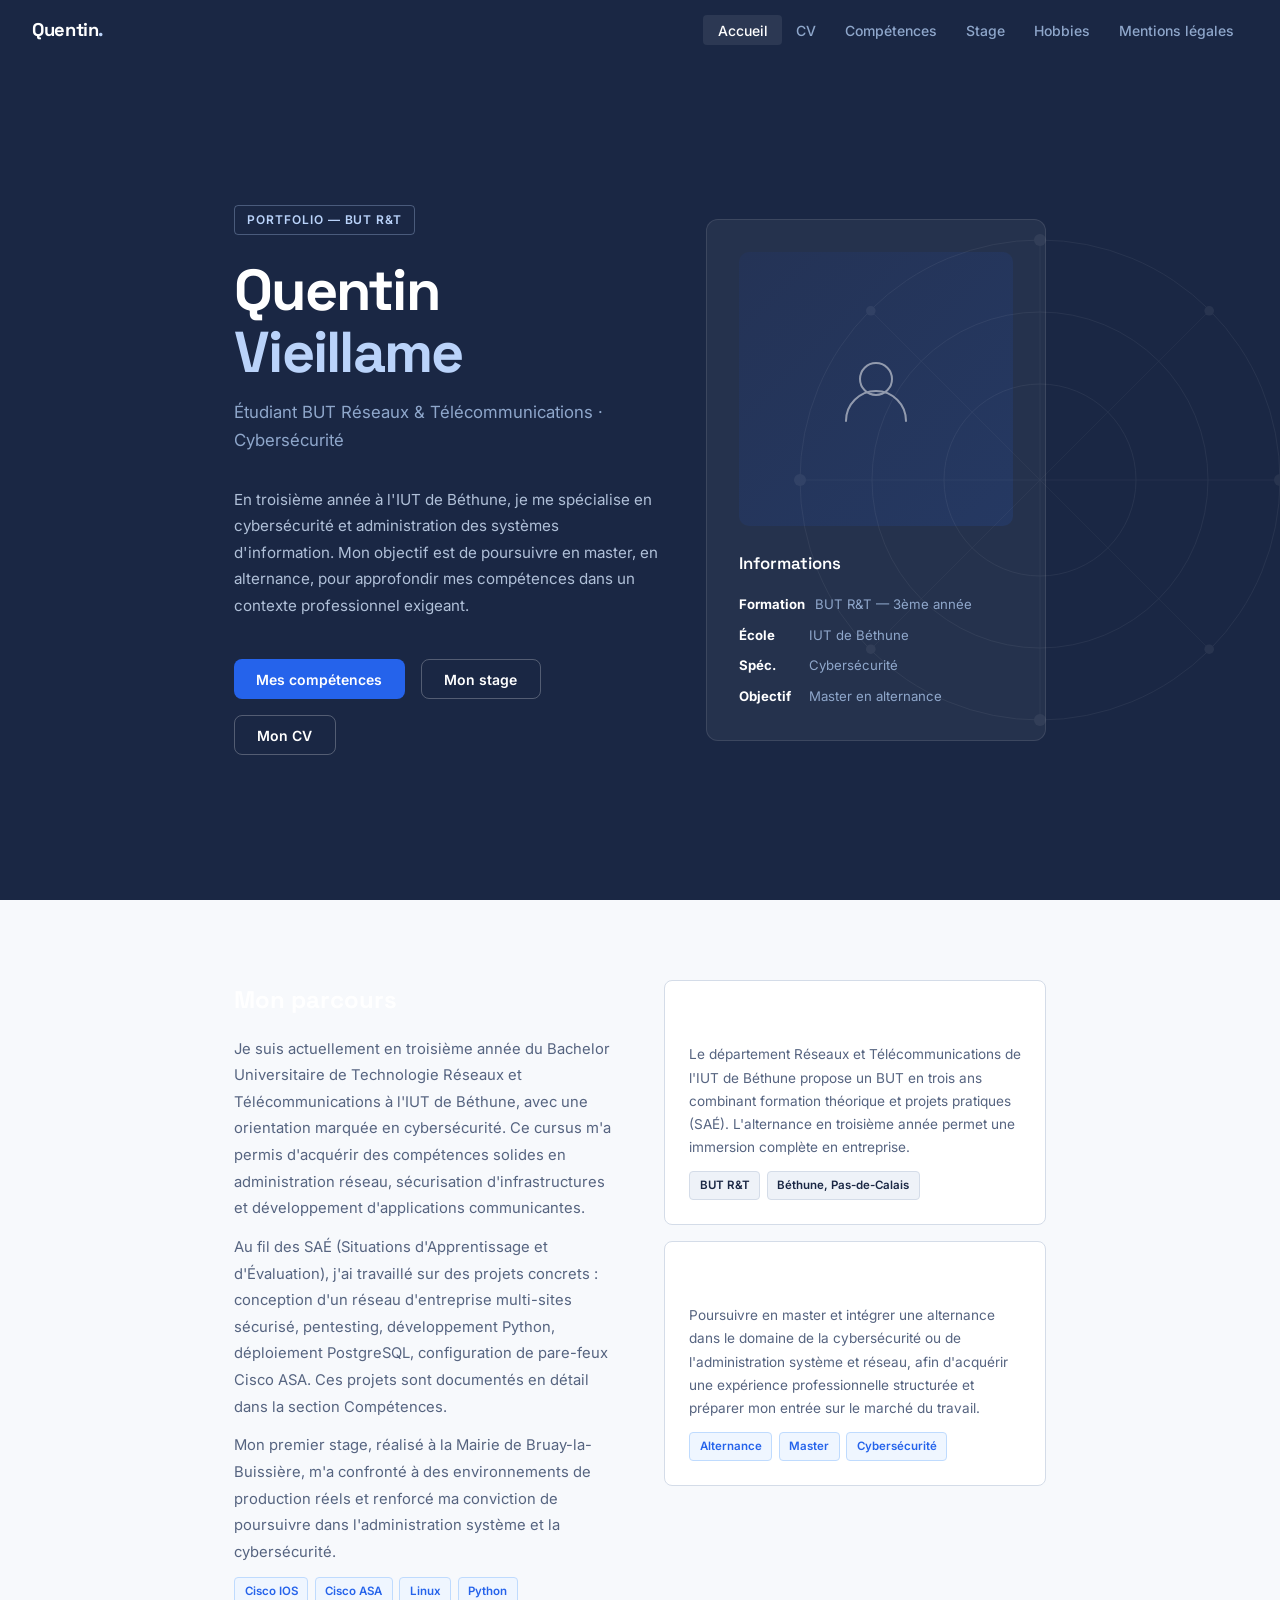
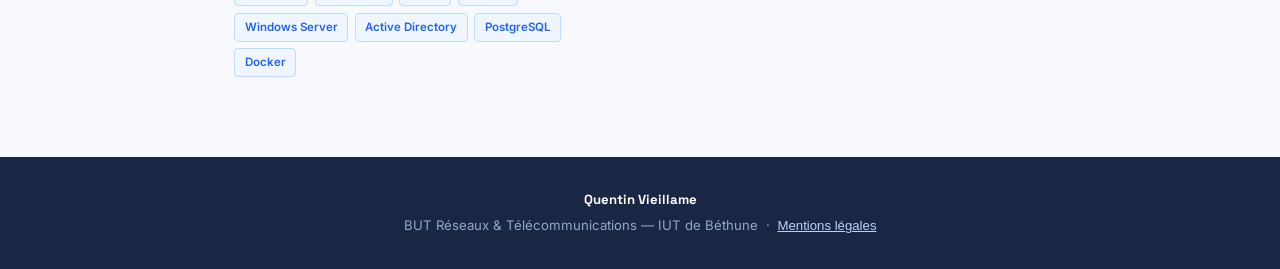
<file: index.html>
<!DOCTYPE html>
<html lang="fr">
<head>
<meta charset="UTF-8">
<meta name="viewport" content="width=device-width, initial-scale=1.0">
<title>Quentin Vieillame — Portfolio</title>
<link rel="preconnect" href="https://fonts.googleapis.com">
<link rel="preconnect" href="https://fonts.gstatic.com" crossorigin>
<link href="https://fonts.googleapis.com/css2?family=Space+Grotesk:wght@300;400;500;600;700&family=Inter:wght@300;400;500;600&display=swap" rel="stylesheet">
<style>
:root {
  --navy:    #1A2744;
  --navy2:   #243356;
  --blue:    #2563EB;
  --blue-lt: #3B82F6;
  --sky:     #BAD3FA;
  --white:   #FFFFFF;
  --off:     #F7F9FC;
  --off2:    #EEF2F8;
  --text:    #1A2744;
  --muted:   #566480;
  --border:  #D4DCE8;
  --radius:  8px;
  --max:     860px;
  --font-h:  'Space Grotesk', sans-serif;
  --font-b:  'Inter', sans-serif;
}
*, *::before, *::after { box-sizing: border-box; margin: 0; padding: 0; }
html { scroll-behavior: smooth; }
body { font-family: var(--font-b); color: var(--text); background: var(--white); line-height: 1.65; font-size: 1rem; }

/* ── NAV ─────────────────────────────────────────────────────────────────── */
nav {
  position: fixed; top: 0; left: 0; right: 0; z-index: 100;
  background: var(--navy);
  display: flex; align-items: center; justify-content: space-between;
  padding: 0 2rem; height: 60px;
}
.nav-logo {
  font-family: var(--font-h); font-weight: 700; font-size: 1.15rem;
  color: var(--white); letter-spacing: -.02em; text-decoration: none;
}
.nav-logo span { color: var(--sky); }
.nav-links { display: flex; gap: 0; }
.nav-links button {
  background: none; border: none; cursor: pointer;
  font-family: var(--font-b); font-size: .875rem; font-weight: 500;
  color: #8FA7CB; padding: .4rem .9rem; border-radius: 4px;
  transition: color .15s, background .15s;
}
.nav-links button:hover, .nav-links button.active {
  color: var(--white); background: rgba(255,255,255,.08);
}
.nav-burger { display: none; background: none; border: none; cursor: pointer; padding: .4rem; }
.nav-burger span { display: block; width: 22px; height: 2px; background: var(--white); margin: 4px 0; border-radius: 2px; transition: .2s; }
.nav-mobile { display: none; flex-direction: column; background: var(--navy2); padding: .5rem 1rem 1rem; }
.nav-mobile button { background: none; border: none; cursor: pointer; font-family: var(--font-b); font-size: .9rem; font-weight: 500; color: #8FA7CB; padding: .6rem .5rem; text-align: left; width: 100%; border-radius: 4px; }
.nav-mobile button:hover, .nav-mobile button.active { color: var(--white); background: rgba(255,255,255,.06); }
.nav-mobile.open { display: flex; }

/* ── SECTIONS ────────────────────────────────────────────────────────────── */
.section { display: none; min-height: calc(100vh - 60px); padding-top: 60px; }
.section.active { display: block; }
.container { max-width: var(--max); margin: 0 auto; padding: 0 1.5rem; }

/* ── ACCUEIL ─────────────────────────────────────────────────────────────── */
#accueil {
  background: var(--navy);
  color: var(--white);
  position: relative; overflow: hidden;
}
.hero-grid {
  display: grid; grid-template-columns: 1fr 340px;
  gap: 3rem; align-items: center;
  min-height: calc(100vh - 60px); max-width: var(--max); margin: 0 auto; padding: 4rem 1.5rem;
}
.hero-bg {
  position: absolute; inset: 0; pointer-events: none; overflow: hidden;
}
.hero-bg svg { position: absolute; right: -60px; top: 50%; transform: translateY(-50%); opacity: .06; width: 600px; }
.hero-tag {
  display: inline-block; font-size: .75rem; font-weight: 600; letter-spacing: .08em;
  text-transform: uppercase; color: var(--sky); border: 1px solid rgba(186,211,250,.3);
  padding: .25rem .75rem; border-radius: 4px; margin-bottom: 1.5rem;
}
.hero-name {
  font-family: var(--font-h); font-size: clamp(2.4rem, 5vw, 3.6rem);
  font-weight: 700; line-height: 1.08; letter-spacing: -.03em;
  margin-bottom: 1rem;
}
.hero-name em { color: var(--sky); font-style: normal; }
.hero-role { font-size: 1.05rem; color: #8FA7CB; margin-bottom: 2rem; font-weight: 400; }
.hero-bio { font-size: .95rem; color: #B0C0D8; line-height: 1.75; max-width: 52ch; margin-bottom: 2.5rem; }
.hero-cta { display: flex; gap: 1rem; flex-wrap: wrap; }
.btn {
  display: inline-flex; align-items: center; gap: .45rem;
  font-family: var(--font-b); font-size: .875rem; font-weight: 600;
  padding: .65rem 1.4rem; border-radius: var(--radius); cursor: pointer;
  border: none; text-decoration: none; transition: .15s;
}
.btn-primary { background: var(--blue); color: var(--white); }
.btn-primary:hover { background: var(--blue-lt); }
.btn-outline { background: transparent; color: var(--white); border: 1.5px solid rgba(255,255,255,.25); }
.btn-outline:hover { border-color: var(--sky); color: var(--sky); }
.hero-card {
  background: rgba(255,255,255,.05); border: 1px solid rgba(255,255,255,.1);
  border-radius: 12px; padding: 2rem;
}
.hero-card-photo {
  width: 100%; aspect-ratio: 1; border-radius: 10px; overflow: hidden; margin-bottom: 1.5rem;
  background: linear-gradient(135deg, #243356 0%, #2563EB22 100%);
  display: flex; align-items: center; justify-content: center;
}
.hero-card-photo svg { width: 80px; opacity: .5; }
.hero-card h3 { font-family: var(--font-h); font-size: 1.05rem; font-weight: 600; margin-bottom: 1rem; color: var(--white); }
.hero-card-info { list-style: none; display: flex; flex-direction: column; gap: .55rem; }
.hero-card-info li { font-size: .825rem; color: #8FA7CB; display: flex; gap: .6rem; align-items: flex-start; }
.hero-card-info li strong { color: var(--white); min-width: 60px; }

.section-about { background: var(--off); padding: 5rem 0; }
.about-grid { display: grid; grid-template-columns: 1fr 1fr; gap: 3rem; }
.about-block h2 { font-family: var(--font-h); font-size: 1.5rem; font-weight: 700; margin-bottom: 1rem; }
.about-block p { color: var(--muted); font-size: .925rem; line-height: 1.8; margin-bottom: .75rem; }
.school-card { background: var(--white); border: 1px solid var(--border); border-radius: var(--radius); padding: 1.5rem; }
.school-card h3 { font-family: var(--font-h); font-size: 1rem; font-weight: 600; margin-bottom: .75rem; }
.school-card p { font-size: .85rem; color: var(--muted); line-height: 1.7; margin-bottom: .6rem; }
.tag-row { display: flex; flex-wrap: wrap; gap: .4rem; margin-top: .75rem; }
.tag { font-size: .72rem; font-weight: 600; padding: .25rem .6rem; border-radius: 4px; background: var(--off2); color: var(--navy); border: 1px solid var(--border); }
.tag.blue { background: #EFF6FF; color: var(--blue); border-color: #BFDBFE; }

/* ── COMPÉTENCES ─────────────────────────────────────────────────────────── */
#competences { background: var(--white); }
.comp-header { background: var(--navy); color: var(--white); padding: 4rem 0 3rem; }
.comp-header .container { }
.section-label { font-size: .72rem; font-weight: 600; letter-spacing: .1em; text-transform: uppercase; color: var(--sky); margin-bottom: .75rem; }
.comp-header h2 { font-family: var(--font-h); font-size: 2rem; font-weight: 700; margin-bottom: .75rem; }
.comp-header p { color: #8FA7CB; font-size: .925rem; max-width: 58ch; }
.comp-body { padding: 3rem 0 5rem; }
.bloc { margin-bottom: 2.5rem; }
.bloc-title {
  font-family: var(--font-h); font-size: .8rem; font-weight: 700;
  letter-spacing: .06em; text-transform: uppercase; color: var(--blue);
  border-bottom: 2px solid var(--off2); padding-bottom: .5rem; margin-bottom: 1rem;
}
details.ac { border: 1px solid var(--border); border-radius: var(--radius); overflow: hidden; margin-bottom: .6rem; }
details.ac + details.ac { }
summary.ac-sum {
  display: flex; align-items: center; justify-content: space-between;
  padding: .9rem 1.1rem; cursor: pointer; font-size: .875rem; font-weight: 600;
  background: var(--white); color: var(--text); list-style: none; gap: 1rem;
  transition: background .15s;
}
summary.ac-sum:hover { background: var(--off); }
details.ac[open] summary.ac-sum { background: var(--off); border-bottom: 1px solid var(--border); }
summary.ac-sum::after { content: '+'; font-size: 1.1rem; color: var(--blue); flex-shrink: 0; }
details.ac[open] summary.ac-sum::after { content: '−'; }
.ac-code { font-size: .72rem; font-weight: 700; color: var(--blue); background: #EFF6FF; border: 1px solid #BFDBFE; padding: .15rem .45rem; border-radius: 3px; white-space: nowrap; }
.ac-body { padding: 1.2rem 1.1rem; font-size: .875rem; color: var(--muted); line-height: 1.75; }
.ac-body p { margin-bottom: .75rem; }
.ac-body ul { padding-left: 1.2rem; margin-bottom: .75rem; }
.ac-body li { margin-bottom: .35rem; }
.ac-body code { background: var(--off2); padding: .1rem .35rem; border-radius: 3px; font-size: .82em; font-family: 'Courier New', monospace; color: var(--navy); }
.ac-sae { display: inline-block; font-size: .72rem; font-weight: 600; background: #F0FDF4; color: #166534; border: 1px solid #BBF7D0; padding: .2rem .5rem; border-radius: 3px; margin-bottom: .75rem; }
.comp-link-full { background: var(--off); border: 1px solid var(--border); border-radius: var(--radius); padding: 1.25rem 1.5rem; display: flex; align-items: center; justify-content: space-between; gap: 1rem; flex-wrap: wrap; }
.comp-link-full p { font-size: .875rem; color: var(--muted); }
.comp-link-full strong { color: var(--text); }

/* ── STAGE ───────────────────────────────────────────────────────────────── */
#stage { background: var(--white); }
.stage-header { background: linear-gradient(135deg, var(--navy) 0%, #243A6E 100%); color: var(--white); padding: 4rem 0 3rem; }
.stage-header h2 { font-family: var(--font-h); font-size: 2rem; font-weight: 700; margin-bottom: .6rem; }
.stage-header p { color: #8FA7CB; font-size: .925rem; max-width: 52ch; }
.stage-body { padding: 3.5rem 0 5rem; }
.stage-info-grid { display: grid; grid-template-columns: 1fr 1fr; gap: 1.5rem; margin-bottom: 3rem; }
.info-card { background: var(--off); border: 1px solid var(--border); border-radius: var(--radius); padding: 1.25rem; }
.info-card-label { font-size: .72rem; font-weight: 700; letter-spacing: .06em; text-transform: uppercase; color: var(--blue); margin-bottom: .5rem; }
.info-card-value { font-family: var(--font-h); font-size: 1rem; font-weight: 600; color: var(--text); }
.info-card-sub { font-size: .8rem; color: var(--muted); margin-top: .2rem; }
.stage-section-title { font-family: var(--font-h); font-size: 1.25rem; font-weight: 700; margin-bottom: 1.25rem; color: var(--text); }
.timeline { position: relative; padding-left: 1.75rem; }
.timeline::before { content: ''; position: absolute; left: 6px; top: 6px; bottom: 6px; width: 2px; background: var(--border); }
.tl-item { position: relative; margin-bottom: 2rem; }
.tl-item::before { content: ''; position: absolute; left: -1.75rem; top: 6px; width: 12px; height: 12px; border-radius: 50%; background: var(--blue); border: 2px solid var(--white); box-shadow: 0 0 0 2px var(--border); }
.tl-item h4 { font-family: var(--font-h); font-size: .95rem; font-weight: 700; margin-bottom: .35rem; }
.tl-item p { font-size: .875rem; color: var(--muted); line-height: 1.7; }
.tl-item .tl-tags { display: flex; flex-wrap: wrap; gap: .35rem; margin-top: .6rem; }
.tech-grid { display: grid; grid-template-columns: repeat(3, 1fr); gap: 1rem; margin-top: 1.5rem; }
.tech-card { background: var(--off); border: 1px solid var(--border); border-radius: var(--radius); padding: 1rem; }
.tech-card-icon { font-size: 1.4rem; margin-bottom: .5rem; }
.tech-card h4 { font-family: var(--font-h); font-size: .85rem; font-weight: 700; margin-bottom: .3rem; }
.tech-card p { font-size: .78rem; color: var(--muted); line-height: 1.6; }

/* ── HOBBIES ─────────────────────────────────────────────────────────────── */
#hobbies { background: var(--off); }
.hobby-header { background: var(--navy); color: var(--white); padding: 4rem 0 3rem; }
.hobby-header h2 { font-family: var(--font-h); font-size: 2rem; font-weight: 700; margin-bottom: .6rem; }
.hobby-header p { color: #8FA7CB; font-size: .925rem; }
.hobby-body { padding: 3.5rem 0 5rem; }
.hobby-grid { display: grid; grid-template-columns: 1fr 1fr; gap: 2rem; }
.hobby-card { background: var(--white); border: 1px solid var(--border); border-radius: 12px; overflow: hidden; }
.hobby-card-img {
  height: 180px; display: flex; align-items: center; justify-content: center;
  font-size: 4rem;
}
.hobby-card-img.gaming { background: linear-gradient(135deg, #1a1f36 0%, #243356 100%); }
.hobby-card-img.writing { background: linear-gradient(135deg, #1a2744 0%, #1e3a5f 100%); }
.hobby-card-body { padding: 1.5rem; }
.hobby-card-body h3 { font-family: var(--font-h); font-size: 1.1rem; font-weight: 700; margin-bottom: .6rem; }
.hobby-card-body p { font-size: .875rem; color: var(--muted); line-height: 1.75; margin-bottom: .75rem; }

/* ── MENTIONS LÉGALES ────────────────────────────────────────────────────── */
#mentions { background: var(--white); }
.mentions-header { background: var(--navy); color: var(--white); padding: 4rem 0 3rem; }
.mentions-header h2 { font-family: var(--font-h); font-size: 2rem; font-weight: 700; margin-bottom: .6rem; }
.mentions-header p { color: #8FA7CB; font-size: .925rem; }
.mentions-body { padding: 3.5rem 0 5rem; }
.mentions-section { margin-bottom: 2.5rem; border-bottom: 1px solid var(--border); padding-bottom: 2.5rem; }
.mentions-section:last-child { border-bottom: none; }
.mentions-section h3 { font-family: var(--font-h); font-size: 1rem; font-weight: 700; margin-bottom: .75rem; color: var(--text); }
.mentions-section p { font-size: .875rem; color: var(--muted); line-height: 1.8; margin-bottom: .5rem; }
.mentions-section a { color: var(--blue); text-decoration: none; }
.mentions-section a:hover { text-decoration: underline; }

/* ── FOOTER ──────────────────────────────────────────────────────────────── */
footer {
  background: var(--navy); color: #8FA7CB;
  padding: 2rem 0; text-align: center; font-size: .825rem;
}
footer .f-name { font-family: var(--font-h); color: var(--white); font-weight: 700; margin-bottom: .25rem; }
footer a { color: var(--sky); text-decoration: none; }

/* ── RESPONSIVE ──────────────────────────────────────────────────────────── */
@media (max-width: 720px) {
  nav { padding: 0 1rem; }
  .nav-links { display: none; }
  .nav-burger { display: block; }
  .hero-grid { grid-template-columns: 1fr; padding: 2.5rem 1.25rem 3rem; }
  .hero-card { display: none; }
  .about-grid { grid-template-columns: 1fr; }
  .stage-info-grid { grid-template-columns: 1fr; }
  .tech-grid { grid-template-columns: 1fr 1fr; }
  .hobby-grid { grid-template-columns: 1fr; }
  .comp-link-full { flex-direction: column; }
}
@media (max-width: 480px) {
  .tech-grid { grid-template-columns: 1fr; }
  .hero-name { font-size: 2.1rem; }
}
</style>
</head>
<body>

<!-- ── NAVIGATION ──────────────────────────────────────────────────────────── -->
<nav>
  <a class="nav-logo" href="#" onclick="showSection('accueil')">
    Quentin<span>.</span>
  </a>
  <div class="nav-links">
    <button onclick="showSection('accueil')" class="active" id="nav-accueil">Accueil</button>
    <button onclick="go('cv')" id="nav-cv">CV</button>
    <button onclick="go('competences')" id="nav-competences">Compétences</button>
    <button onclick="go('stage')" id="nav-stage">Stage</button>
    <button onclick="go('hobbies')" id="nav-hobbies">Hobbies</button>
    <button onclick="go('mentions')" id="nav-mentions">Mentions légales</button>
  </div>
  <button class="nav-burger" onclick="toggleMenu()" aria-label="Menu">
    <span></span><span></span><span></span>
  </button>
</nav>
<div class="nav-mobile" id="nav-mobile">
  <button onclick="showSection('accueil');toggleMenu()" id="mob-accueil" class="active">Accueil</button>
  <button onclick="go('cv');toggleMenu()" id="mob-cv">CV</button>
  <button onclick="go('competences');toggleMenu()" id="mob-competences">Compétences</button>
  <button onclick="go('stage');toggleMenu()" id="mob-stage">Stage</button>
  <button onclick="go('hobbies');toggleMenu()" id="mob-hobbies">Hobbies</button>
  <button onclick="go('mentions');toggleMenu()" id="mob-mentions">Mentions légales</button>
</div>

<!-- ══════════════════════════════════════════════════════════════════════════ -->
<!-- ACCUEIL                                                                    -->
<!-- ══════════════════════════════════════════════════════════════════════════ -->
<div id="accueil" class="section active">
  <div style="background:var(--navy);position:relative;overflow:hidden;">
    <div class="hero-bg">
      <svg viewBox="0 0 500 500" fill="none" xmlns="http://www.w3.org/2000/svg">
        <circle cx="250" cy="250" r="200" stroke="white" stroke-width=".8"/>
        <circle cx="250" cy="250" r="140" stroke="white" stroke-width=".8"/>
        <circle cx="250" cy="250" r="80" stroke="white" stroke-width=".8"/>
        <line x1="50" y1="250" x2="450" y2="250" stroke="white" stroke-width=".6"/>
        <line x1="250" y1="50" x2="250" y2="450" stroke="white" stroke-width=".6"/>
        <line x1="109" y1="109" x2="391" y2="391" stroke="white" stroke-width=".5"/>
        <line x1="391" y1="109" x2="109" y2="391" stroke="white" stroke-width=".5"/>
        <circle cx="250" cy="50" r="5" fill="white"/>
        <circle cx="450" cy="250" r="5" fill="white"/>
        <circle cx="250" cy="450" r="5" fill="white"/>
        <circle cx="50" cy="250" r="5" fill="white"/>
        <circle cx="391" cy="109" r="4" fill="white"/>
        <circle cx="391" cy="391" r="4" fill="white"/>
        <circle cx="109" cy="109" r="4" fill="white"/>
        <circle cx="109" cy="391" r="4" fill="white"/>
      </svg>
    </div>
    <div class="hero-grid">
      <div class="hero-left">
        <div class="hero-tag">Portfolio — BUT R&T</div>
        <h1 class="hero-name">Quentin<br><em>Vieillame</em></h1>
        <p class="hero-role">Étudiant BUT Réseaux &amp; Télécommunications · Cybersécurité</p>
        <p class="hero-bio">
          En troisième année à l'IUT de Béthune, je me spécialise en cybersécurité et administration des systèmes d'information. Mon objectif est de poursuivre en master, en alternance, pour approfondir mes compétences dans un contexte professionnel exigeant.
        </p>
        <div class="hero-cta">
          <button class="btn btn-primary" onclick="go('competences')">Mes compétences</button>
          <button class="btn btn-outline" onclick="go('stage')">Mon stage</button>
          <button class="btn btn-outline" onclick="go('cv')">Mon CV</button>
        </div>
      </div>
      <div class="hero-card">
        <div class="hero-card-photo">
          <svg viewBox="0 0 80 80" fill="none" xmlns="http://www.w3.org/2000/svg">
            <circle cx="40" cy="30" r="16" stroke="white" stroke-width="2"/>
            <path d="M10 72c0-16.569 13.431-30 30-30s30 13.431 30 30" stroke="white" stroke-width="2" stroke-linecap="round"/>
          </svg>
        </div>
        <h3>Informations</h3>
        <ul class="hero-card-info">
          <li><strong>Formation</strong> BUT R&T — 3ème année</li>
          <li><strong>École</strong> IUT de Béthune</li>
          <li><strong>Spéc.</strong> Cybersécurité</li>
          <li><strong>Objectif</strong> Master en alternance</li>
        </ul>
      </div>
    </div>
  </div>

  <!-- Section À propos -->
  <div class="section-about">
    <div class="container">
      <div class="about-grid">
        <div class="about-block">
          <h2>Mon parcours</h2>
          <p>
            Je suis actuellement en troisième année du Bachelor Universitaire de Technologie Réseaux et Télécommunications à l'IUT de Béthune, avec une orientation marquée en cybersécurité. Ce cursus m'a permis d'acquérir des compétences solides en administration réseau, sécurisation d'infrastructures et développement d'applications communicantes.
          </p>
          <p>
            Au fil des SAÉ (Situations d'Apprentissage et d'Évaluation), j'ai travaillé sur des projets concrets : conception d'un réseau d'entreprise multi-sites sécurisé, pentesting, développement Python, déploiement PostgreSQL, configuration de pare-feux Cisco ASA. Ces projets sont documentés en détail dans la section Compétences.
          </p>
          <p>
            Mon premier stage, réalisé à la Mairie de Bruay-la-Buissière, m'a confronté à des environnements de production réels et renforcé ma conviction de poursuivre dans l'administration système et la cybersécurité.
          </p>
          <div class="tag-row">
            <span class="tag blue">Cisco IOS</span>
            <span class="tag blue">Cisco ASA</span>
            <span class="tag blue">Linux</span>
            <span class="tag blue">Python</span>
            <span class="tag blue">Windows Server</span>
            <span class="tag blue">Active Directory</span>
            <span class="tag blue">PostgreSQL</span>
            <span class="tag blue">Docker</span>
          </div>
        </div>
        <div>
          <div class="school-card" style="margin-bottom:1rem;">
            <h3>IUT de Béthune — Département R&T</h3>
            <p>Le département Réseaux et Télécommunications de l'IUT de Béthune propose un BUT en trois ans combinant formation théorique et projets pratiques (SAÉ). L'alternance en troisième année permet une immersion complète en entreprise.</p>
            <div class="tag-row">
              <span class="tag">BUT R&T</span>
              <span class="tag">Béthune, Pas-de-Calais</span>
            </div>
          </div>
          <div class="school-card">
            <h3>Objectif professionnel</h3>
            <p>Poursuivre en master et intégrer une alternance dans le domaine de la cybersécurité ou de l'administration système et réseau, afin d'acquérir une expérience professionnelle structurée et préparer mon entrée sur le marché du travail.</p>
            <div class="tag-row">
              <span class="tag blue">Alternance</span>
              <span class="tag blue">Master</span>
              <span class="tag blue">Cybersécurité</span>
            </div>
          </div>
        </div>
      </div>
    </div>
  </div>
</div>

<!-- ══════════════════════════════════════════════════════════════════════════ -->
<!-- COMPÉTENCES                                                                -->
<!-- ══════════════════════════════════════════════════════════════════════════ -->
<div id="competences" class="section">
  <div class="comp-header">
    <div class="container">
      <div class="section-label">BUT R&T — Semestres 3 &amp; 4</div>
      <h2>Compétences développées</h2>
      <p>Compétences acquises au fil des SAÉ de deuxième année, organisées par bloc de compétences du référentiel BUT R&T.</p>
    </div>
  </div>
  <div class="comp-body">
    <div class="container">

      <!-- SURVEILLER -->
      <div class="bloc">
        <div class="bloc-title">Surveiller</div>

        <details class="ac">
          <summary class="ac-sum">
            <span><span class="ac-code">AC25.01</span> &nbsp;Administrer les protections contre les logiciels malveillants</span>
          </summary>
          <div class="ac-body">
            <span class="ac-sae">SAÉ 3.Cyber.04 — Découvrir le pentesting</span>
            <p>Analyse de la surface d'attaque d'une machine cible depuis Kali Linux (nmap, curl), identification des services exposés et définition des contre-mesures adaptées : désactivation des services inutiles, hachage bcrypt au lieu de Base64, restriction des droits sudo, fail2ban sur SSH.</p>
            <ul>
              <li>Outil principal : <code>nmap -all 10.16.20.187</code></li>
              <li>Reconnaissance des services exposés et des versions vulnérables</li>
              <li>Définition d'un plan de protection priorisé basé sur la surface d'attaque réelle</li>
            </ul>
          </div>
        </details>

        <details class="ac">
          <summary class="ac-sum">
            <span><span class="ac-code">AC25.02</span> &nbsp;Prendre en main des outils de test de pénétration réseau/système</span>
          </summary>
          <div class="ac-body">
            <span class="ac-sae">SAÉ 3.Cyber.04 — Découvrir le pentesting</span>
            <p>Session de pentesting complète en 6 étapes : reconnaissance nmap → extraction de credentials Base64 via curl → contournement du port knocking SSH (deux terminaux en parallèle) → connexion SSH → escalade de privilèges via <code>sudo vim :!bin/sh</code> → récupération du flag.</p>
            <ul>
              <li>Méthode : kill chain offensive de A à Z sur environnement réel</li>
              <li>Ressource clé : GTFOBins pour l'escalade de privilèges</li>
              <li>Compris pourquoi Base64 ≠ chiffrement, et les limites du port knocking seul</li>
            </ul>
          </div>
        </details>
      </div>

      <!-- SÉCURISER -->
      <div class="bloc">
        <div class="bloc-title">Sécuriser</div>

        <details class="ac">
          <summary class="ac-sum">
            <span><span class="ac-code">AC24.01</span> &nbsp;Connaître et utiliser les bonnes pratiques et recommandations de cybersécurité (ANSSI)</span>
          </summary>
          <div class="ac-body">
            <span class="ac-sae">SAÉ 4.Cyber.01 — Sécuriser un SI</span>
            <p>Analyse des 62 recommandations du guide ANSSI pour la protection des SI essentiels (v1.0), confrontées à notre infrastructure Packet Tracer. Résultat : <strong>85 % de conformité</strong> (53 mesures retenues, 5 exclues avec plan d'action production documenté).</p>
          </div>
        </details>

        <details class="ac">
          <summary class="ac-sum">
            <span><span class="ac-code">AC24.02</span> &nbsp;Mettre en œuvre les outils fondamentaux de sécurisation d'une infrastructure réseau</span>
          </summary>
          <div class="ac-body">
            <span class="ac-sae">SAÉ 4.Cyber.01 — Sécuriser un SI</span>
            <p>Déploiement d'une double couche de filtrage sur deux sites : ACL <code>BLOCK_SERVICE_PROD</code> (whitelist stateful avec <code>established</code> et <code>echo-reply</code>) sur switchs L3 SR1/SR2, et pare-feux Cisco ASA 5506-X avec ACLs INSIDE_IN / OUTSIDE_IN / DMZ_IN et <code>inspect icmp</code>.</p>
          </div>
        </details>

        <details class="ac">
          <summary class="ac-sum">
            <span><span class="ac-code">AC24.03</span> &nbsp;Sécuriser les services (HTTP, DNS, SMTP)</span>
          </summary>
          <div class="ac-body">
            <span class="ac-sae">SAÉ 4.Cyber.01 — Sécuriser un SI</span>
            <p>Migration HTTP → HTTPS sur Apache2 (ma spécialisation individuelle) : certificat auto-signé RSA 4096 bits avec OpenSSL, en-têtes HSTS / X-Frame-Options / X-XSS-Protection, redirection permanente port 80 → 443. DNS sécurisé par DNSSEC (ZSK RSA 2048 + KSK RSA 4096) par Matisse Rudiger.</p>
          </div>
        </details>

        <details class="ac">
          <summary class="ac-sum">
            <span><span class="ac-code">AC24.04</span> &nbsp;Choisir les outils cryptographiques adaptés au besoin fonctionnel</span>
          </summary>
          <div class="ac-body">
            <span class="ac-sae">SAÉ 4.Cyber.01 — Sécuriser un SI</span>
            <p>Trois outils cryptographiques distincts selon le besoin : <strong>IPSec AES-256 / SHA-256 / DH Group 5</strong> pour le tunnel inter-sites, <strong>TLS RSA 4096</strong> pour les services DMZ, <strong>DNSSEC</strong> (signatures RSA) pour l'intégrité DNS. Compréhension de la différence encodage / hachage / chiffrement.</p>
          </div>
        </details>

        <details class="ac">
          <summary class="ac-sum">
            <span><span class="ac-code">AC24.05</span> &nbsp;Connaître les différents types d'attaque réseau</span>
          </summary>
          <div class="ac-body">
            <span class="ac-sae">SAÉ 4.Cyber.01 — Sécuriser un SI</span>
            <p>Attaque STP (Root Bridge Hijacking) mise en pratique : switch SW-A configuré avec priorité 0 sur tous les VLANs pour s'élire Root Bridge. Conséquences : trafic inter-VLANs redirigé via l'attaquant (Man-in-the-Middle L2). Contre-mesure : BPDU Guard + PortFast sur tous les ports d'accès.</p>
          </div>
        </details>

        <details class="ac">
          <summary class="ac-sum">
            <span><span class="ac-code">AC24.06</span> &nbsp;Maîtriser les outils de documentation technique en anglais</span>
          </summary>
          <div class="ac-body">
            <span class="ac-sae">SAÉ 3.02 — Développer des applications communicantes</span>
            <p>Code source en anglais (PEP 8), README.md complet, consultation des documentations officielles PyPDF2, openpyxl, BeautifulSoup, socket Python. Conventions respectées : <code>snake_case</code>, <code>CamelCase</code>, <code>UPPER_CASE</code>, docstrings Google style.</p>
          </div>
        </details>
      </div>

      <!-- PROGRAMMER -->
      <div class="bloc">
        <div class="bloc-title">Programmer</div>

        <details class="ac">
          <summary class="ac-sum">
            <span><span class="ac-code">AC23.01</span> &nbsp;Automatiser l'administration système avec des scripts</span>
          </summary>
          <div class="ac-body">
            <span class="ac-sae">SAÉ 3.Cyber.03 — Réseau multi-sites sécurisé</span>
            <p>Script PowerShell déployé par GPO pour monter automatiquement les partages réseau au logon. Script Bash <code>init_prod.sh</code> dans <code>/docker-entrypoint-initdb.d/</code> pour initialiser PostgreSQL au premier démarrage du conteneur Docker.</p>
          </div>
        </details>

        <details class="ac">
          <summary class="ac-sum">
            <span><span class="ac-code">AC23.02</span> &nbsp;Développer une application à partir d'un cahier des charges</span>
          </summary>
          <div class="ac-body">
            <span class="ac-sae">SAÉ 3.02 — Développer des applications communicantes</span>
            <p>Application client/serveur de recherche documentaire en Python, structurée en trois modules séparés (<code>serveur.py</code>, <code>client.py</code>, <code>recherche.py</code>). Interface Tkinter, 4 formats de fichiers (PDF, Excel, HTML, TXT nommés <code>pentesting.*</code>), 4 modes de recherche (simple, AND, OR, regex). <code>requirements.txt</code> : PyPDF2, openpyxl, beautifulsoup4.</p>
          </div>
        </details>

        <details class="ac">
          <summary class="ac-sum">
            <span><span class="ac-code">AC23.03</span> &nbsp;Développer des applications en utilisant les principes de la communication réseau</span>
          </summary>
          <div class="ac-body">
            <span class="ac-sae">SAÉ 3.02 — Développer des applications communicantes</span>
            <p>Socket TCP Python from scratch : <code>socket.AF_INET</code>, <code>SO_REUSEADDR</code>, multi-clients via threads daemon, sérialisation JSON, réception par chunks (buffer 16 384 octets), déconnexion propre via signal <code>"q"</code>. Port serveur : 52300.</p>
          </div>
        </details>

        <details class="ac">
          <summary class="ac-sum">
            <span><span class="ac-code">AC23.04</span> &nbsp;Installer et administrer un système de gestion de données</span>
          </summary>
          <div class="ac-body">
            <span class="ac-sae">SAÉ 3.02 — Développer des applications communicantes</span>
            <p>PostgreSQL 14 sur Linux : base <code>société_62</code>, schéma <code>production</code>, 4 rôles (prod_rw, web_read, replicat, prod_admin), 3 tables (clients, produits, employe). Authentification md5 dans <code>pg_hba.conf</code>. Réplication streaming avec <code>pg_basebackup</code> vers un serveur secondaire.</p>
          </div>
        </details>

        <details class="ac">
          <summary class="ac-sum">
            <span><span class="ac-code">AC23.05</span> &nbsp;Développer un moteur de recherche multi-format</span>
          </summary>
          <div class="ac-body">
            <span class="ac-sae">SAÉ 3.02 — Développer des applications communicantes</span>
            <p>Module <code>recherche.py</code> : parseurs PyPDF2 (PDF), openpyxl (xlsx), BeautifulSoup (HTML), lecture TXT avec <code>@lru_cache(maxsize=128)</code>. Fonction <code>match_logic()</code> unifiée pour 4 modes. Gestion des PDFs numérisés et des regex invalides (<code>try/except re.error</code>).</p>
          </div>
        </details>
      </div>

      <!-- CONNECTER -->
      <div class="bloc">
        <div class="bloc-title">Connecter</div>

        <details class="ac">
          <summary class="ac-sum">
            <span><span class="ac-code">AC22.01</span> &nbsp;Maîtriser les systèmes de transmission radio (SDR, GNU Radio)</span>
          </summary>
          <div class="ac-body">
            <span class="ac-sae">SAÉ 3.01 — Mettre en œuvre un système de transmission</span>
            <p>Adalm-Pluto (SDR 325 MHz–3,8 GHz) + GNU Radio : récepteur FM avec la relation <code>Fs = samp_rate / dRS × dAD</code>, émetteur/récepteur AM. Analyse spectrale avec MCS Spectrum Analyzer sur fichiers .mdr. Étude du standard DAB+ (COFDM, 1536 sous-porteuses, HE-AAC v2).</p>
          </div>
        </details>

        <details class="ac">
          <summary class="ac-sum">
            <span><span class="ac-code">AC22.02</span> &nbsp;Connecter des systèmes de gestion réseau à des environnements distants</span>
          </summary>
          <div class="ac-body">
            <span class="ac-sae">SAÉ 3.Cyber.04 — Découvrir le pentesting</span>
            <p>Accès SSH sur machine protégée par port knocking : synchronisation à deux terminaux (SSH en attente active pendant le knocking nmap). Escalade de privilèges post-connexion via <code>sudo vim :!bin/sh</code>.</p>
          </div>
        </details>

        <details class="ac">
          <summary class="ac-sum">
            <span><span class="ac-code">AC22.03</span> &nbsp;Mettre en place une connexion multi-site via un réseau opérateur</span>
          </summary>
          <div class="ac-body">
            <span class="ac-sae">SAÉ 4.Cyber.01 — Sécuriser un SI</span>
            <p>Tunnel GRE over IPSec entre R1 et R3 via un routeur de transit R2 (réseau opérateur). Dual OSPF process : OSPF 1 pour le réseau physique, OSPF 2 pour le tunnel avec <code>redistribute ospf 1</code> et <code>redistribute connected</code>. Vérification : <code>Tunnel0 is up / ping !!!!!</code></p>
          </div>
        </details>

        <details class="ac">
          <summary class="ac-sum">
            <span><span class="ac-code">AC22.04</span> &nbsp;Analyser les réseaux d'accès des opérateurs (LTE, Wi-Fi, DAB+)</span>
          </summary>
          <div class="ac-body">
            <span class="ac-sae">SAÉ 3.01 — Mettre en œuvre un système de transmission</span>
            <p>Analyse des trames 4G LTE échangées avec un relais proche de l'IUT (Spectran V4 + MCS Analyzer). Observation de l'occupation des canaux Wi-Fi (2,4 GHz : seuls 1, 6, 11 non-chevauchants). Étude théorique DAB+ : OFDM, bande III, préfixe cyclique 246 µs.</p>
          </div>
        </details>

        <details class="ac">
          <summary class="ac-sum">
            <span><span class="ac-code">AC22.05</span> &nbsp;Capacité à questionner un cahier des charges RT</span>
          </summary>
          <div class="ac-body">
            <span class="ac-sae">SAÉ 4.Cyber.01 — Sécuriser un SI</span>
            <p>Analyse du CDC pour identifier les besoins de segmentation (3 VLANs/site), de services publics (DMZ), d'interconnexion sécurisée (GRE/IPSec) et de protection multicouche (ACL switch + ASA). Production de la matrice d'accès Admin/Service/Production qui devient la référence de test.</p>
          </div>
        </details>
      </div>

      <!-- ADMINISTRER -->
      <div class="bloc">
        <div class="bloc-title">Administrer</div>

        <details class="ac">
          <summary class="ac-sum">
            <span><span class="ac-code">AC21.01</span> &nbsp;Configurer et dépanner le routage dynamique</span>
          </summary>
          <div class="ac-body">
            <span class="ac-sae">SAÉ 4.Cyber.01 + SAÉ 3.Cyber.03</span>
            <p>Dual OSPF process SAÉ 4.Cyber.01 (OSPF 1 physique + OSPF 2 tunnel GRE avec redistribution). HSRP SAÉ 3.Cyber.03 : SR1_siege priorité 105 avec preempt, <code>ip helper-address 192.168.10.10</code> sur chaque SVI pour le relais DHCP centralisé vers le Windows Server.</p>
          </div>
        </details>

        <details class="ac">
          <summary class="ac-sum">
            <span><span class="ac-code">AC21.02</span> &nbsp;Configurer et expliquer une politique de sécurité réseau</span>
          </summary>
          <div class="ac-body">
            <span class="ac-sae">SAÉ 4.Cyber.01 — Sécuriser un SI</span>
            <p>Politique deny-all-permit-by-exception sur deux couches : ACL <code>BLOCK_SERVICE_PROD</code> sur switchs L3 + ACLs ASA (INSIDE_IN / OUTSIDE_IN / DMZ_IN) avec <code>inspect icmp</code>. Matrice de conformité : 9 scénarios testés et validés.</p>
          </div>
        </details>

        <details class="ac">
          <summary class="ac-sum">
            <span><span class="ac-code">AC21.03</span> &nbsp;Déployer des postes clients et des solutions virtualisées</span>
          </summary>
          <div class="ac-body">
            <span class="ac-sae">SAÉ 4.Cyber.01 + SAÉ 3.Cyber.03</span>
            <p>Infrastructure complète sous Cisco Packet Tracer (2 ASA 5506-X, 2 switchs L3, 3 routeurs, 2 serveurs DMZ). Windows Server 2022 multi-rôles (DHCP 10 scopes, DNS, Active Directory, WinGate). PostgreSQL sous Docker avec réplication. VMs Linux Ubuntu pour HTTPS et DNSSEC.</p>
          </div>
        </details>
      </div>

      <div class="comp-link-full">
        <div>
          <strong>Documentation complète avec preuves documentaires</strong>
          <p>Le fichier <code>competences.html</code> contient les configurations complètes, extraits de code, captures de pages du rapport et du Write Up, et blocs de réflexion analytique BUT2 pour chacun des 21 Apprentissages Critiques.</p>
        </div>
        <a href="competences.html" class="btn btn-primary" target="_blank">Voir le détail complet</a>
      </div>

    </div>
  </div>
</div>

<!-- ══════════════════════════════════════════════════════════════════════════ -->
<!-- STAGE                                                                      -->
<!-- ══════════════════════════════════════════════════════════════════════════ -->
<div id="stage" class="section">
  <div class="stage-header">
    <div class="container">
      <div class="section-label">Stage — 2ème année</div>
      <h2>Mairie de Bruay-la-Buissière</h2>
      <p>Service informatique de la Direction des Systèmes d'Information — 7 avril au 10 juin 2026</p>
    </div>
  </div>
  <div class="stage-body">
    <div class="container">

      <div class="stage-info-grid">
        <div class="info-card">
          <div class="info-card-label">Organisme</div>
          <div class="info-card-value">Mairie de Bruay-la-Buissière</div>
          <div class="info-card-sub">Direction des Systèmes d'Information (DSI)</div>
        </div>
        <div class="info-card">
          <div class="info-card-label">Période</div>
          <div class="info-card-value">7 avril — 10 juin 2026</div>
          <div class="info-card-sub">10 semaines</div>
        </div>
        <div class="info-card">
          <div class="info-card-label">Tuteur de stage</div>
          <div class="info-card-value">Christophe Verhaeghe</div>
          <div class="info-card-sub">Service informatique</div>
        </div>
        <div class="info-card">
          <div class="info-card-label">Domaine</div>
          <div class="info-card-value">Administration SI</div>
          <div class="info-card-sub">Réseau, sécurité, infrastructure</div>
        </div>
      </div>

      <h3 class="stage-section-title">Missions réalisées</h3>
      <div class="timeline">
        <div class="tl-item">
          <h4>Testbed sécurisé pour la télémaintenance</h4>
          <p>Conception et déploiement d'un environnement de test isolé permettant d'expérimenter la solution de télémaintenance <strong>Remotely</strong> dans des conditions contrôlées et sécurisées, avant tout déploiement en production sur le parc informatique municipal.</p>
          <div class="tl-tags">
            <span class="tag blue">Remotely</span>
            <span class="tag blue">VLANs 802.1Q</span>
            <span class="tag blue">Isolation réseau</span>
          </div>
        </div>
        <div class="tl-item">
          <h4>Configuration du pare-feu Stormshield SN210</h4>
          <p>Paramétrage des règles de filtrage sur le pare-feu <strong>Stormshield SN210</strong> pour sécuriser les flux du testbed, contrôler les accès entre segments réseau et garantir que la solution de télémaintenance ne constitue pas un vecteur d'intrusion vers l'infrastructure municipale.</p>
          <div class="tl-tags">
            <span class="tag blue">Stormshield SN210</span>
            <span class="tag blue">Politique de filtrage</span>
            <span class="tag blue">Règles de pare-feu</span>
          </div>
        </div>
        <div class="tl-item">
          <h4>Administration Windows Server 2022 &amp; Docker</h4>
          <p>Gestion de l'environnement serveur Windows Server 2022 du testbed. Déploiement de Remotely et d'autres services via <strong>Docker</strong> pour faciliter la maintenance et la portabilité des applications utilisées dans les tests.</p>
          <div class="tl-tags">
            <span class="tag blue">Windows Server 2022</span>
            <span class="tag blue">Docker</span>
            <span class="tag blue">Déploiement applicatif</span>
          </div>
        </div>
        <div class="tl-item">
          <h4>Interventions terrain</h4>
          <p>Participation aux opérations d'infrastructure physique du service informatique : brassage de baies informatiques dans les locaux techniques et installation de bornes Wi-Fi dans les bâtiments municipaux.</p>
          <div class="tl-tags">
            <span class="tag">Brassage de baies</span>
            <span class="tag">Installation Wi-Fi</span>
            <span class="tag">Infrastructure physique</span>
          </div>
        </div>
      </div>

      <h3 class="stage-section-title" style="margin-top:2.5rem;">Technologies utilisées</h3>
      <div class="tech-grid">
        <div class="tech-card">
          <div class="tech-card-icon">01</div>
          <h4>Stormshield SN210</h4>
          <p>Pare-feu professionnel utilisé en collectivité. Configuration des règles de filtrage, gestion des zones réseau et politique de sécurité périmétrique.</p>
        </div>
        <div class="tech-card">
          <div class="tech-card-icon">02</div>
          <h4>Windows Server 2022</h4>
          <p>Administration du serveur hébergeant les services du testbed. Gestion des utilisateurs, des partages et de l'environnement applicatif.</p>
        </div>
        <div class="tech-card">
          <div class="tech-card-icon">03</div>
          <h4>Docker</h4>
          <p>Déploiement de Remotely et d'autres services en conteneurs pour faciliter la gestion et la reproductibilité des environnements de test.</p>
        </div>
        <div class="tech-card">
          <div class="tech-card-icon">04</div>
          <h4>Remotely</h4>
          <p>Solution de télémaintenance open source. Tests en conditions réelles sur le testbed isolé avant préconisation pour un déploiement à l'échelle municipale.</p>
        </div>
        <div class="tech-card">
          <div class="tech-card-icon">05</div>
          <h4>VLANs 802.1Q</h4>
          <p>Segmentation réseau du testbed par VLANs pour isoler les flux de test des réseaux de production de la collectivité.</p>
        </div>
        <div class="tech-card">
          <div class="tech-card-icon">06</div>
          <h4>Infrastructure Wi-Fi</h4>
          <p>Installation physique et raccordement de bornes Wi-Fi dans des bâtiments municipaux, câblage et intégration au réseau existant.</p>
        </div>
      </div>

      <div style="margin-top:3rem;background:var(--off);border:1px solid var(--border);border-radius:var(--radius);padding:1.5rem;">
        <h3 style="font-family:var(--font-h);font-size:1rem;font-weight:700;margin-bottom:.75rem;">Ce que ce stage m'a apporté</h3>
        <p style="font-size:.875rem;color:var(--muted);line-height:1.8;margin-bottom:.6rem;">
          Ce premier stage en collectivité m'a confronté à des contraintes que les projets académiques ne reflètent pas : des systèmes en production qu'on ne peut pas redémarrer librement, des utilisateurs qui dépendent de la disponibilité des services, et des décisions qui doivent être documentées et validées avant déploiement.
        </p>
        <p style="font-size:.875rem;color:var(--muted);line-height:1.8;">
          La configuration du Stormshield m'a familiarisé avec un équipement de sécurité professionnel hors du contexte Cisco/Packet Tracer. Les interventions terrain m'ont appris la rigueur du câblage physique et l'importance d'une documentation précise de chaque modification d'infrastructure.
        </p>
      </div>

    </div>
  </div>
</div>

<!-- ══════════════════════════════════════════════════════════════════════════ -->
<!-- HOBBIES                                                                    -->
<!-- ══════════════════════════════════════════════════════════════════════════ -->
<div id="hobbies" class="section">
  <div class="hobby-header">
    <div class="container">
      <div class="section-label">En dehors des études</div>
      <h2>Centres d'intérêt</h2>
      <p>Ce qui m'occupe en dehors des cours et des projets.</p>
    </div>
  </div>
  <div class="hobby-body">
    <div class="container">
      <div class="hobby-grid">

        <div class="hobby-card">
          <div class="hobby-card-img gaming">Jeux</div>
          <div class="hobby-card-body">
            <h3>Jeux vidéo — Grand Stratégie</h3>
            <p>
              Ma pratique se concentre sur les jeux de grande stratégie (Crusader Kings, Hearts of Iron, Victoria) : des systèmes complexes à appréhender, des décisions à chaîner sur des dizaines d'heures, et une logique de gestion de ressources et de risques qui finit par ressembler à de la gestion de réseau.
            </p>
            <p>
              Ces jeux développent une capacité à lire un système dans son ensemble avant d'agir localement — une qualité transférable à l'administration d'une infrastructure.
            </p>
            <div class="tag-row">
              <span class="tag">Grand stratégie</span>
              <span class="tag">PC Gaming</span>
              <span class="tag">Gestion de systèmes complexes</span>
            </div>
          </div>
        </div>

        <div class="hobby-card">
          <div class="hobby-card-img writing">Écriture</div>
          <div class="hobby-card-body">
            <h3>Écriture créative</h3>
            <p>
              Je travaille sur un roman de fantasy, les <em>Chroniques de Nox</em> — un projet de long terme qui demande autant de rigueur dans la construction du monde que de précision dans le style. Écrire une série cohérente impose de gérer des systèmes de règles internes, des personnages avec leur propre logique et des arcs narratifs sur la durée.
            </p>
            <p>
              L'écriture m'oblige à structurer des idées complexes de façon lisible pour un lecteur — une compétence directement utile pour la documentation technique.
            </p>
            <div class="tag-row">
              <span class="tag">Roman fantasy</span>
              <span class="tag">Chroniques de Nox</span>
              <span class="tag">Construction de monde</span>
            </div>
          </div>
        </div>

      </div>
    </div>
  </div>
</div>

<!-- ══════════════════════════════════════════════════════════════════════════ -->
<!-- MENTIONS LÉGALES                                                           -->
<!-- ══════════════════════════════════════════════════════════════════════════ -->
<div id="mentions" class="section">
  <div class="mentions-header">
    <div class="container">
      <h2>Mentions légales</h2>
      <p>Informations légales relatives à ce site portfolio.</p>
    </div>
  </div>
  <div class="mentions-body">
    <div class="container" style="max-width:680px;">

      <div class="mentions-section">
        <h3>Éditeur du site</h3>
        <p>Ce site est un portfolio personnel réalisé dans le cadre du BUT Réseaux et Télécommunications à l'IUT de Béthune.</p>
        <p><strong>Auteur :</strong> Quentin Vieillame</p>
        <p><strong>Établissement :</strong> IUT de Béthune, Département Réseaux et Télécommunications</p>
        <p><strong>Statut :</strong> Étudiant — BUT R&T 3ème année</p>
      </div>

      <div class="mentions-section">
        <h3>Hébergement</h3>
        <p>Ce site est hébergé à des fins pédagogiques dans le cadre du cursus BUT R&T. Pour toute information concernant l'hébergement, veuillez contacter l'auteur directement.</p>
      </div>

      <div class="mentions-section">
        <h3>Propriété intellectuelle</h3>
        <p>L'ensemble du contenu de ce site (textes, configurations, extraits de code, captures documentaires) est la propriété de Quentin Vieillame, sauf mention contraire. Les captures issues des rapports de SAÉ appartiennent à leurs auteurs respectifs (Quentin Vieillame, Matisse Rudiger, Adam Duponchelle, Antoine Grevin).</p>
        <p>Toute reproduction, même partielle, est soumise à autorisation préalable de l'auteur.</p>
      </div>

      <div class="mentions-section">
        <h3>Données personnelles</h3>
        <p>Ce site ne collecte aucune donnée personnelle, n'utilise pas de cookies de traçage et n'intègre aucun outil d'analyse d'audience. Aucun formulaire de contact n'est présent sur ce site.</p>
        <p>Conformément au Règlement Général sur la Protection des Données (RGPD — Règlement UE 2016/679), vous disposez d'un droit d'accès, de rectification et de suppression des informations vous concernant.</p>
      </div>

      <div class="mentions-section">
        <h3>Responsabilité</h3>
        <p>Les informations présentées sur ce site sont fournies à titre indicatif dans un cadre pédagogique. L'auteur s'efforce d'en assurer l'exactitude mais ne peut garantir l'exhaustivité ni l'absence d'erreurs. Les configurations réseau et extraits de code présentés ont été réalisés dans des environnements de simulation (Cisco Packet Tracer, machines virtuelles) et ne doivent pas être appliqués en production sans adaptation.</p>
      </div>

      <div class="mentions-section">
        <h3>Contact</h3>
        <p>Pour toute question relative à ce site ou à son contenu, vous pouvez contacter l'auteur via les coordonnées communiquées dans le cadre du cursus universitaire à l'IUT de Béthune.</p>
      </div>

    </div>
  </div>
</div>

<!-- ── FOOTER ─────────────────────────────────────────────────────────────── -->
<footer>
  <div class="container">
    <div class="f-name">Quentin Vieillame</div>
    <p>BUT Réseaux &amp; Télécommunications — IUT de Béthune &nbsp;·&nbsp; <button onclick="go('mentions')" style="background:none;border:none;color:#BAD3FA;cursor:pointer;font-size:.825rem;text-decoration:underline;padding:0;">Mentions légales</button></p>
  </div>
</footer>

<script>
/* Navigation entre les pages du portfolio (fichiers séparés) */
function go(page) { window.location.href = page + '.html'; }

const sections = ['accueil','competences','stage','hobbies','mentions'];

function showSection(id) {
  sections.forEach(s => {
    document.getElementById(s).classList.toggle('active', s === id);
    const btn = document.getElementById('nav-' + s);
    const mob = document.getElementById('mob-' + s);
    if (btn) btn.classList.toggle('active', s === id);
    if (mob) mob.classList.toggle('active', s === id);
  });
  window.scrollTo({ top: 0 });
}

function toggleMenu() {
  document.getElementById('nav-mobile').classList.toggle('open');
}

document.addEventListener('click', function(e) {
  const menu = document.getElementById('nav-mobile');
  const burger = document.querySelector('.nav-burger');
  if (menu.classList.contains('open') && !menu.contains(e.target) && !burger.contains(e.target)) {
    menu.classList.remove('open');
  }
});
</script>
</body>
</html>
</file>
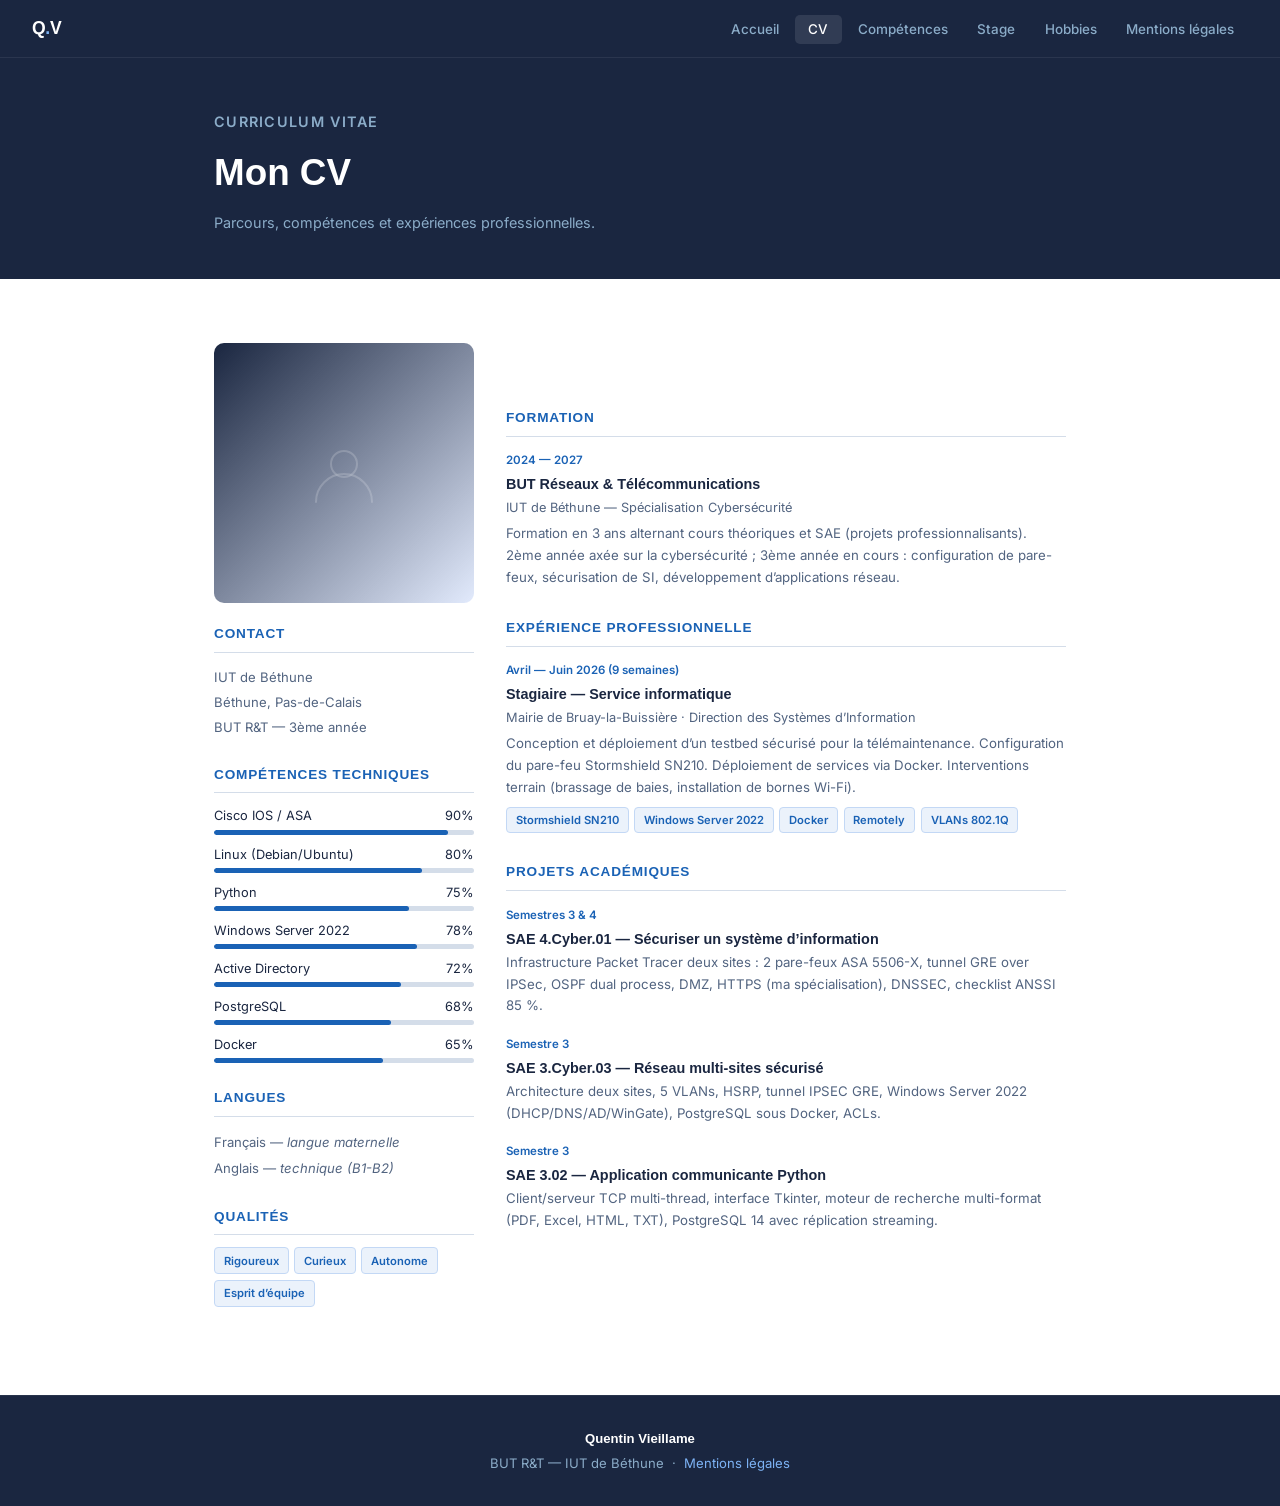
<file: cv.html>
<!DOCTYPE html>
<html lang="fr">
<head>
<meta charset="UTF-8">
<meta name="viewport" content="width=device-width,initial-scale=1.0">
<title>CV &mdash; Quentin Vieillame</title>
<link rel="stylesheet" href="styles.css">
</head>
<body class="pt58">
<nav><a href="index.html" class="logo">Q<span>.</span>V</a><ul><li><a href="index.html">Accueil</a></li><li><a href="cv.html" class="active">CV</a></li><li><a href="competences.html">Comp&eacute;tences</a></li><li><a href="stage.html">Stage</a></li><li><a href="hobbies.html">Hobbies</a></li><li><a href="mentions.html">Mentions l&eacute;gales</a></li></ul><button class="burger" onclick="document.getElementById('mob').classList.toggle('open')">&#9776;</button></nav><div class="mob" id="mob"><a href="index.html">Accueil</a><a href="cv.html" class="active">CV</a><a href="competences.html">Comp&eacute;tences</a><a href="stage.html">Stage</a><a href="hobbies.html">Hobbies</a><a href="mentions.html">Mentions l&eacute;gales</a></div>

<div class="ph"><div class="wrap">
  <p class="ph-eyebrow">Curriculum Vitae</p>
  <h1>Mon CV</h1>
  <p>Parcours, comp&eacute;tences et exp&eacute;riences professionnelles.</p>
</div></div>

<section class="sec"><div class="wrap">
<div class="cv-grid">

  <!-- COL GAUCHE -->
  <aside class="cv-left">
    <div class="cv-photo">
      <svg width="70" height="70" viewBox="0 0 70 70" fill="none">
        <circle cx="35" cy="26" r="13" stroke="white" stroke-width="2" opacity=".45"/>
        <path d="M7 64c0-15.464 12.536-28 28-28s28 12.536 28 28" stroke="white" stroke-width="2" stroke-linecap="round" opacity=".45"/>
      </svg>
    </div>

    <div class="cv-block">
      <h3>Contact</h3>
      <ul style="list-style:none;font-size:.82rem;color:var(--mu);line-height:1.9;">
        <li>IUT de B&eacute;thune</li>
        <li>B&eacute;thune, Pas-de-Calais</li>
        <li>BUT R&amp;T &mdash; 3&egrave;me ann&eacute;e</li>
      </ul>
    </div>

    <div class="cv-block">
      <h3>Comp&eacute;tences techniques</h3>
      <div class="skill-row">
        <div class="skill-item"><div class="skill-name"><span>Cisco IOS / ASA</span><span>90%</span></div><div class="skill-bar"><span style="width:90%"></span></div></div>
        <div class="skill-item"><div class="skill-name"><span>Linux (Debian/Ubuntu)</span><span>80%</span></div><div class="skill-bar"><span style="width:80%"></span></div></div>
        <div class="skill-item"><div class="skill-name"><span>Python</span><span>75%</span></div><div class="skill-bar"><span style="width:75%"></span></div></div>
        <div class="skill-item"><div class="skill-name"><span>Windows Server 2022</span><span>78%</span></div><div class="skill-bar"><span style="width:78%"></span></div></div>
        <div class="skill-item"><div class="skill-name"><span>Active Directory</span><span>72%</span></div><div class="skill-bar"><span style="width:72%"></span></div></div>
        <div class="skill-item"><div class="skill-name"><span>PostgreSQL</span><span>68%</span></div><div class="skill-bar"><span style="width:68%"></span></div></div>
        <div class="skill-item"><div class="skill-name"><span>Docker</span><span>65%</span></div><div class="skill-bar"><span style="width:65%"></span></div></div>
      </div>
    </div>

    <div class="cv-block">
      <h3>Langues</h3>
      <ul style="list-style:none;font-size:.82rem;color:var(--mu);line-height:2;">
        <li>Fran&ccedil;ais &mdash; <em>langue maternelle</em></li>
        <li>Anglais &mdash; <em>technique (B1-B2)</em></li>
      </ul>
    </div>

    <div class="cv-block">
      <h3>Qualit&eacute;s</h3>
      <div class="tag-row">
        <span class="tag">Rigoureux</span><span class="tag">Curieux</span>
        <span class="tag">Autonome</span><span class="tag">Esprit d&rsquo;&eacute;quipe</span>
      </div>
    </div>
  </aside>

  <!-- COL DROITE -->
  <main>
    <div class="cv-block">
      <h3 style="font-family:var(--fh);font-size:.85rem;font-weight:700;text-transform:uppercase;letter-spacing:.06em;color:var(--acc);border-bottom:1px solid var(--bd);padding-bottom:.4rem;margin-bottom:.9rem;">Formation</h3>
      <div class="exp-item">
        <div class="exp-date">2024 &mdash; 2027</div>
        <h4>BUT R&eacute;seaux &amp; T&eacute;l&eacute;communications</h4>
        <div class="exp-sub">IUT de B&eacute;thune &mdash; Sp&eacute;cialisation Cybers&eacute;curit&eacute;</div>
        <p>Formation en 3 ans alternant cours th&eacute;oriques et SAE (projets professionnalisants). 2&egrave;me ann&eacute;e ax&eacute;e sur la cybers&eacute;curit&eacute; ; 3&egrave;me ann&eacute;e en cours&nbsp;: configuration de pare-feux, s&eacute;curisation de SI, d&eacute;veloppement d&rsquo;applications r&eacute;seau.</p>
      </div>
    </div>

    <div class="cv-block" style="margin-top:1.75rem;">
      <h3 style="font-family:var(--fh);font-size:.85rem;font-weight:700;text-transform:uppercase;letter-spacing:.06em;color:var(--acc);border-bottom:1px solid var(--bd);padding-bottom:.4rem;margin-bottom:.9rem;">Exp&eacute;rience professionnelle</h3>
      <div class="exp-item">
        <div class="exp-date">Avril &mdash; Juin 2026 (9 semaines)</div>
        <h4>Stagiaire &mdash; Service informatique</h4>
        <div class="exp-sub">Mairie de Bruay-la-Buissi&egrave;re &middot; Direction des Syst&egrave;mes d&rsquo;Information</div>
        <p>Conception et d&eacute;ploiement d&rsquo;un testbed s&eacute;curis&eacute; pour la t&eacute;l&eacute;maintenance. Configuration du pare-feu Stormshield SN210. D&eacute;ploiement de services via Docker. Interventions terrain (brassage de baies, installation de bornes Wi-Fi).</p>
        <div class="tag-row" style="margin-top:.5rem;">
          <span class="tag">Stormshield SN210</span><span class="tag">Windows Server 2022</span><span class="tag">Docker</span><span class="tag">Remotely</span><span class="tag">VLANs 802.1Q</span>
        </div>
      </div>
    </div>

    <div class="cv-block" style="margin-top:1.75rem;">
      <h3 style="font-family:var(--fh);font-size:.85rem;font-weight:700;text-transform:uppercase;letter-spacing:.06em;color:var(--acc);border-bottom:1px solid var(--bd);padding-bottom:.4rem;margin-bottom:.9rem;">Projets acad&eacute;miques</h3>
      <div class="exp-item">
        <div class="exp-date">Semestres 3 &amp; 4</div>
        <h4>SAE 4.Cyber.01 &mdash; S&eacute;curiser un syst&egrave;me d&rsquo;information</h4>
        <p>Infrastructure Packet Tracer deux sites&nbsp;: 2 pare-feux ASA 5506-X, tunnel GRE over IPSec, OSPF dual process, DMZ, HTTPS (ma sp&eacute;cialisation), DNSSEC, checklist ANSSI 85&nbsp;%.</p>
      </div>
      <div class="exp-item">
        <div class="exp-date">Semestre 3</div>
        <h4>SAE 3.Cyber.03 &mdash; R&eacute;seau multi-sites s&eacute;curis&eacute;</h4>
        <p>Architecture deux sites, 5 VLANs, HSRP, tunnel IPSEC GRE, Windows Server 2022 (DHCP/DNS/AD/WinGate), PostgreSQL sous Docker, ACLs.</p>
      </div>
      <div class="exp-item">
        <div class="exp-date">Semestre 3</div>
        <h4>SAE 3.02 &mdash; Application communicante Python</h4>
        <p>Client/serveur TCP multi-thread, interface Tkinter, moteur de recherche multi-format (PDF, Excel, HTML, TXT), PostgreSQL 14 avec r&eacute;plication streaming.</p>
      </div>
    </div>
  </main>
</div>
</div></section>
<footer><div class="wrap"><strong>Quentin Vieillame</strong>BUT R&amp;T &mdash; IUT de B&eacute;thune &nbsp;&middot;&nbsp; <a href="mentions.html">Mentions l&eacute;gales</a></div></footer>
</body>
</html>
</file>
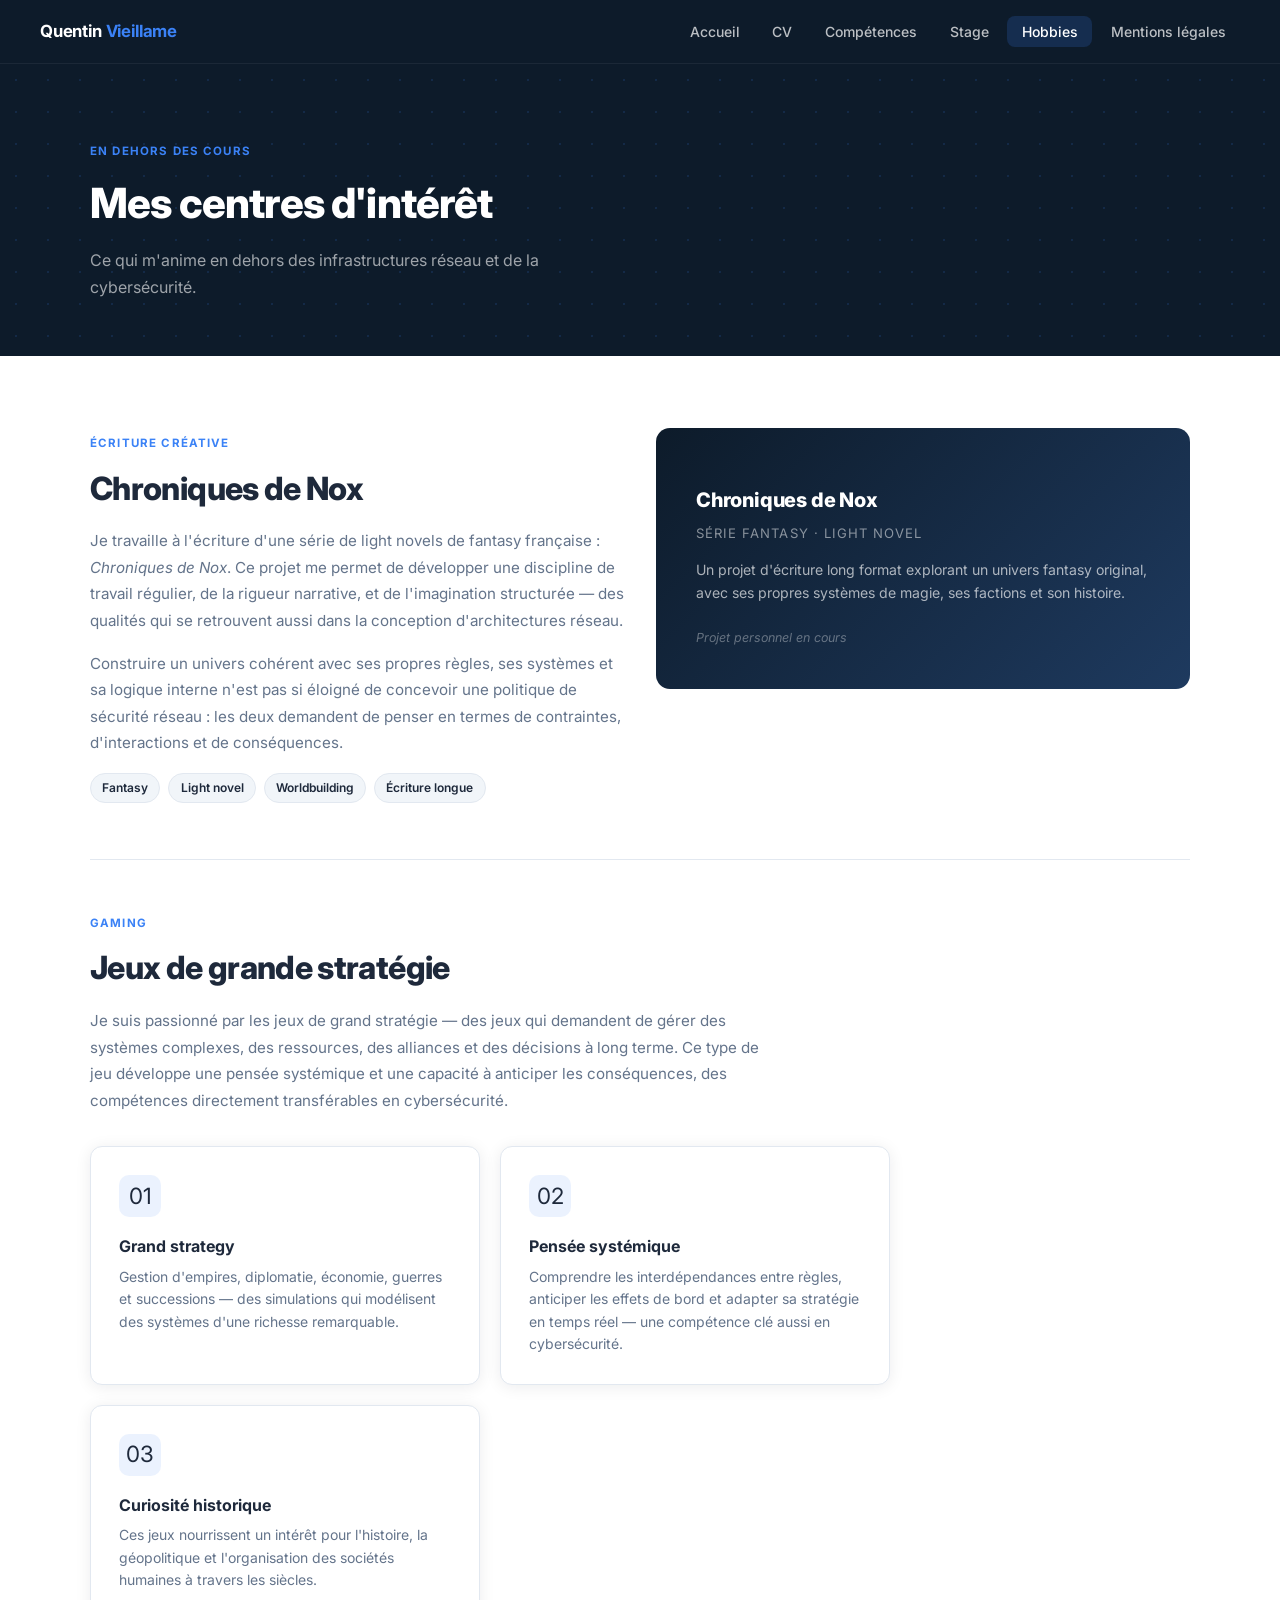
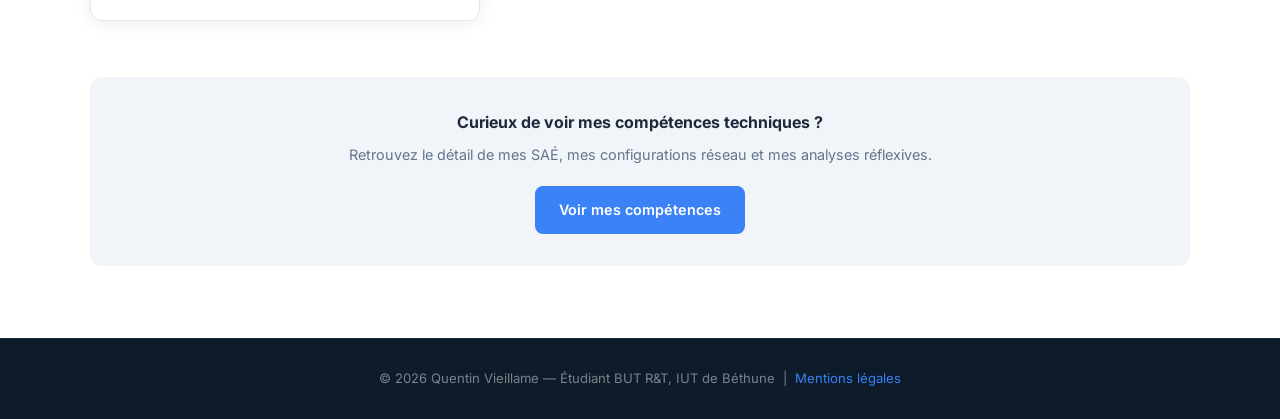
<file: hobbies.html>
<!DOCTYPE html>
<html lang="fr">
<head>
<meta charset="UTF-8">
<meta name="viewport" content="width=device-width, initial-scale=1.0">
<title>Hobbies — Quentin Vieillame</title>
<link rel="preconnect" href="https://fonts.googleapis.com"><link rel="preconnect" href="https://fonts.gstatic.com" crossorigin><link href="https://fonts.googleapis.com/css2?family=Inter:wght@400;500;600;700;800&display=swap" rel="stylesheet">
<style>
* { box-sizing: border-box; margin: 0; padding: 0; }

/* ── Reset & base ────────────────────────────────── */
*, *::before, *::after { box-sizing: border-box; margin: 0; padding: 0; }
html { scroll-behavior: smooth; }
body {
    font-family: 'Inter', sans-serif;
    font-size: 16px;
    line-height: 1.65;
    color: #1E293B;
    background: #fff;
}
img { max-width: 100%; height: auto; display: block; }

/* ── Variables ───────────────────────────────────── */
:root {
    --navy:    #0D1B2A;
    --navy2:   #152336;
    --blue:    #3B82F6;
    --blue2:   #2563EB;
    --light:   #F1F5F9;
    --border:  #E2E8F0;
    --text:    #1E293B;
    --muted:   #64748B;
    --white:   #FFFFFF;
    --radius:  8px;
    --shadow:  0 2px 16px rgba(13,27,42,.08);
}

/* ── Navigation ──────────────────────────────────── */
.nav {
    position: fixed; top: 0; left: 0; right: 0; z-index: 100;
    background: var(--navy);
    display: flex; align-items: center; justify-content: space-between;
    padding: 0 2.5rem; height: 64px;
    border-bottom: 1px solid rgba(255,255,255,.06);
}
.nav-brand {
    font-size: 1.05rem; font-weight: 700;
    color: var(--white); text-decoration: none;
    letter-spacing: -.01em;
}
.nav-brand span { color: var(--blue); }
.nav-links { display: flex; gap: 0.25rem; list-style: none; }
.nav-links a {
    color: rgba(255,255,255,.72); text-decoration: none;
    font-size: .875rem; font-weight: 500;
    padding: .45rem .9rem; border-radius: var(--radius);
    transition: background .15s, color .15s;
}
.nav-links a:hover, .nav-links a.active {
    background: rgba(59,130,246,.18); color: var(--white);
}
.nav-hamburger { display: none; }

/* ── Page content offset ─────────────────────────── */
main { padding-top: 64px; min-height: calc(100vh - 64px); }

/* ── Hero (index) ────────────────────────────────── */
.hero {
    background: var(--navy);
    position: relative; overflow: hidden;
    padding: 7rem 2.5rem 5.5rem;
    display: flex; align-items: center; justify-content: center;
}
.hero::before {
    content: '';
    position: absolute; inset: 0;
    background-image: radial-gradient(rgba(59,130,246,.18) 1px, transparent 1px);
    background-size: 32px 32px;
    pointer-events: none;
}
.hero-inner {
    position: relative; max-width: 780px; width: 100%;
}
.hero-tag {
    display: inline-block;
    background: rgba(59,130,246,.15);
    color: var(--blue);
    border: 1px solid rgba(59,130,246,.3);
    font-size: .78rem; font-weight: 600;
    letter-spacing: .06em;
    padding: .3rem .8rem; border-radius: 20px;
    margin-bottom: 1.6rem; text-transform: uppercase;
}
.hero h1 {
    font-size: clamp(2.2rem, 5vw, 3.4rem);
    font-weight: 800; color: var(--white);
    line-height: 1.15; letter-spacing: -.02em;
    margin-bottom: .8rem;
}
.hero h1 .accent { color: var(--blue); }
.hero-sub {
    font-size: 1.1rem; color: rgba(255,255,255,.62);
    max-width: 560px; margin-bottom: 2.2rem; line-height: 1.7;
}
.hero-ctas { display: flex; gap: .75rem; flex-wrap: wrap; }
.btn {
    display: inline-flex; align-items: center; gap: .4rem;
    font-family: inherit; font-size: .9rem; font-weight: 600;
    padding: .65rem 1.4rem; border-radius: var(--radius);
    cursor: pointer; text-decoration: none; transition: all .15s;
    border: 2px solid transparent;
}
.btn-primary {
    background: var(--blue); color: var(--white);
    border-color: var(--blue);
}
.btn-primary:hover { background: var(--blue2); border-color: var(--blue2); }
.btn-outline {
    background: transparent; color: var(--white);
    border-color: rgba(255,255,255,.3);
}
.btn-outline:hover { border-color: rgba(255,255,255,.65); background: rgba(255,255,255,.06); }

/* ── Section ─────────────────────────────────────── */
.section { padding: 4.5rem 2.5rem; }
.section-light { background: var(--light); }
.container { max-width: 1100px; margin: 0 auto; }
.section-label {
    display: inline-block;
    font-size: .72rem; font-weight: 700;
    color: var(--blue); letter-spacing: .1em; text-transform: uppercase;
    margin-bottom: .6rem;
}
.section-title {
    font-size: clamp(1.5rem, 3vw, 2rem);
    font-weight: 800; color: var(--text);
    letter-spacing: -.02em; margin-bottom: .5rem;
}
.section-sub {
    font-size: .975rem; color: var(--muted);
    max-width: 560px; margin-bottom: 2.8rem;
}

/* ── Cards ───────────────────────────────────────── */
.cards { display: grid; grid-template-columns: repeat(auto-fit, minmax(280px, 1fr)); gap: 1.25rem; }
.card {
    background: var(--white); border: 1px solid var(--border);
    border-radius: 12px; padding: 1.75rem;
    box-shadow: var(--shadow); transition: box-shadow .15s;
}
.card:hover { box-shadow: 0 6px 24px rgba(13,27,42,.12); }
.card-icon {
    width: 42px; height: 42px; border-radius: 10px;
    background: rgba(59,130,246,.1);
    display: flex; align-items: center; justify-content: center;
    margin-bottom: 1rem; font-size: 1.2rem;
}
.card h3 { font-size: 1rem; font-weight: 700; color: var(--text); margin-bottom: .4rem; }
.card p { font-size: .875rem; color: var(--muted); line-height: 1.6; }

/* ── Tech tags ───────────────────────────────────── */
.tags { display: flex; flex-wrap: wrap; gap: .5rem; margin-top: 1rem; }
.tag {
    font-size: .75rem; font-weight: 600;
    padding: .25rem .7rem; border-radius: 20px;
    background: var(--light); color: var(--text);
    border: 1px solid var(--border);
}
.tag-blue { background: rgba(59,130,246,.1); color: var(--blue2); border-color: rgba(59,130,246,.25); }

/* ── Timeline ────────────────────────────────────── */
.timeline { position: relative; padding-left: 2rem; }
.timeline::before {
    content: ''; position: absolute; left: 6px; top: 6px; bottom: 0;
    width: 2px; background: var(--border);
}
.timeline-item { position: relative; margin-bottom: 2.2rem; }
.timeline-item::before {
    content: ''; position: absolute; left: -2rem; top: 6px;
    width: 14px; height: 14px; border-radius: 50%;
    background: var(--blue); border: 3px solid var(--white);
    box-shadow: 0 0 0 2px var(--blue);
}
.timeline-date {
    font-size: .78rem; font-weight: 700; color: var(--blue);
    text-transform: uppercase; letter-spacing: .06em; margin-bottom: .35rem;
}
.timeline-title { font-size: 1rem; font-weight: 700; color: var(--text); margin-bottom: .2rem; }
.timeline-sub { font-size: .875rem; color: var(--muted); margin-bottom: .6rem; }

/* ── Profile card (index) ────────────────────────── */
.profile-card {
    display: flex; gap: 2.5rem; align-items: flex-start;
    background: var(--white); border: 1px solid var(--border);
    border-radius: 14px; padding: 2.2rem;
    box-shadow: var(--shadow);
}
.profile-avatar {
    flex-shrink: 0;
    width: 96px; height: 96px; border-radius: 50%;
    background: linear-gradient(135deg, var(--blue), #0284C7);
    display: flex; align-items: center; justify-content: center;
    font-size: 2rem; font-weight: 800; color: var(--white);
    letter-spacing: -.02em;
}
.profile-info h2 { font-size: 1.2rem; font-weight: 800; color: var(--text); margin-bottom: .3rem; }
.profile-info .role { font-size: .9rem; color: var(--blue2); font-weight: 600; margin-bottom: .6rem; }
.profile-info p { font-size: .9rem; color: var(--muted); line-height: 1.65; }

/* ── Stage page ──────────────────────────────────── */
.mission-grid { display: grid; grid-template-columns: repeat(auto-fit, minmax(240px, 1fr)); gap: 1rem; }
.mission-item {
    border: 1px solid var(--border); border-radius: 10px; padding: 1.25rem;
    background: var(--white);
}
.mission-item h4 { font-size: .9rem; font-weight: 700; color: var(--text); margin-bottom: .3rem; }
.mission-item p { font-size: .82rem; color: var(--muted); }

/* ── Stat bar ────────────────────────────────────── */
.stat-row { display: flex; gap: 2rem; flex-wrap: wrap; margin: 2rem 0; }
.stat-box {
    text-align: center; padding: 1.2rem 1.8rem;
    background: var(--navy); border-radius: 10px; color: var(--white);
    min-width: 120px;
}
.stat-box .num { font-size: 1.8rem; font-weight: 800; color: var(--blue); }
.stat-box .lbl { font-size: .75rem; color: rgba(255,255,255,.55); margin-top: .15rem; }

/* ── Page header (inner pages) ───────────────────── */
.page-header {
    background: var(--navy); padding: 4.5rem 2.5rem 3.5rem;
    position: relative; overflow: hidden;
}
.page-header::before {
    content: '';
    position: absolute; inset: 0;
    background-image: radial-gradient(rgba(59,130,246,.14) 1px, transparent 1px);
    background-size: 32px 32px;
    pointer-events: none;
}
.page-header .inner { position: relative; max-width: 1100px; margin: 0 auto; }
.page-header .section-label { margin-bottom: .5rem; }
.page-header h1 {
    font-size: clamp(1.8rem, 4vw, 2.6rem);
    font-weight: 800; color: var(--white); letter-spacing: -.02em;
    margin-bottom: .6rem;
}
.page-header p { font-size: 1rem; color: rgba(255,255,255,.6); max-width: 540px; }

/* ── Proof images ────────────────────────────────── */
figure.proof-img { margin: 1.5rem 0; border: 1px solid var(--border); border-radius: 8px; overflow: hidden; }
figure.proof-img img { width: 100%; height: auto; max-height: 480px; object-fit: contain; background: #fff; }
figure.proof-img figcaption { padding: .5rem .9rem; font-size: .75rem; color: var(--muted); font-style: italic; border-top: 1px solid var(--border); }

/* ── Accordion (competences) ─────────────────────── */
.accordion-item { background: var(--white); border: 1px solid var(--border); border-radius: 12px; margin-bottom: 1rem; overflow: hidden; }
.accordion-title { display: flex; align-items: center; justify-content: space-between; padding: 1.1rem 1.4rem; cursor: pointer; list-style: none; font-weight: 700; color: var(--navy); font-size: 1rem; transition: background .1s; }
.accordion-title:hover { background: var(--light); }
.accordion-title::marker, .accordion-title::-webkit-details-marker { display: none; }
.accordion-title::after { content: '+'; font-size: 1.2rem; color: var(--blue); margin-left: .5rem; }
details[open] > .accordion-title::after { content: '−'; }
.accordion-content { padding: 0 1.4rem 1.4rem; }
.accordion-subitem { border: 1px solid var(--border); border-radius: 8px; margin-top: .75rem; }
.accordion-subtitle { padding: .85rem 1.1rem; cursor: pointer; list-style: none; font-weight: 600; color: var(--text); font-size: .9rem; }
.accordion-subtitle::-webkit-details-marker { display: none; }
.accordion-content { padding: 0 1.1rem 1.1rem; }

/* ── Reflexion block ─────────────────────────────── */
.reflexion { background: #EFF6FF; border-left: 3px solid var(--blue); padding: 1rem 1.2rem; border-radius: 0 8px 8px 0; margin-top: 1.2rem; }
.reflexion p { margin-bottom: .4rem; font-size: .9rem; }
.rlabel { font-weight: 700; color: var(--blue2); font-size: .75rem; text-transform: uppercase; letter-spacing: .06em; }

/* ── Footer ──────────────────────────────────────── */
footer {
    background: var(--navy); color: rgba(255,255,255,.45);
    text-align: center; font-size: .82rem;
    padding: 1.8rem 2rem;
    border-top: 1px solid rgba(255,255,255,.06);
}
footer a { color: var(--blue); text-decoration: none; }

/* ── Responsive ──────────────────────────────────── */
@media (max-width: 768px) {
    .nav { padding: 0 1.2rem; }
    .nav-links { display: none; }
    .nav-hamburger {
        display: block; background: none; border: none;
        cursor: pointer; color: var(--white); font-size: 1.4rem;
    }
    .nav-links.open {
        display: flex; flex-direction: column;
        position: fixed; top: 64px; left: 0; right: 0;
        background: var(--navy); padding: 1rem;
        box-shadow: 0 8px 24px rgba(0,0,0,.3);
    }
    .hero { padding: 4.5rem 1.4rem 3.5rem; }
    .section { padding: 3rem 1.4rem; }
    .page-header { padding: 3.2rem 1.4rem 2.5rem; }
    .profile-card { flex-direction: column; gap: 1.2rem; }
    .stat-row { gap: .75rem; }
    pre, code { font-size: .78em; }
    pre { overflow-x: auto; }
}

</style>
</head>
<body>
<nav class="nav">
  <a href="index.html" class="nav-brand">Quentin <span>Vieillame</span></a>
  <ul class="nav-links" id="navLinks"><li><a href="index.html">Accueil</a></li><li><a href="cv.html">CV</a></li><li><a href="competences.html">Compétences</a></li><li><a href="stage.html">Stage</a></li><li><a href="hobbies.html" class="active">Hobbies</a></li><li><a href="mentions.html">Mentions légales</a></li></ul>
  <button class="nav-hamburger" onclick="document.getElementById('navLinks').classList.toggle('open')" aria-label="Menu">&#9776;</button>
</nav>
<main>

<div class="page-header">
  <div class="inner">
    <span class="section-label">En dehors des cours</span>
    <h1>Mes centres d'intérêt</h1>
    <p>Ce qui m'anime en dehors des infrastructures réseau et de la cybersécurité.</p>
  </div>
</div>

<section class="section">
  <div class="container">

    <!-- Écriture -->
    <div style="display:grid;grid-template-columns:1fr 1fr;gap:2rem;align-items:start;margin-bottom:3.5rem;" class="hobby-grid">
      <div>
        <span class="section-label">Écriture créative</span>
        <h2 class="section-title" style="margin-bottom:.8rem;">Chroniques de Nox</h2>
        <p style="color:var(--muted);font-size:.95rem;line-height:1.75;margin-bottom:1rem;">
          Je travaille à l'écriture d'une série de light novels de fantasy française : <em>Chroniques de Nox</em>. Ce projet me permet de développer une discipline de travail régulier, de la rigueur narrative, et de l'imagination structurée — des qualités qui se retrouvent aussi dans la conception d'architectures réseau.
        </p>
        <p style="color:var(--muted);font-size:.95rem;line-height:1.75;">
          Construire un univers cohérent avec ses propres règles, ses systèmes et sa logique interne n'est pas si éloigné de concevoir une politique de sécurité réseau : les deux demandent de penser en termes de contraintes, d'interactions et de conséquences.
        </p>
        <div class="tags" style="margin-top:1rem;">
          <span class="tag">Fantasy</span>
          <span class="tag">Light novel</span>
          <span class="tag">Worldbuilding</span>
          <span class="tag">Écriture longue</span>
        </div>
      </div>
      <div style="background:linear-gradient(135deg,#0D1B2A,#1E3A5F);border-radius:14px;padding:2.5rem;color:white;min-height:260px;display:flex;flex-direction:column;justify-content:space-between;">
        <div>
          <div style="font-size:2.5rem;margin-bottom:1rem;"></div>
          <div style="font-size:1.25rem;font-weight:800;margin-bottom:.4rem;letter-spacing:-.01em;">Chroniques de Nox</div>
          <div style="font-size:.82rem;color:rgba(255,255,255,.5);text-transform:uppercase;letter-spacing:.08em;margin-bottom:.8rem;">Série fantasy · Light novel</div>
          <p style="font-size:.88rem;color:rgba(255,255,255,.65);line-height:1.65;">Un projet d'écriture long format explorant un univers fantasy original, avec ses propres systèmes de magie, ses factions et son histoire.</p>
        </div>
        <div style="margin-top:1.5rem;font-size:.78rem;color:rgba(255,255,255,.35);font-style:italic;">Projet personnel en cours</div>
      </div>
    </div>

    <hr style="border:none;border-top:1px solid var(--border);margin:2rem 0;">

    <!-- Gaming -->
    <div style="margin-top:3rem;">
      <span class="section-label">Gaming</span>
      <h2 class="section-title" style="margin-bottom:.8rem;">Jeux de grande stratégie</h2>
      <p style="color:var(--muted);font-size:.95rem;line-height:1.75;max-width:680px;margin-bottom:2rem;">
        Je suis passionné par les jeux de grand stratégie — des jeux qui demandent de gérer des systèmes complexes, des ressources, des alliances et des décisions à long terme. Ce type de jeu développe une pensée systémique et une capacité à anticiper les conséquences, des compétences directement transférables en cybersécurité.
      </p>
      <div class="cards" style="max-width:800px;">
        <div class="card">
          <div class="card-icon" style="font-size:1.4rem;">01</div>
          <h3>Grand strategy</h3>
          <p>Gestion d'empires, diplomatie, économie, guerres et successions — des simulations qui modélisent des systèmes d'une richesse remarquable.</p>
        </div>
        <div class="card">
          <div class="card-icon" style="font-size:1.4rem;">02</div>
          <h3>Pensée systémique</h3>
          <p>Comprendre les interdépendances entre règles, anticiper les effets de bord et adapter sa stratégie en temps réel — une compétence clé aussi en cybersécurité.</p>
        </div>
        <div class="card">
          <div class="card-icon" style="font-size:1.4rem;">03</div>
          <h3>Curiosité historique</h3>
          <p>Ces jeux nourrissent un intérêt pour l'histoire, la géopolitique et l'organisation des sociétés humaines à travers les siècles.</p>
        </div>
      </div>
    </div>

    <!-- Lien compétences -->
    <div style="margin-top:3.5rem;background:var(--light);border-radius:12px;padding:2rem;text-align:center;">
      <h3 style="font-size:1rem;font-weight:700;color:var(--text);margin-bottom:.5rem;">Curieux de voir mes compétences techniques ?</h3>
      <p style="font-size:.9rem;color:var(--muted);margin-bottom:1.2rem;">Retrouvez le détail de mes SAÉ, mes configurations réseau et mes analyses réflexives.</p>
      <a href="competences.html" class="btn btn-primary">Voir mes compétences</a>
    </div>

  </div>
</section>

<style>
@media (max-width: 640px) {
  .hobby-grid { grid-template-columns: 1fr !important; }
}
</style>
</main>
<footer>
  <p>© 2026 Quentin Vieillame — Étudiant BUT R&amp;T, IUT de Béthune &nbsp;|&nbsp; <a href="mentions.html">Mentions légales</a></p>
</footer>
</body>
</html>
</file>
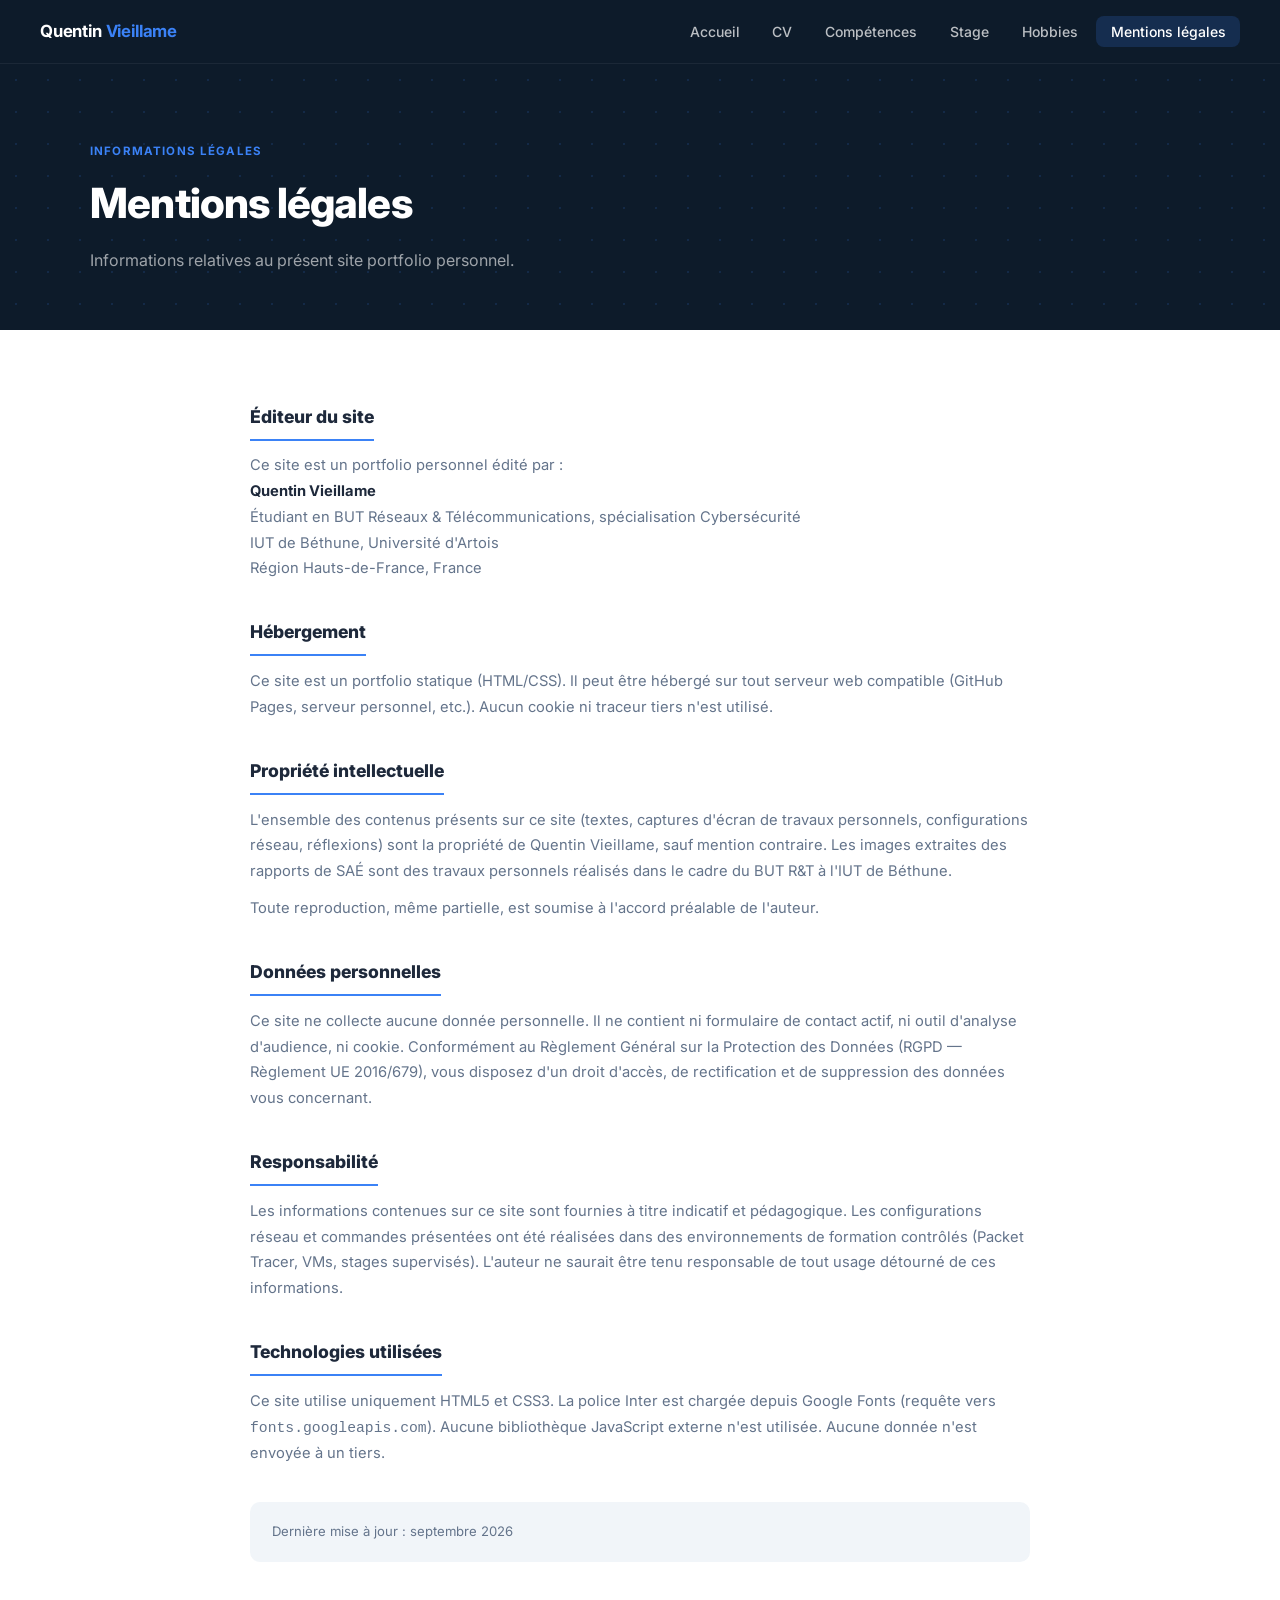
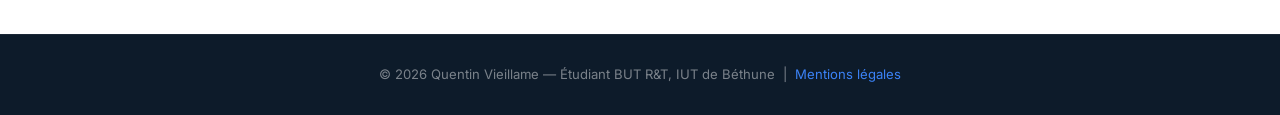
<file: mentions.html>
<!DOCTYPE html>
<html lang="fr">
<head>
<meta charset="UTF-8">
<meta name="viewport" content="width=device-width, initial-scale=1.0">
<title>Mentions légales — Quentin Vieillame</title>
<link rel="preconnect" href="https://fonts.googleapis.com"><link rel="preconnect" href="https://fonts.gstatic.com" crossorigin><link href="https://fonts.googleapis.com/css2?family=Inter:wght@400;500;600;700;800&display=swap" rel="stylesheet">
<style>
* { box-sizing: border-box; margin: 0; padding: 0; }

/* ── Reset & base ────────────────────────────────── */
*, *::before, *::after { box-sizing: border-box; margin: 0; padding: 0; }
html { scroll-behavior: smooth; }
body {
    font-family: 'Inter', sans-serif;
    font-size: 16px;
    line-height: 1.65;
    color: #1E293B;
    background: #fff;
}
img { max-width: 100%; height: auto; display: block; }

/* ── Variables ───────────────────────────────────── */
:root {
    --navy:    #0D1B2A;
    --navy2:   #152336;
    --blue:    #3B82F6;
    --blue2:   #2563EB;
    --light:   #F1F5F9;
    --border:  #E2E8F0;
    --text:    #1E293B;
    --muted:   #64748B;
    --white:   #FFFFFF;
    --radius:  8px;
    --shadow:  0 2px 16px rgba(13,27,42,.08);
}

/* ── Navigation ──────────────────────────────────── */
.nav {
    position: fixed; top: 0; left: 0; right: 0; z-index: 100;
    background: var(--navy);
    display: flex; align-items: center; justify-content: space-between;
    padding: 0 2.5rem; height: 64px;
    border-bottom: 1px solid rgba(255,255,255,.06);
}
.nav-brand {
    font-size: 1.05rem; font-weight: 700;
    color: var(--white); text-decoration: none;
    letter-spacing: -.01em;
}
.nav-brand span { color: var(--blue); }
.nav-links { display: flex; gap: 0.25rem; list-style: none; }
.nav-links a {
    color: rgba(255,255,255,.72); text-decoration: none;
    font-size: .875rem; font-weight: 500;
    padding: .45rem .9rem; border-radius: var(--radius);
    transition: background .15s, color .15s;
}
.nav-links a:hover, .nav-links a.active {
    background: rgba(59,130,246,.18); color: var(--white);
}
.nav-hamburger { display: none; }

/* ── Page content offset ─────────────────────────── */
main { padding-top: 64px; min-height: calc(100vh - 64px); }

/* ── Hero (index) ────────────────────────────────── */
.hero {
    background: var(--navy);
    position: relative; overflow: hidden;
    padding: 7rem 2.5rem 5.5rem;
    display: flex; align-items: center; justify-content: center;
}
.hero::before {
    content: '';
    position: absolute; inset: 0;
    background-image: radial-gradient(rgba(59,130,246,.18) 1px, transparent 1px);
    background-size: 32px 32px;
    pointer-events: none;
}
.hero-inner {
    position: relative; max-width: 780px; width: 100%;
}
.hero-tag {
    display: inline-block;
    background: rgba(59,130,246,.15);
    color: var(--blue);
    border: 1px solid rgba(59,130,246,.3);
    font-size: .78rem; font-weight: 600;
    letter-spacing: .06em;
    padding: .3rem .8rem; border-radius: 20px;
    margin-bottom: 1.6rem; text-transform: uppercase;
}
.hero h1 {
    font-size: clamp(2.2rem, 5vw, 3.4rem);
    font-weight: 800; color: var(--white);
    line-height: 1.15; letter-spacing: -.02em;
    margin-bottom: .8rem;
}
.hero h1 .accent { color: var(--blue); }
.hero-sub {
    font-size: 1.1rem; color: rgba(255,255,255,.62);
    max-width: 560px; margin-bottom: 2.2rem; line-height: 1.7;
}
.hero-ctas { display: flex; gap: .75rem; flex-wrap: wrap; }
.btn {
    display: inline-flex; align-items: center; gap: .4rem;
    font-family: inherit; font-size: .9rem; font-weight: 600;
    padding: .65rem 1.4rem; border-radius: var(--radius);
    cursor: pointer; text-decoration: none; transition: all .15s;
    border: 2px solid transparent;
}
.btn-primary {
    background: var(--blue); color: var(--white);
    border-color: var(--blue);
}
.btn-primary:hover { background: var(--blue2); border-color: var(--blue2); }
.btn-outline {
    background: transparent; color: var(--white);
    border-color: rgba(255,255,255,.3);
}
.btn-outline:hover { border-color: rgba(255,255,255,.65); background: rgba(255,255,255,.06); }

/* ── Section ─────────────────────────────────────── */
.section { padding: 4.5rem 2.5rem; }
.section-light { background: var(--light); }
.container { max-width: 1100px; margin: 0 auto; }
.section-label {
    display: inline-block;
    font-size: .72rem; font-weight: 700;
    color: var(--blue); letter-spacing: .1em; text-transform: uppercase;
    margin-bottom: .6rem;
}
.section-title {
    font-size: clamp(1.5rem, 3vw, 2rem);
    font-weight: 800; color: var(--text);
    letter-spacing: -.02em; margin-bottom: .5rem;
}
.section-sub {
    font-size: .975rem; color: var(--muted);
    max-width: 560px; margin-bottom: 2.8rem;
}

/* ── Cards ───────────────────────────────────────── */
.cards { display: grid; grid-template-columns: repeat(auto-fit, minmax(280px, 1fr)); gap: 1.25rem; }
.card {
    background: var(--white); border: 1px solid var(--border);
    border-radius: 12px; padding: 1.75rem;
    box-shadow: var(--shadow); transition: box-shadow .15s;
}
.card:hover { box-shadow: 0 6px 24px rgba(13,27,42,.12); }
.card-icon {
    width: 42px; height: 42px; border-radius: 10px;
    background: rgba(59,130,246,.1);
    display: flex; align-items: center; justify-content: center;
    margin-bottom: 1rem; font-size: 1.2rem;
}
.card h3 { font-size: 1rem; font-weight: 700; color: var(--text); margin-bottom: .4rem; }
.card p { font-size: .875rem; color: var(--muted); line-height: 1.6; }

/* ── Tech tags ───────────────────────────────────── */
.tags { display: flex; flex-wrap: wrap; gap: .5rem; margin-top: 1rem; }
.tag {
    font-size: .75rem; font-weight: 600;
    padding: .25rem .7rem; border-radius: 20px;
    background: var(--light); color: var(--text);
    border: 1px solid var(--border);
}
.tag-blue { background: rgba(59,130,246,.1); color: var(--blue2); border-color: rgba(59,130,246,.25); }

/* ── Timeline ────────────────────────────────────── */
.timeline { position: relative; padding-left: 2rem; }
.timeline::before {
    content: ''; position: absolute; left: 6px; top: 6px; bottom: 0;
    width: 2px; background: var(--border);
}
.timeline-item { position: relative; margin-bottom: 2.2rem; }
.timeline-item::before {
    content: ''; position: absolute; left: -2rem; top: 6px;
    width: 14px; height: 14px; border-radius: 50%;
    background: var(--blue); border: 3px solid var(--white);
    box-shadow: 0 0 0 2px var(--blue);
}
.timeline-date {
    font-size: .78rem; font-weight: 700; color: var(--blue);
    text-transform: uppercase; letter-spacing: .06em; margin-bottom: .35rem;
}
.timeline-title { font-size: 1rem; font-weight: 700; color: var(--text); margin-bottom: .2rem; }
.timeline-sub { font-size: .875rem; color: var(--muted); margin-bottom: .6rem; }

/* ── Profile card (index) ────────────────────────── */
.profile-card {
    display: flex; gap: 2.5rem; align-items: flex-start;
    background: var(--white); border: 1px solid var(--border);
    border-radius: 14px; padding: 2.2rem;
    box-shadow: var(--shadow);
}
.profile-avatar {
    flex-shrink: 0;
    width: 96px; height: 96px; border-radius: 50%;
    background: linear-gradient(135deg, var(--blue), #0284C7);
    display: flex; align-items: center; justify-content: center;
    font-size: 2rem; font-weight: 800; color: var(--white);
    letter-spacing: -.02em;
}
.profile-info h2 { font-size: 1.2rem; font-weight: 800; color: var(--text); margin-bottom: .3rem; }
.profile-info .role { font-size: .9rem; color: var(--blue2); font-weight: 600; margin-bottom: .6rem; }
.profile-info p { font-size: .9rem; color: var(--muted); line-height: 1.65; }

/* ── Stage page ──────────────────────────────────── */
.mission-grid { display: grid; grid-template-columns: repeat(auto-fit, minmax(240px, 1fr)); gap: 1rem; }
.mission-item {
    border: 1px solid var(--border); border-radius: 10px; padding: 1.25rem;
    background: var(--white);
}
.mission-item h4 { font-size: .9rem; font-weight: 700; color: var(--text); margin-bottom: .3rem; }
.mission-item p { font-size: .82rem; color: var(--muted); }

/* ── Stat bar ────────────────────────────────────── */
.stat-row { display: flex; gap: 2rem; flex-wrap: wrap; margin: 2rem 0; }
.stat-box {
    text-align: center; padding: 1.2rem 1.8rem;
    background: var(--navy); border-radius: 10px; color: var(--white);
    min-width: 120px;
}
.stat-box .num { font-size: 1.8rem; font-weight: 800; color: var(--blue); }
.stat-box .lbl { font-size: .75rem; color: rgba(255,255,255,.55); margin-top: .15rem; }

/* ── Page header (inner pages) ───────────────────── */
.page-header {
    background: var(--navy); padding: 4.5rem 2.5rem 3.5rem;
    position: relative; overflow: hidden;
}
.page-header::before {
    content: '';
    position: absolute; inset: 0;
    background-image: radial-gradient(rgba(59,130,246,.14) 1px, transparent 1px);
    background-size: 32px 32px;
    pointer-events: none;
}
.page-header .inner { position: relative; max-width: 1100px; margin: 0 auto; }
.page-header .section-label { margin-bottom: .5rem; }
.page-header h1 {
    font-size: clamp(1.8rem, 4vw, 2.6rem);
    font-weight: 800; color: var(--white); letter-spacing: -.02em;
    margin-bottom: .6rem;
}
.page-header p { font-size: 1rem; color: rgba(255,255,255,.6); max-width: 540px; }

/* ── Proof images ────────────────────────────────── */
figure.proof-img { margin: 1.5rem 0; border: 1px solid var(--border); border-radius: 8px; overflow: hidden; }
figure.proof-img img { width: 100%; height: auto; max-height: 480px; object-fit: contain; background: #fff; }
figure.proof-img figcaption { padding: .5rem .9rem; font-size: .75rem; color: var(--muted); font-style: italic; border-top: 1px solid var(--border); }

/* ── Accordion (competences) ─────────────────────── */
.accordion-item { background: var(--white); border: 1px solid var(--border); border-radius: 12px; margin-bottom: 1rem; overflow: hidden; }
.accordion-title { display: flex; align-items: center; justify-content: space-between; padding: 1.1rem 1.4rem; cursor: pointer; list-style: none; font-weight: 700; color: var(--navy); font-size: 1rem; transition: background .1s; }
.accordion-title:hover { background: var(--light); }
.accordion-title::marker, .accordion-title::-webkit-details-marker { display: none; }
.accordion-title::after { content: '+'; font-size: 1.2rem; color: var(--blue); margin-left: .5rem; }
details[open] > .accordion-title::after { content: '−'; }
.accordion-content { padding: 0 1.4rem 1.4rem; }
.accordion-subitem { border: 1px solid var(--border); border-radius: 8px; margin-top: .75rem; }
.accordion-subtitle { padding: .85rem 1.1rem; cursor: pointer; list-style: none; font-weight: 600; color: var(--text); font-size: .9rem; }
.accordion-subtitle::-webkit-details-marker { display: none; }
.accordion-content { padding: 0 1.1rem 1.1rem; }

/* ── Reflexion block ─────────────────────────────── */
.reflexion { background: #EFF6FF; border-left: 3px solid var(--blue); padding: 1rem 1.2rem; border-radius: 0 8px 8px 0; margin-top: 1.2rem; }
.reflexion p { margin-bottom: .4rem; font-size: .9rem; }
.rlabel { font-weight: 700; color: var(--blue2); font-size: .75rem; text-transform: uppercase; letter-spacing: .06em; }

/* ── Footer ──────────────────────────────────────── */
footer {
    background: var(--navy); color: rgba(255,255,255,.45);
    text-align: center; font-size: .82rem;
    padding: 1.8rem 2rem;
    border-top: 1px solid rgba(255,255,255,.06);
}
footer a { color: var(--blue); text-decoration: none; }

/* ── Responsive ──────────────────────────────────── */
@media (max-width: 768px) {
    .nav { padding: 0 1.2rem; }
    .nav-links { display: none; }
    .nav-hamburger {
        display: block; background: none; border: none;
        cursor: pointer; color: var(--white); font-size: 1.4rem;
    }
    .nav-links.open {
        display: flex; flex-direction: column;
        position: fixed; top: 64px; left: 0; right: 0;
        background: var(--navy); padding: 1rem;
        box-shadow: 0 8px 24px rgba(0,0,0,.3);
    }
    .hero { padding: 4.5rem 1.4rem 3.5rem; }
    .section { padding: 3rem 1.4rem; }
    .page-header { padding: 3.2rem 1.4rem 2.5rem; }
    .profile-card { flex-direction: column; gap: 1.2rem; }
    .stat-row { gap: .75rem; }
    pre, code { font-size: .78em; }
    pre { overflow-x: auto; }
}

</style>
</head>
<body>
<nav class="nav">
  <a href="index.html" class="nav-brand">Quentin <span>Vieillame</span></a>
  <ul class="nav-links" id="navLinks"><li><a href="index.html">Accueil</a></li><li><a href="cv.html">CV</a></li><li><a href="competences.html">Compétences</a></li><li><a href="stage.html">Stage</a></li><li><a href="hobbies.html">Hobbies</a></li><li><a href="mentions.html" class="active">Mentions légales</a></li></ul>
  <button class="nav-hamburger" onclick="document.getElementById('navLinks').classList.toggle('open')" aria-label="Menu">&#9776;</button>
</nav>
<main>

<div class="page-header">
  <div class="inner">
    <span class="section-label">Informations légales</span>
    <h1>Mentions légales</h1>
    <p>Informations relatives au présent site portfolio personnel.</p>
  </div>
</div>

<section class="section">
  <div class="container" style="max-width:780px;">

    <div style="display:flex;flex-direction:column;gap:2.2rem;">

      <div>
        <h2 style="font-size:1.1rem;font-weight:800;color:var(--text);margin-bottom:.8rem;padding-bottom:.5rem;border-bottom:2px solid var(--blue);display:inline-block;">Éditeur du site</h2>
        <p style="color:var(--muted);font-size:.92rem;line-height:1.75;">
          Ce site est un portfolio personnel édité par :<br>
          <strong style="color:var(--text);">Quentin Vieillame</strong><br>
          Étudiant en BUT Réseaux &amp; Télécommunications, spécialisation Cybersécurité<br>
          IUT de Béthune, Université d'Artois<br>
          Région Hauts-de-France, France
        </p>
      </div>

      <div>
        <h2 style="font-size:1.1rem;font-weight:800;color:var(--text);margin-bottom:.8rem;padding-bottom:.5rem;border-bottom:2px solid var(--blue);display:inline-block;">Hébergement</h2>
        <p style="color:var(--muted);font-size:.92rem;line-height:1.75;">
          Ce site est un portfolio statique (HTML/CSS). Il peut être hébergé sur tout serveur web compatible (GitHub Pages, serveur personnel, etc.). Aucun cookie ni traceur tiers n'est utilisé.
        </p>
      </div>

      <div>
        <h2 style="font-size:1.1rem;font-weight:800;color:var(--text);margin-bottom:.8rem;padding-bottom:.5rem;border-bottom:2px solid var(--blue);display:inline-block;">Propriété intellectuelle</h2>
        <p style="color:var(--muted);font-size:.92rem;line-height:1.75;">
          L'ensemble des contenus présents sur ce site (textes, captures d'écran de travaux personnels, configurations réseau, réflexions) sont la propriété de Quentin Vieillame, sauf mention contraire. Les images extraites des rapports de SAÉ sont des travaux personnels réalisés dans le cadre du BUT R&amp;T à l'IUT de Béthune.
        </p>
        <p style="color:var(--muted);font-size:.92rem;line-height:1.75;margin-top:.7rem;">
          Toute reproduction, même partielle, est soumise à l'accord préalable de l'auteur.
        </p>
      </div>

      <div>
        <h2 style="font-size:1.1rem;font-weight:800;color:var(--text);margin-bottom:.8rem;padding-bottom:.5rem;border-bottom:2px solid var(--blue);display:inline-block;">Données personnelles</h2>
        <p style="color:var(--muted);font-size:.92rem;line-height:1.75;">
          Ce site ne collecte aucune donnée personnelle. Il ne contient ni formulaire de contact actif, ni outil d'analyse d'audience, ni cookie. Conformément au Règlement Général sur la Protection des Données (RGPD — Règlement UE 2016/679), vous disposez d'un droit d'accès, de rectification et de suppression des données vous concernant.
        </p>
      </div>

      <div>
        <h2 style="font-size:1.1rem;font-weight:800;color:var(--text);margin-bottom:.8rem;padding-bottom:.5rem;border-bottom:2px solid var(--blue);display:inline-block;">Responsabilité</h2>
        <p style="color:var(--muted);font-size:.92rem;line-height:1.75;">
          Les informations contenues sur ce site sont fournies à titre indicatif et pédagogique. Les configurations réseau et commandes présentées ont été réalisées dans des environnements de formation contrôlés (Packet Tracer, VMs, stages supervisés). L'auteur ne saurait être tenu responsable de tout usage détourné de ces informations.
        </p>
      </div>

      <div>
        <h2 style="font-size:1.1rem;font-weight:800;color:var(--text);margin-bottom:.8rem;padding-bottom:.5rem;border-bottom:2px solid var(--blue);display:inline-block;">Technologies utilisées</h2>
        <p style="color:var(--muted);font-size:.92rem;line-height:1.75;">
          Ce site utilise uniquement HTML5 et CSS3. La police Inter est chargée depuis Google Fonts (requête vers <code>fonts.googleapis.com</code>). Aucune bibliothèque JavaScript externe n'est utilisée. Aucune donnée n'est envoyée à un tiers.
        </p>
      </div>

      <div style="background:var(--light);border-radius:10px;padding:1.2rem 1.4rem;font-size:.82rem;color:var(--muted);">
        Dernière mise à jour : septembre 2026
      </div>
    </div>
  </div>
</section>
</main>
<footer>
  <p>© 2026 Quentin Vieillame — Étudiant BUT R&amp;T, IUT de Béthune &nbsp;|&nbsp; <a href="mentions.html">Mentions légales</a></p>
</footer>
</body>
</html>
</file>
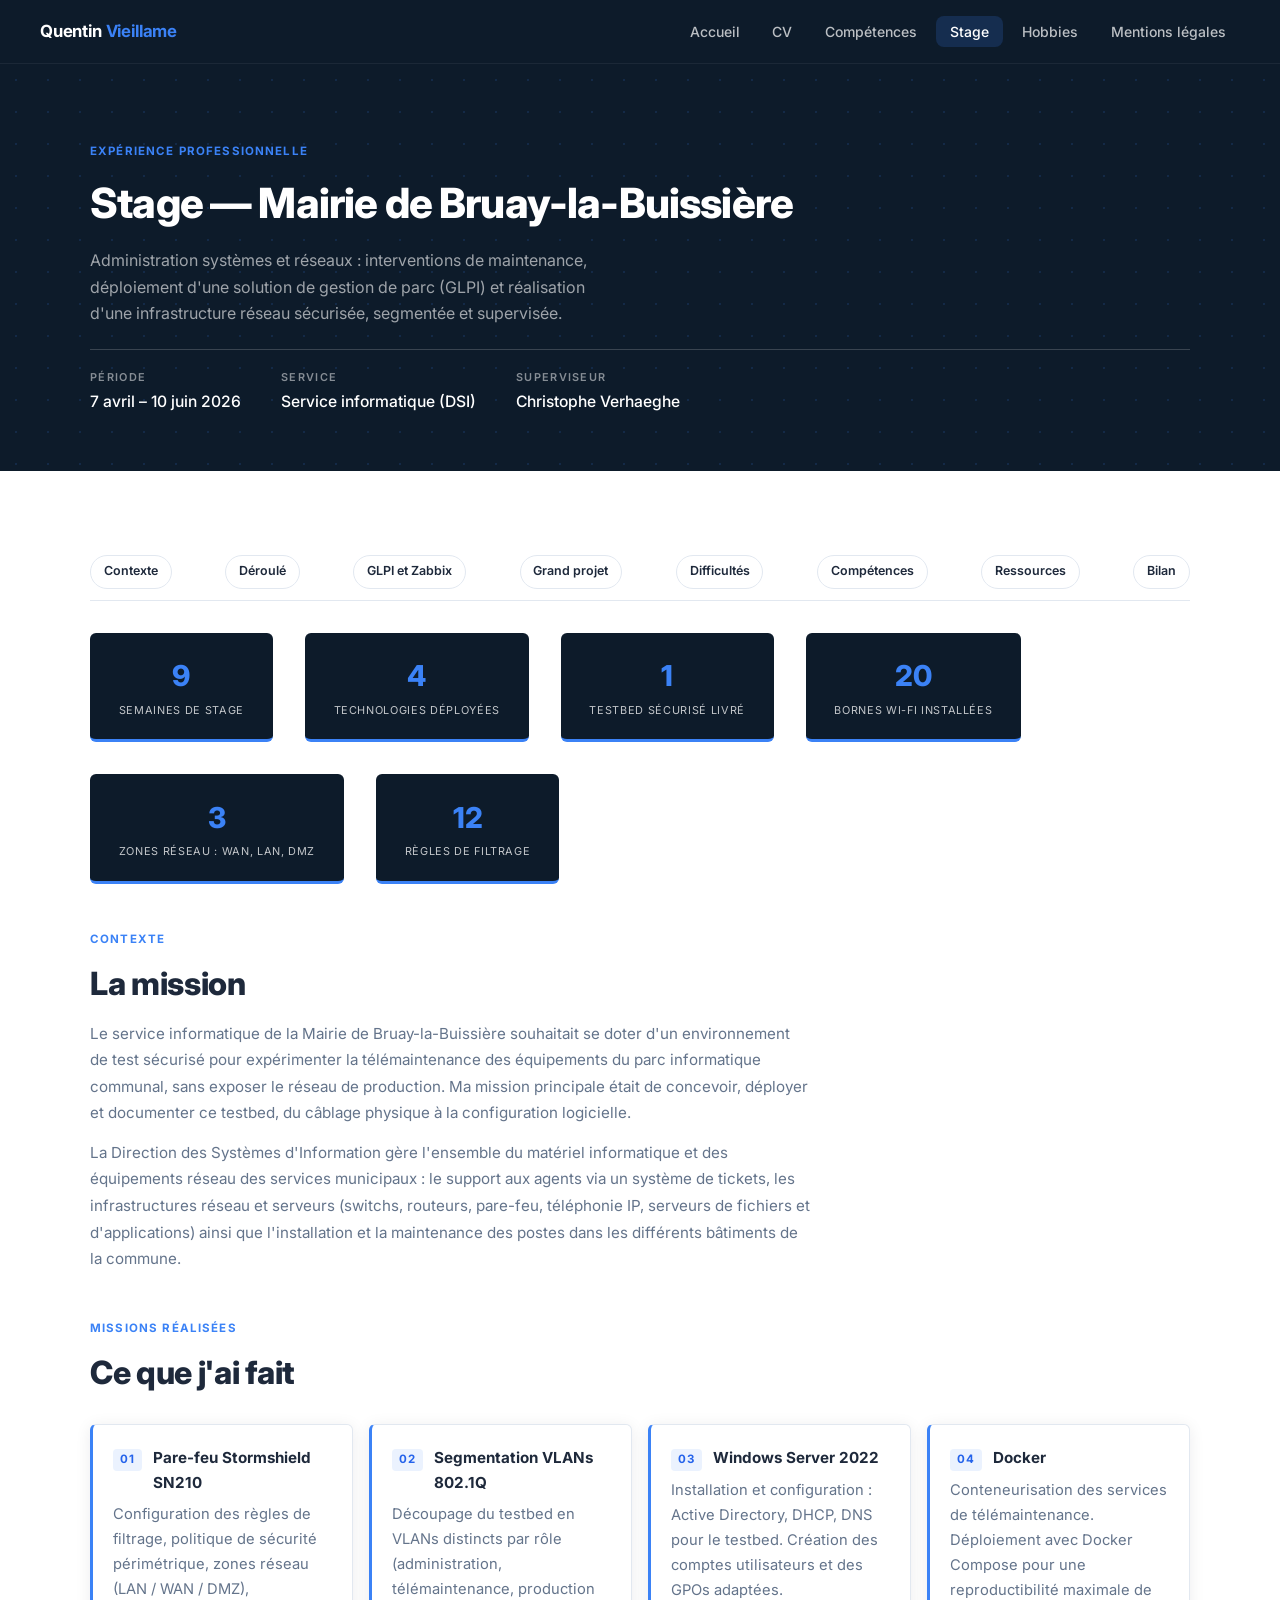
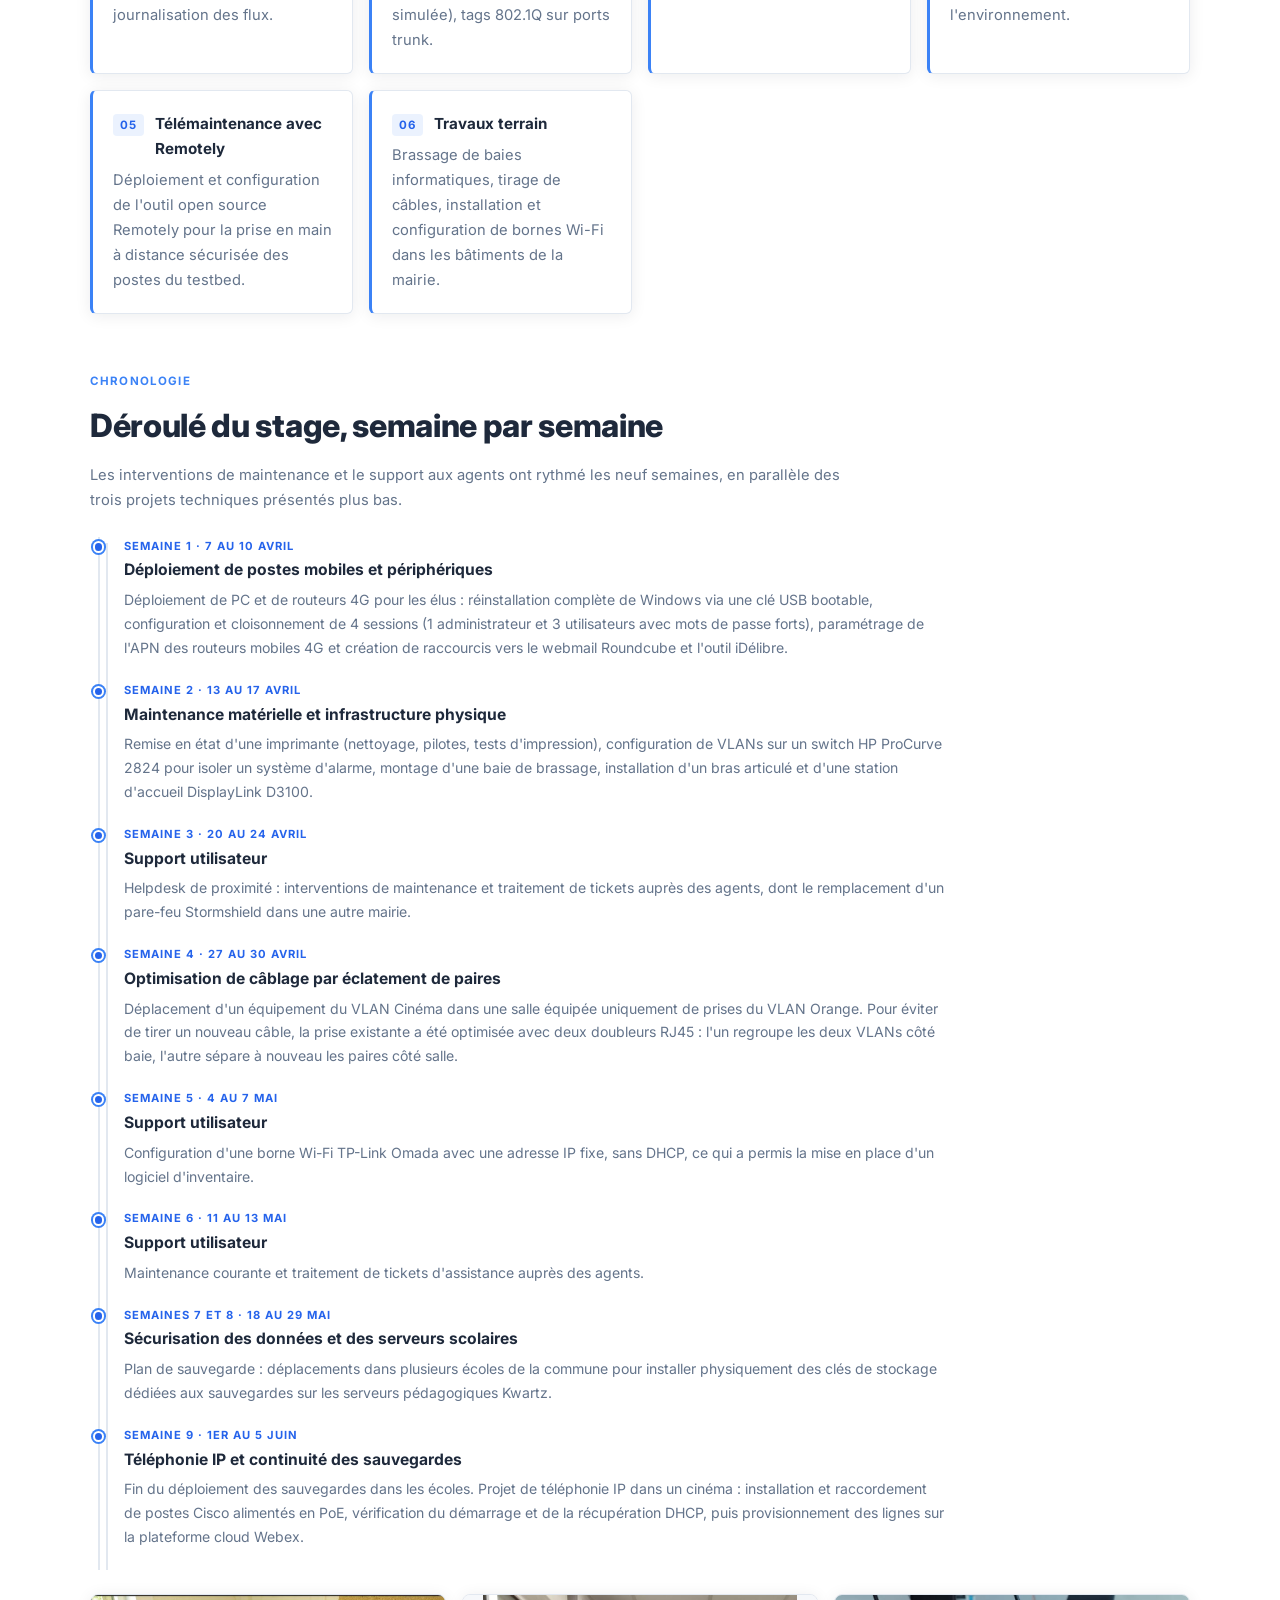
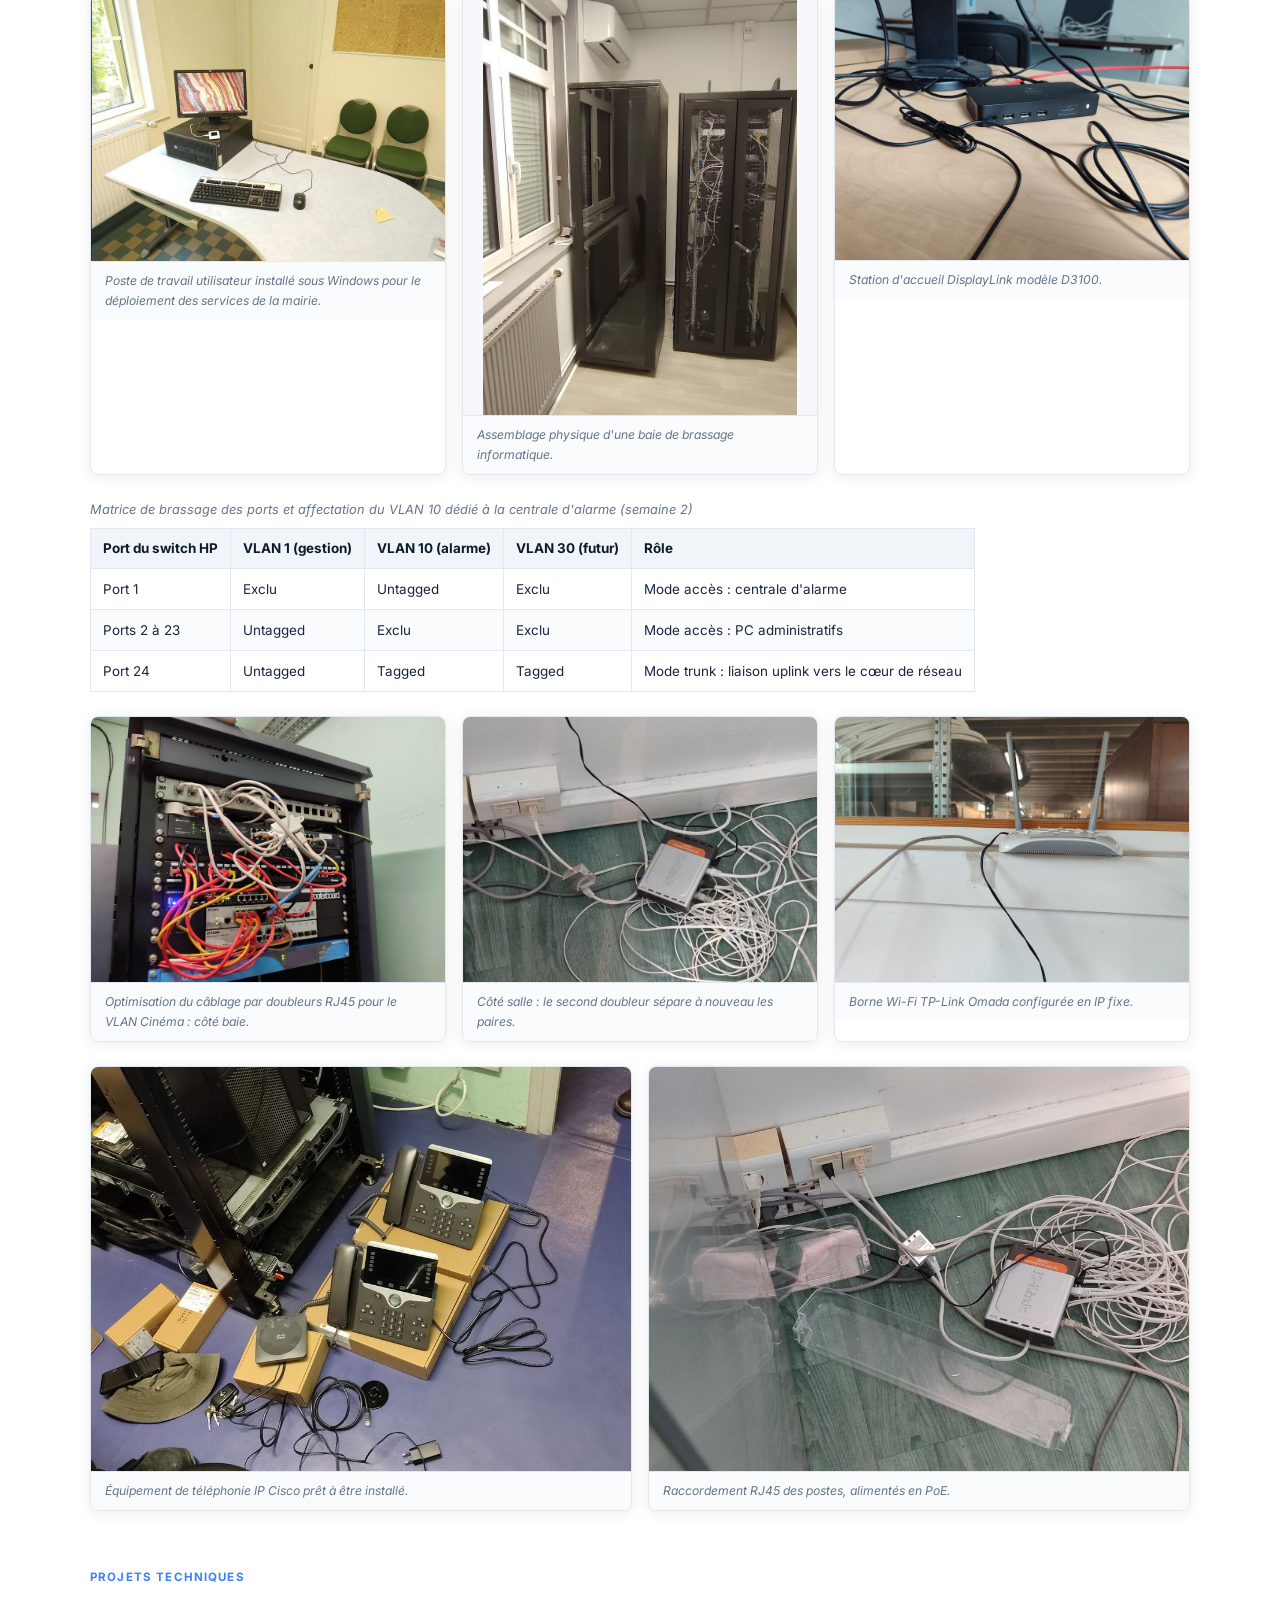
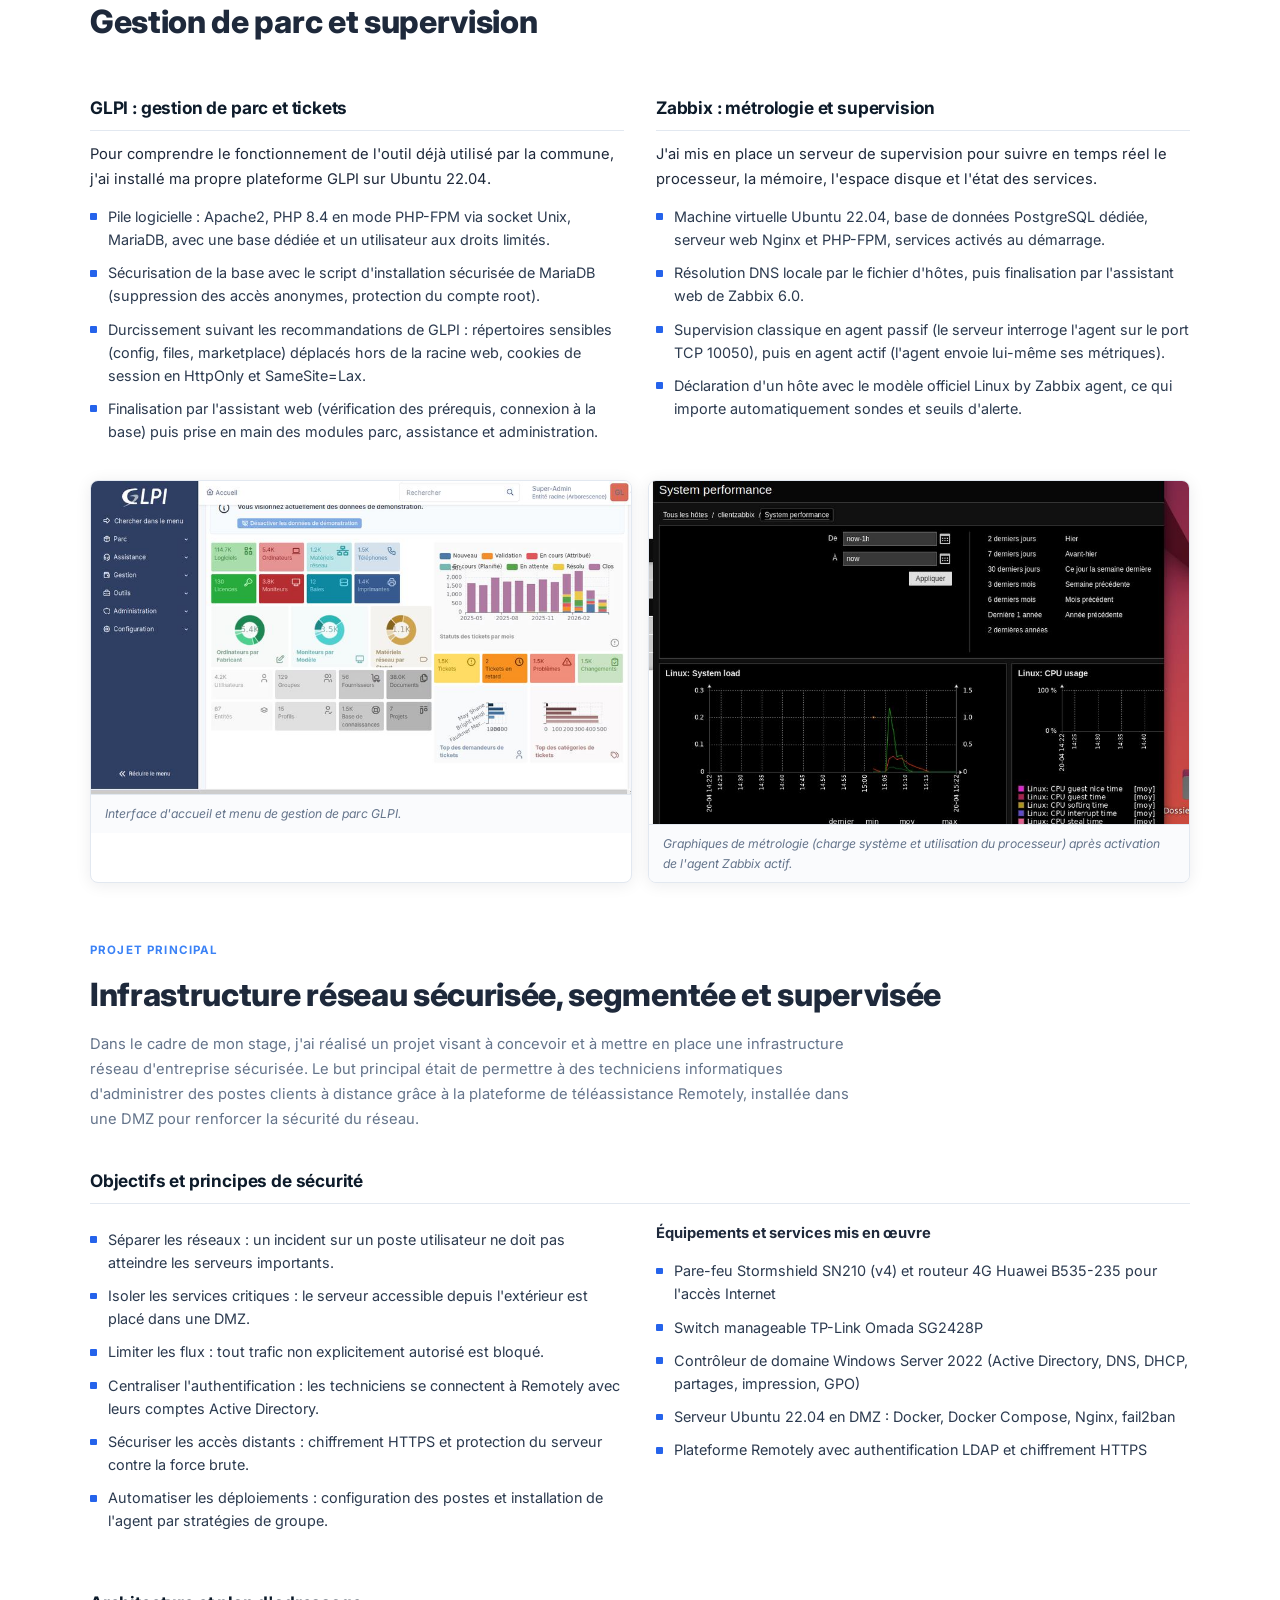
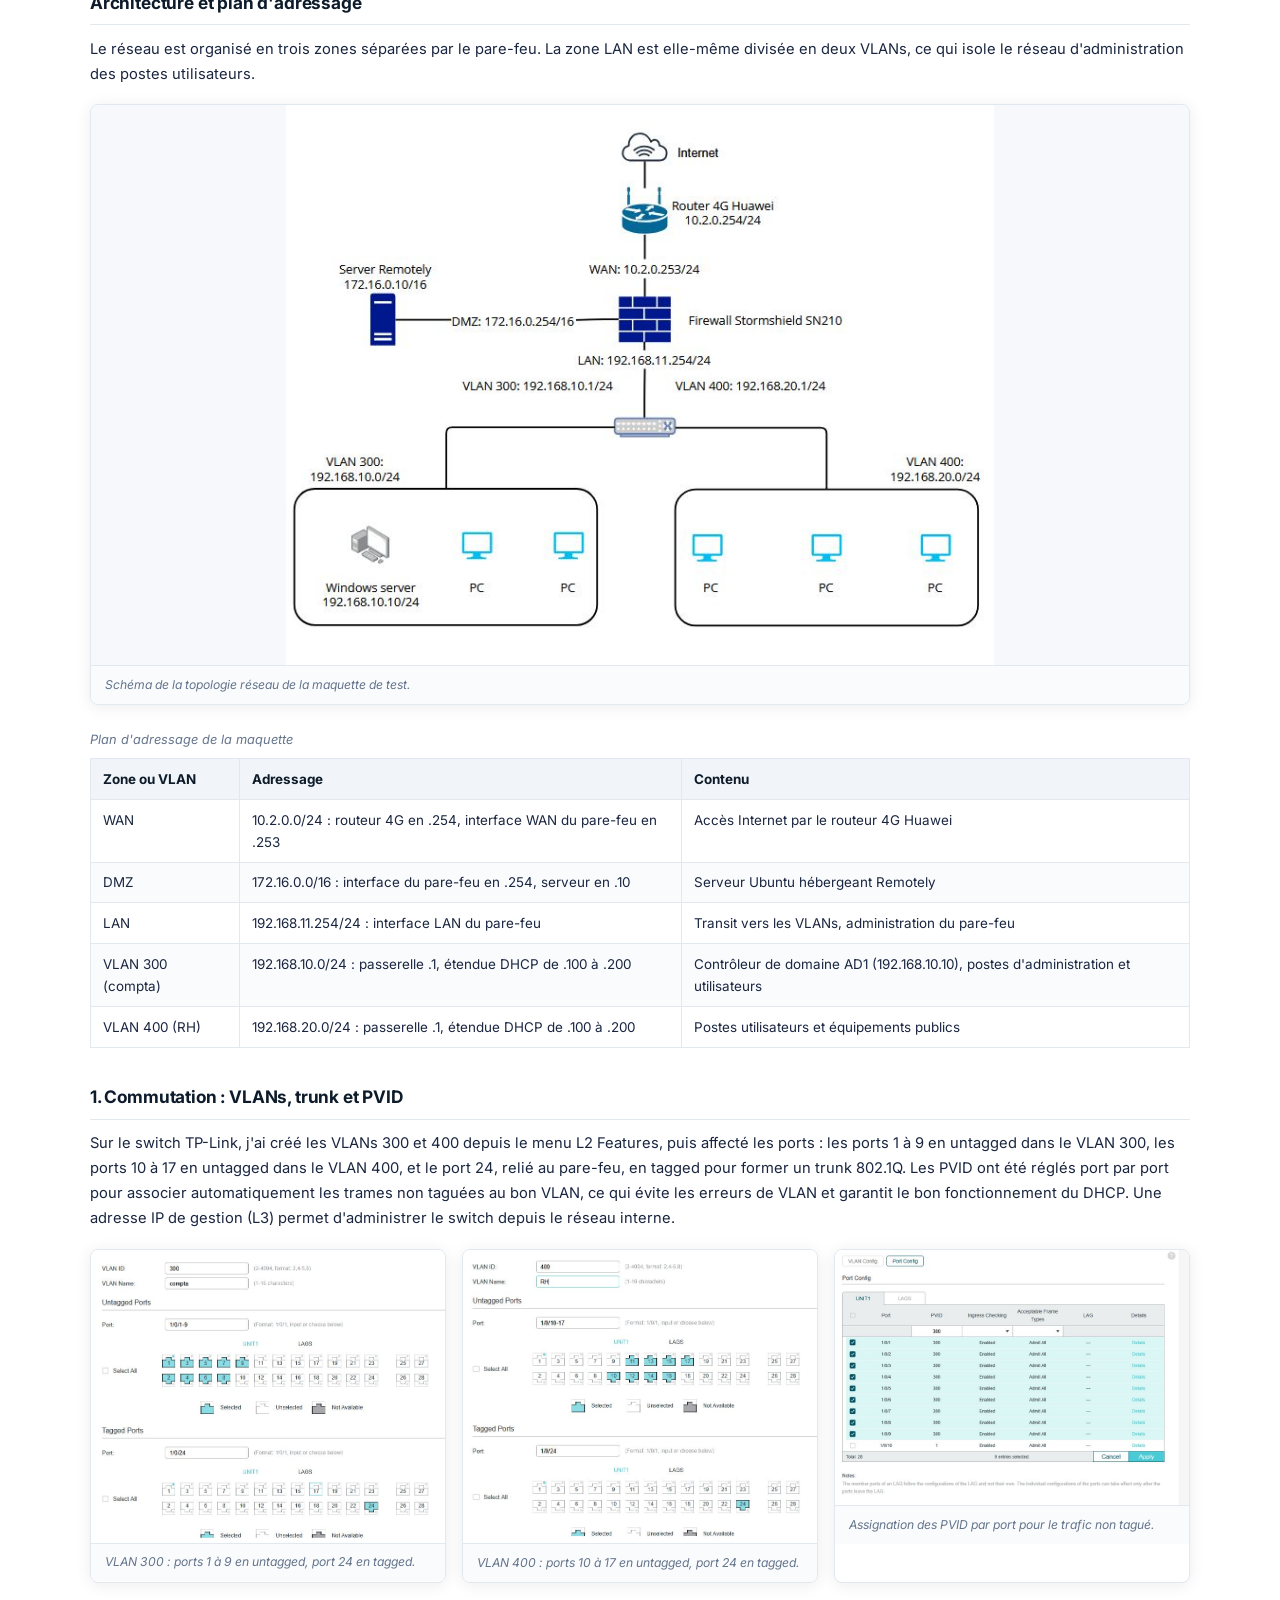
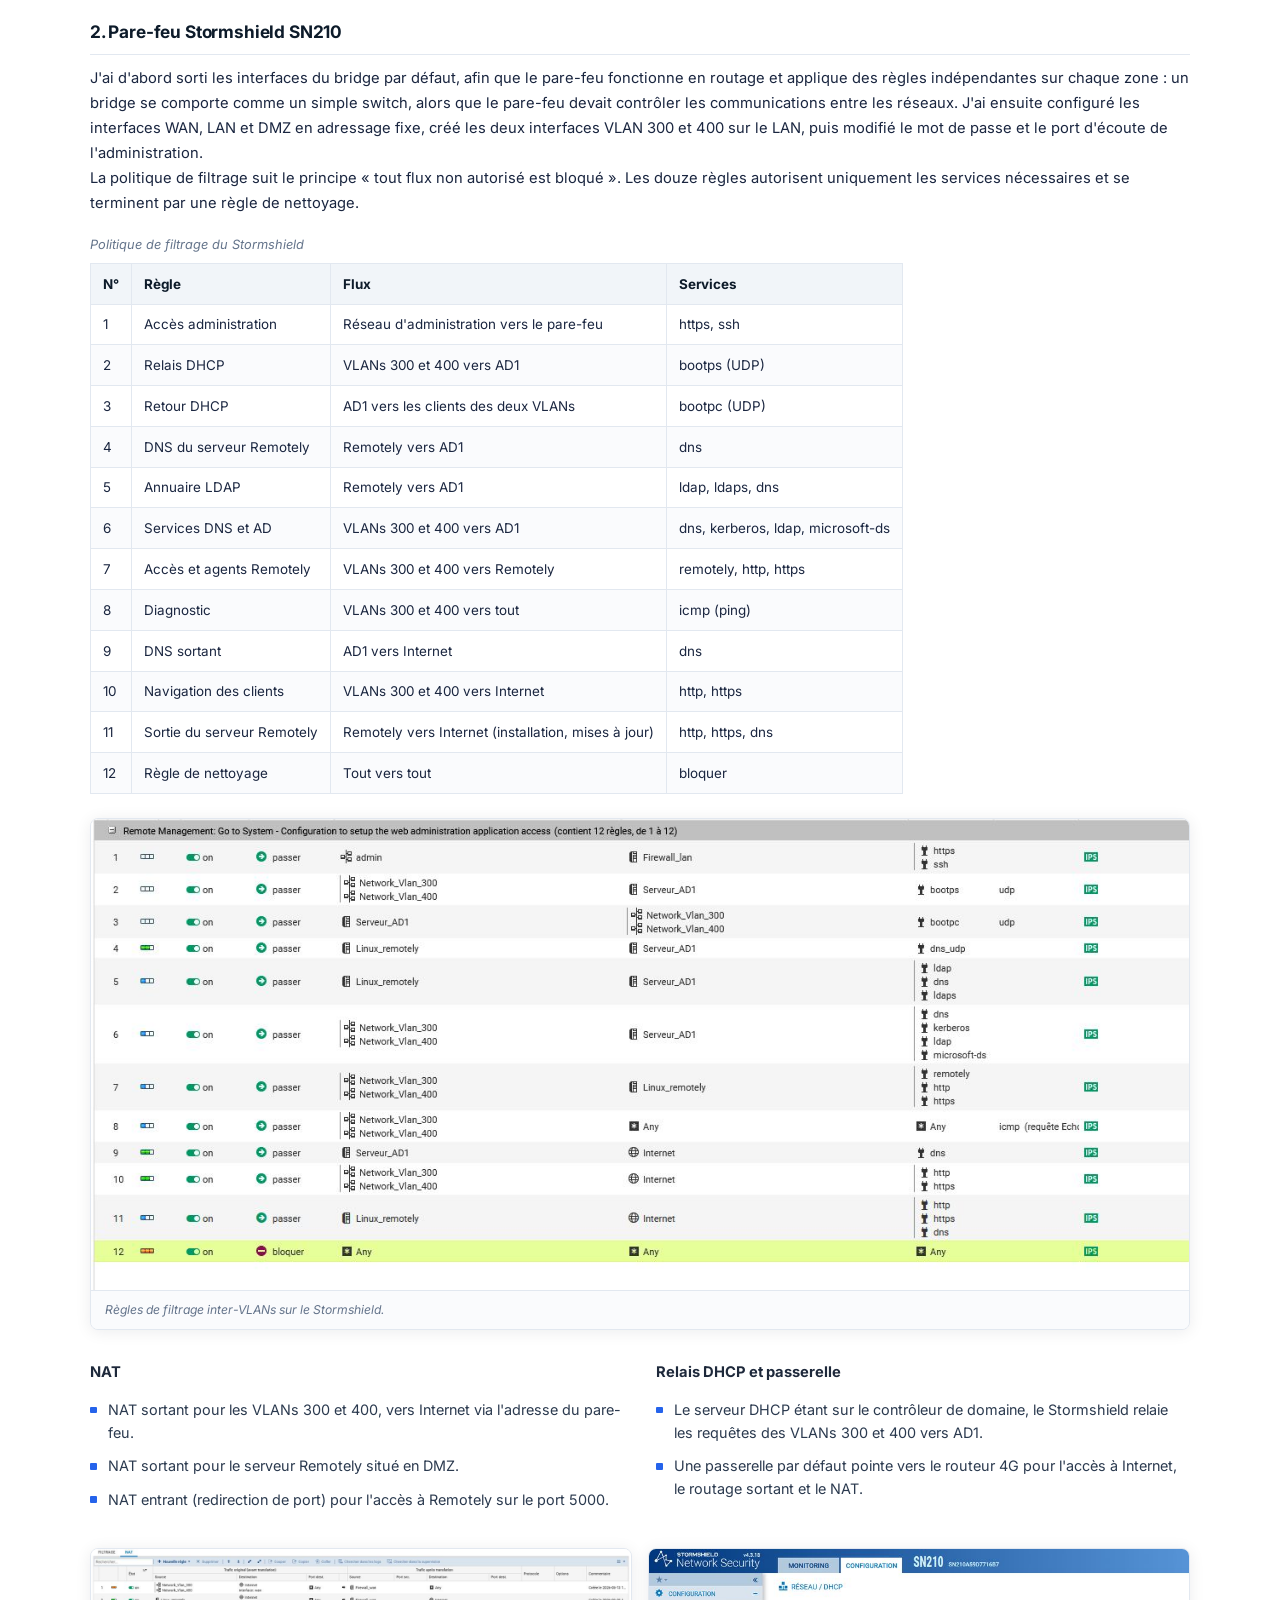
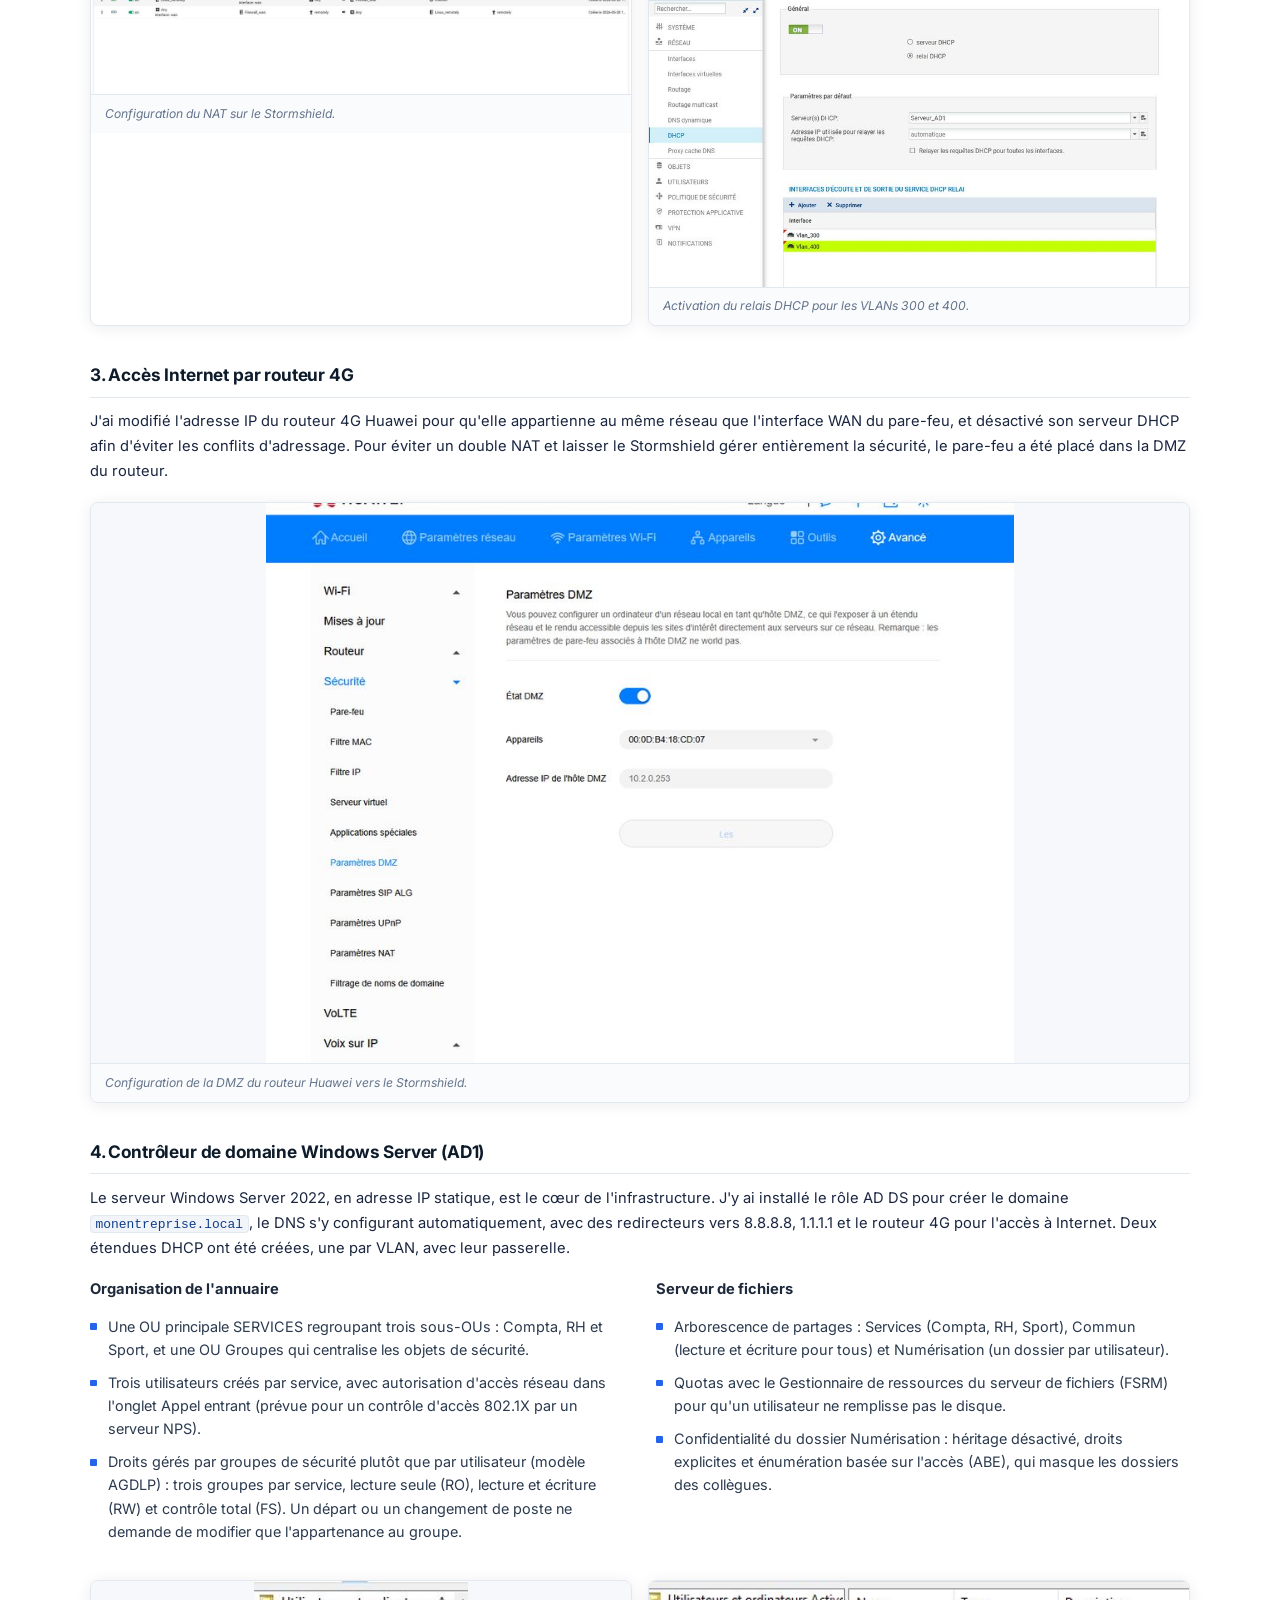
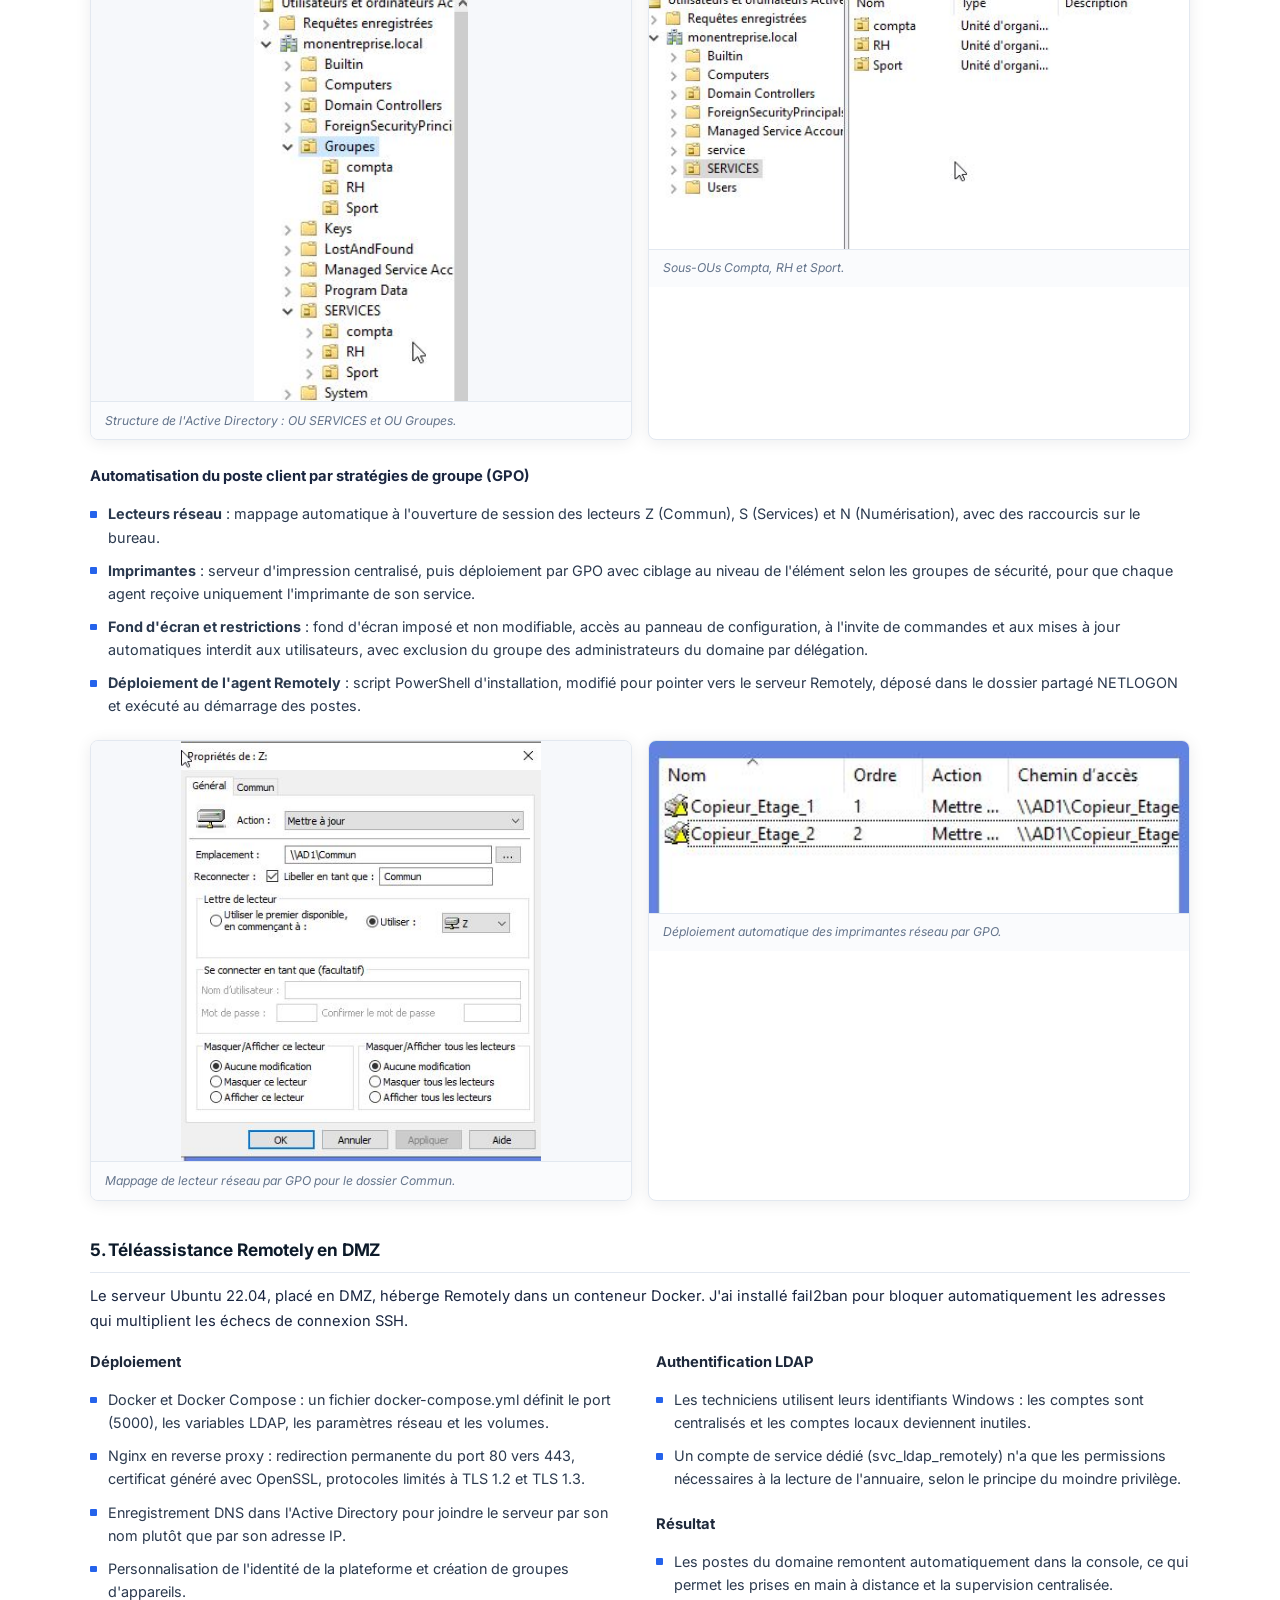
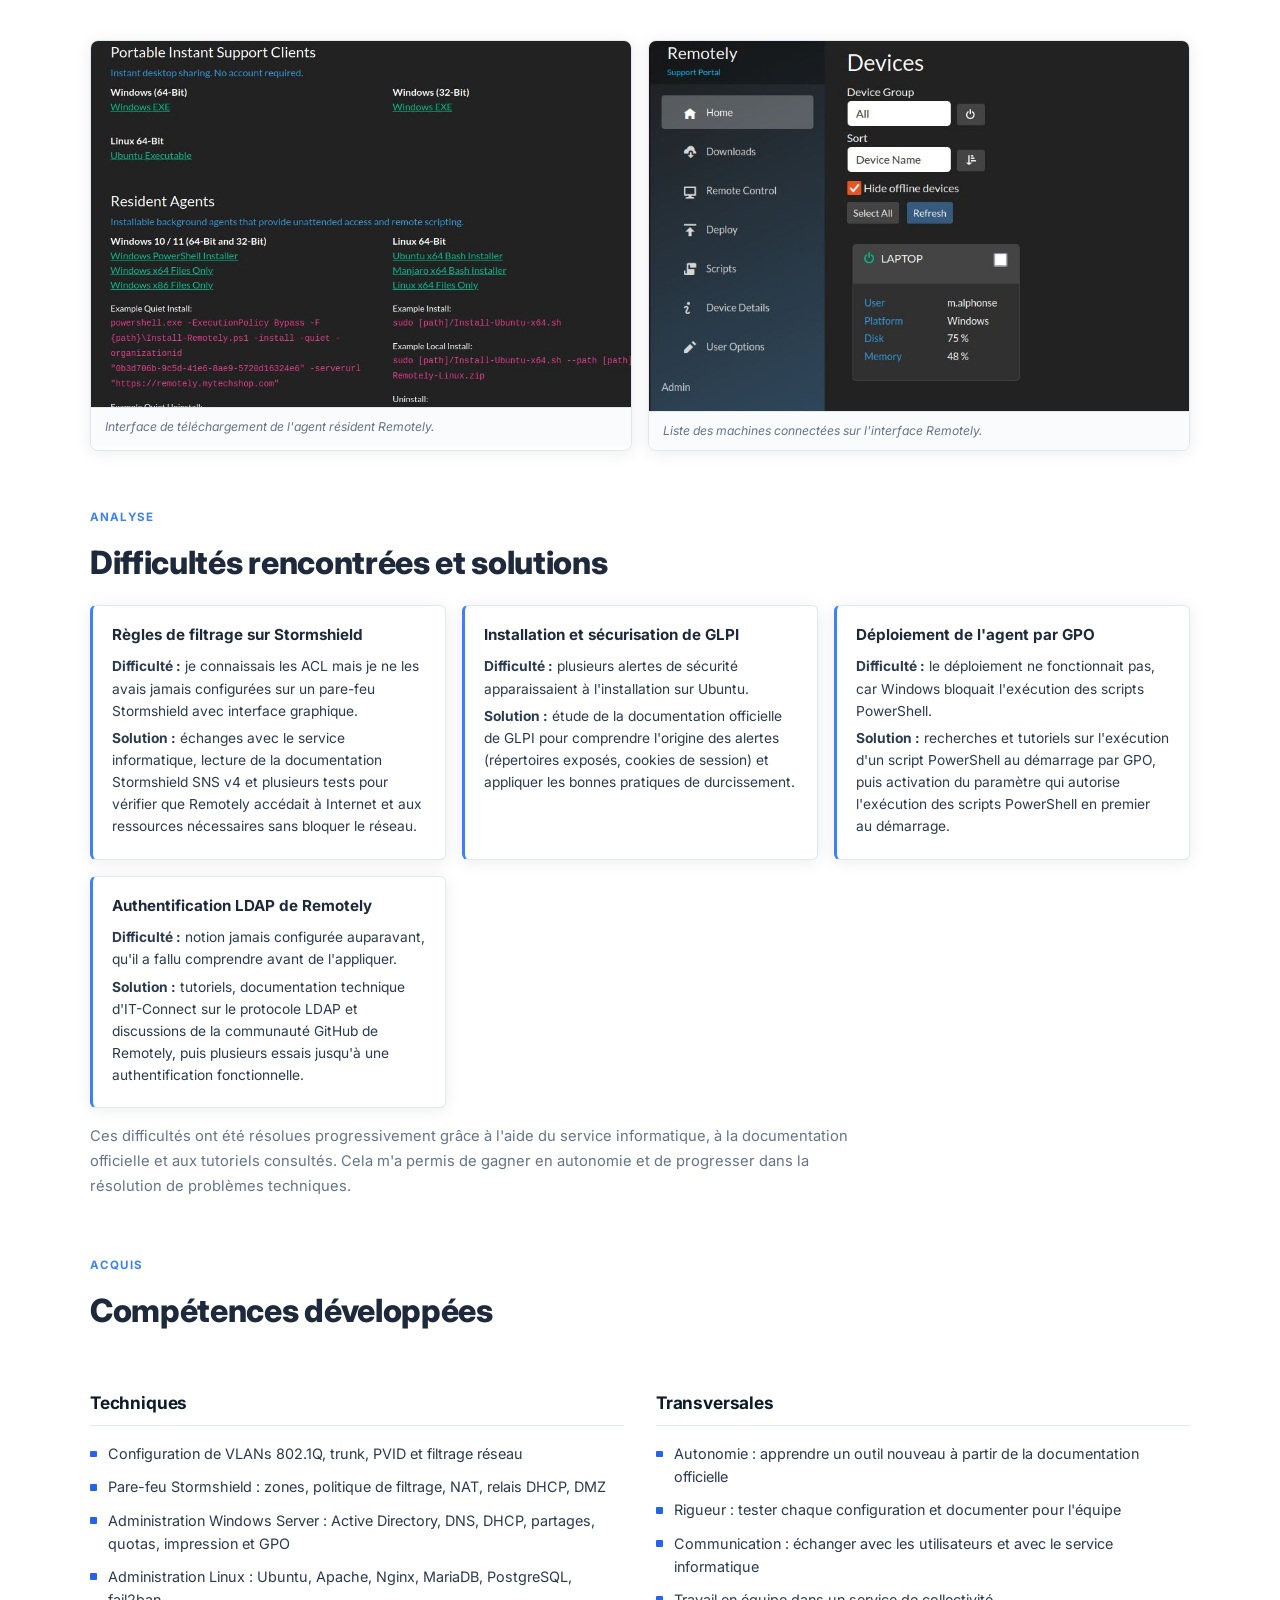
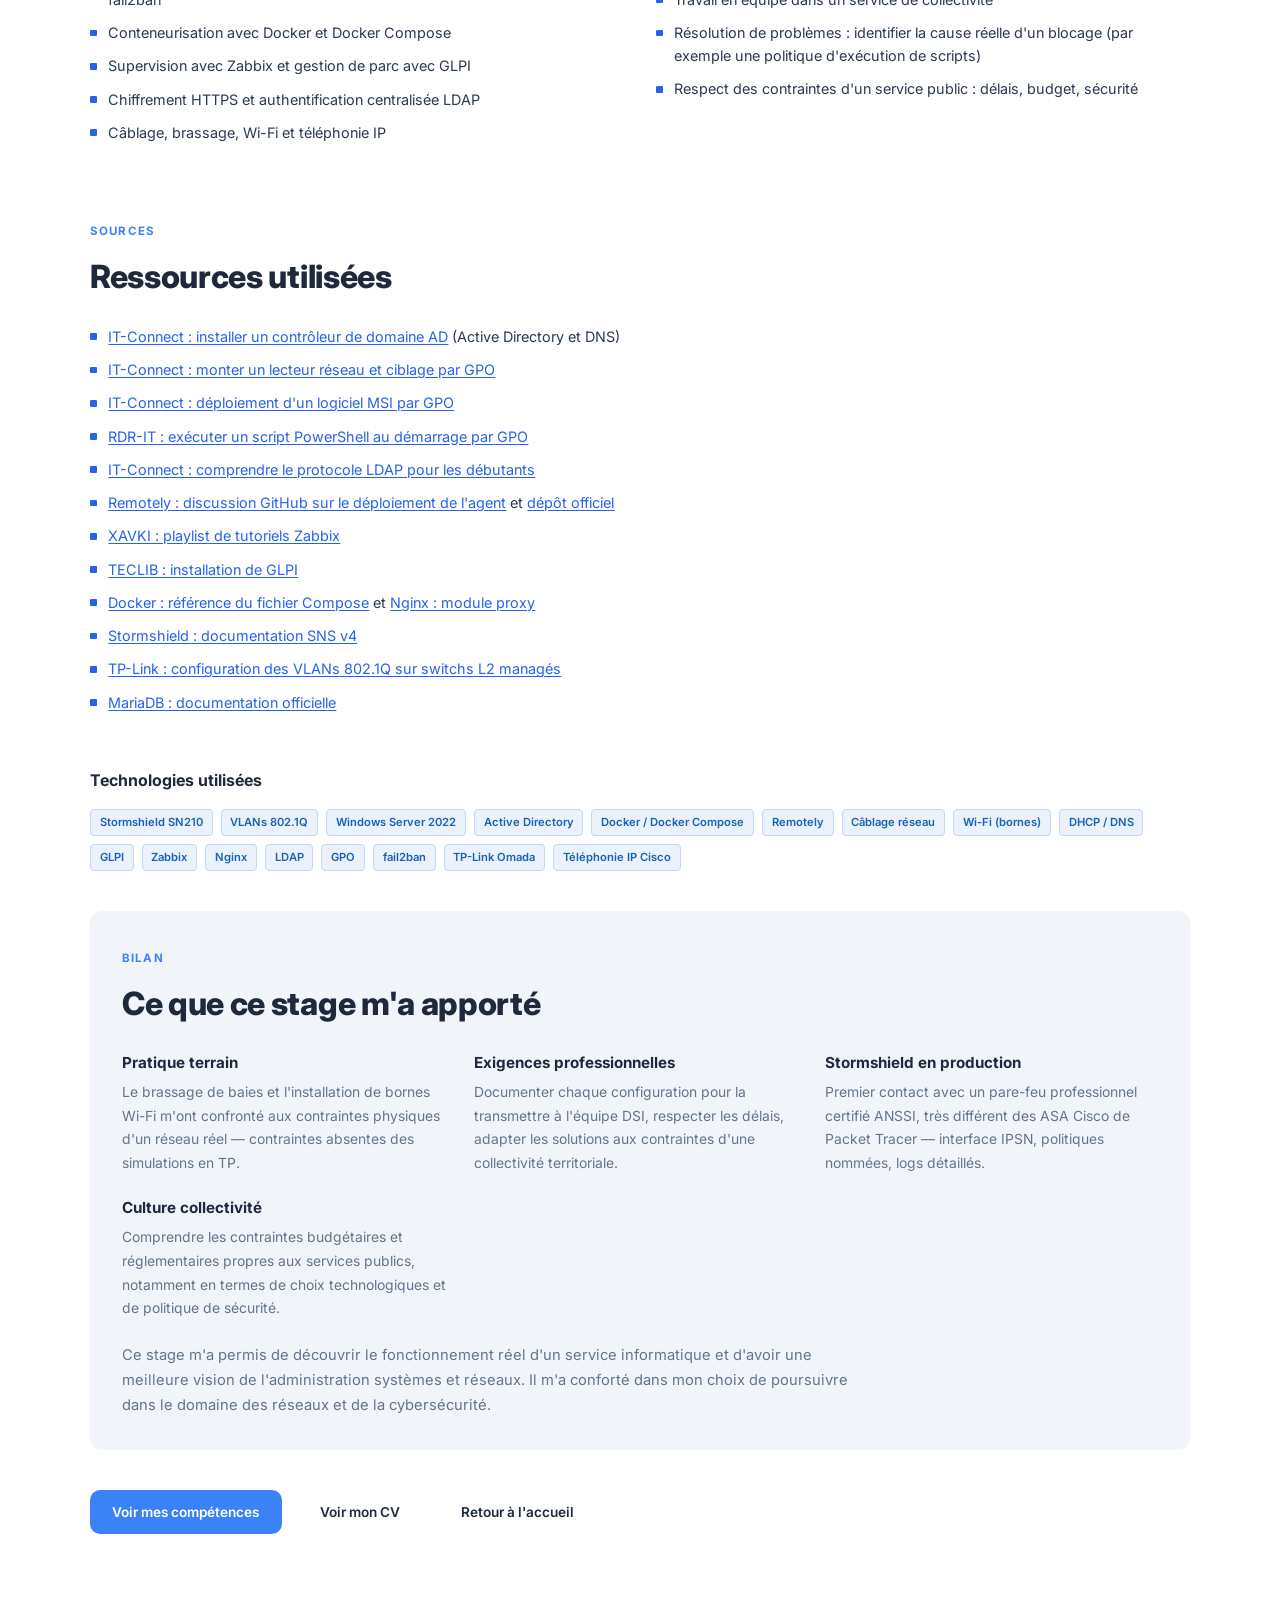
<file: stage.html>
<!DOCTYPE html>
<html lang="fr">
<head>
<meta charset="UTF-8">
<meta name="viewport" content="width=device-width, initial-scale=1.0">
<title>Stage — Quentin Vieillame</title>
<link rel="preconnect" href="https://fonts.googleapis.com">
<link rel="preconnect" href="https://fonts.gstatic.com" crossorigin>
<link rel="stylesheet" href="styles.css">
</head>
<body>
<nav class="nav">
  <a href="index.html" class="nav-brand">Quentin <span>Vieillame</span></a>
  <ul class="nav-links" id="navLinks"><li><a href="index.html">Accueil</a></li><li><a href="cv.html">CV</a></li><li><a href="competences.html">Compétences</a></li><li><a href="stage.html" class="active">Stage</a></li><li><a href="hobbies.html">Hobbies</a></li><li><a href="mentions.html">Mentions légales</a></li></ul>
  <button class="nav-hamburger" onclick="document.getElementById('navLinks').classList.toggle('open')" aria-label="Menu">&#9776;</button>
</nav>
<main>
<div class="page-header">
  <div class="inner">
    <span class="section-label">Expérience professionnelle</span>
    <h1>Stage — Mairie de Bruay-la-Buissière</h1>
    <p>Administration systèmes et réseaux : interventions de maintenance, déploiement d'une solution de gestion de parc (GLPI) et réalisation d'une infrastructure réseau sécurisée, segmentée et supervisée.</p>
    <dl class="fiche">
      <div><dt>Période</dt><dd>7 avril – 10 juin 2026</dd></div>
      <div><dt>Service</dt><dd>Service informatique (DSI)</dd></div>
      <div><dt>Superviseur</dt><dd>Christophe Verhaeghe</dd></div>
    </dl>
  </div>
</div>
<section class="section">
  <div class="container">
    <nav class="subnav" aria-label="Sommaire de la page">
      <a href="#contexte">Contexte</a><a href="#deroule">Déroulé</a><a href="#projets">GLPI et Zabbix</a><a href="#grand-projet">Grand projet</a><a href="#difficultes">Difficultés</a><a href="#competences">Compétences</a><a href="#ressources">Ressources</a><a href="#bilan">Bilan</a>
    </nav>
    <div class="stat-row">
      <div class="stat-box"><div class="num">9</div><div class="lbl">semaines de stage</div></div>
      <div class="stat-box"><div class="num">4</div><div class="lbl">technologies déployées</div></div>
      <div class="stat-box"><div class="num">1</div><div class="lbl">testbed sécurisé livré</div></div>
      <div class="stat-box"><div class="num">20</div><div class="lbl">bornes Wi-Fi installées</div></div>
      <div class="stat-box"><div class="num">3</div><div class="lbl">zones réseau : WAN, LAN, DMZ</div></div>
      <div class="stat-box"><div class="num">12</div><div class="lbl">règles de filtrage</div></div>
    </div>

    <div id="contexte" class="anchor" style="margin: 2.5rem 0;">
      <span class="section-label">Contexte</span>
      <h2 class="section-title" style="margin-bottom:.6rem;">La mission</h2>
      <p style="color:var(--muted);font-size:.95rem;max-width:720px;line-height:1.75;">
        Le service informatique de la Mairie de Bruay-la-Buissière souhaitait se doter d'un environnement de test sécurisé pour expérimenter la télémaintenance des équipements du parc informatique communal, sans exposer le réseau de production. Ma mission principale était de concevoir, déployer et documenter ce testbed, du câblage physique à la configuration logicielle.
      </p>
      <p style="color:var(--muted);font-size:.95rem;max-width:720px;line-height:1.75;margin-top:.8rem;">
        La Direction des Systèmes d'Information gère l'ensemble du matériel informatique et des équipements réseau des services municipaux : le support aux agents via un système de tickets, les infrastructures réseau et serveurs (switchs, routeurs, pare-feu, téléphonie IP, serveurs de fichiers et d'applications) ainsi que l'installation et la maintenance des postes dans les différents bâtiments de la commune.
      </p>
    </div>

    <span class="section-label">Missions réalisées</span>
    <h2 class="section-title" style="margin-bottom:1.5rem;">Ce que j'ai fait</h2>
    <div class="mission-grid">
      <div class="mission-item"><h4><span class="mi-num">01</span>Pare-feu Stormshield SN210</h4><p>Configuration des règles de filtrage, politique de sécurité périmétrique, zones réseau (LAN / WAN / DMZ), journalisation des flux.</p></div>
      <div class="mission-item"><h4><span class="mi-num">02</span>Segmentation VLANs 802.1Q</h4><p>Découpage du testbed en VLANs distincts par rôle (administration, télémaintenance, production simulée), tags 802.1Q sur ports trunk.</p></div>
      <div class="mission-item"><h4><span class="mi-num">03</span>Windows Server 2022</h4><p>Installation et configuration : Active Directory, DHCP, DNS pour le testbed. Création des comptes utilisateurs et des GPOs adaptées.</p></div>
      <div class="mission-item"><h4><span class="mi-num">04</span>Docker</h4><p>Conteneurisation des services de télémaintenance. Déploiement avec Docker Compose pour une reproductibilité maximale de l'environnement.</p></div>
      <div class="mission-item"><h4><span class="mi-num">05</span>Télémaintenance avec Remotely</h4><p>Déploiement et configuration de l'outil open source Remotely pour la prise en main à distance sécurisée des postes du testbed.</p></div>
      <div class="mission-item"><h4><span class="mi-num">06</span>Travaux terrain</h4><p>Brassage de baies informatiques, tirage de câbles, installation et configuration de bornes Wi-Fi dans les bâtiments de la mairie.</p></div>
    </div>
    <div id="deroule" class="anchor" style="margin-top:3.2rem;">
      <span class="section-label">Chronologie</span>
      <h2 class="section-title" style="margin-bottom:.6rem;">Déroulé du stage, semaine par semaine</h2>
      <p class="lead">Les interventions de maintenance et le support aux agents ont rythmé les neuf semaines, en parallèle des trois projets techniques présentés plus bas.</p>
      <div class="timeline"><div class="tl-item"><div class="tl-date">Semaine 1 · 7 au 10 avril</div><h4>Déploiement de postes mobiles et périphériques</h4><p>Déploiement de PC et de routeurs 4G pour les élus : réinstallation complète de Windows via une clé USB bootable, configuration et cloisonnement de 4 sessions (1 administrateur et 3 utilisateurs avec mots de passe forts), paramétrage de l'APN des routeurs mobiles 4G et création de raccourcis vers le webmail Roundcube et l'outil iDélibre.</p></div><div class="tl-item"><div class="tl-date">Semaine 2 · 13 au 17 avril</div><h4>Maintenance matérielle et infrastructure physique</h4><p>Remise en état d'une imprimante (nettoyage, pilotes, tests d'impression), configuration de VLANs sur un switch HP ProCurve 2824 pour isoler un système d'alarme, montage d'une baie de brassage, installation d'un bras articulé et d'une station d'accueil DisplayLink D3100.</p></div><div class="tl-item"><div class="tl-date">Semaine 3 · 20 au 24 avril</div><h4>Support utilisateur</h4><p>Helpdesk de proximité : interventions de maintenance et traitement de tickets auprès des agents, dont le remplacement d'un pare-feu Stormshield dans une autre mairie.</p></div><div class="tl-item"><div class="tl-date">Semaine 4 · 27 au 30 avril</div><h4>Optimisation de câblage par éclatement de paires</h4><p>Déplacement d'un équipement du VLAN Cinéma dans une salle équipée uniquement de prises du VLAN Orange. Pour éviter de tirer un nouveau câble, la prise existante a été optimisée avec deux doubleurs RJ45 : l'un regroupe les deux VLANs côté baie, l'autre sépare à nouveau les paires côté salle.</p></div><div class="tl-item"><div class="tl-date">Semaine 5 · 4 au 7 mai</div><h4>Support utilisateur</h4><p>Configuration d'une borne Wi-Fi TP-Link Omada avec une adresse IP fixe, sans DHCP, ce qui a permis la mise en place d'un logiciel d'inventaire.</p></div><div class="tl-item"><div class="tl-date">Semaine 6 · 11 au 13 mai</div><h4>Support utilisateur</h4><p>Maintenance courante et traitement de tickets d'assistance auprès des agents.</p></div><div class="tl-item"><div class="tl-date">Semaines 7 et 8 · 18 au 29 mai</div><h4>Sécurisation des données et des serveurs scolaires</h4><p>Plan de sauvegarde : déplacements dans plusieurs écoles de la commune pour installer physiquement des clés de stockage dédiées aux sauvegardes sur les serveurs pédagogiques Kwartz.</p></div><div class="tl-item"><div class="tl-date">Semaine 9 · 1er au 5 juin</div><h4>Téléphonie IP et continuité des sauvegardes</h4><p>Fin du déploiement des sauvegardes dans les écoles. Projet de téléphonie IP dans un cinéma : installation et raccordement de postes Cisco alimentés en PoE, vérification du démarrage et de la récupération DHCP, puis provisionnement des lignes sur la plateforme cloud Webex.</p></div></div><div class="fig-grid"><figure class="fig"><img src="images/poste.jpg" alt="Poste de travail utilisateur installé sous Windows pour le déploiement des services de la mairie."><figcaption>Poste de travail utilisateur installé sous Windows pour le déploiement des services de la mairie.</figcaption></figure><figure class="fig"><img src="images/baie.jpg" alt="Assemblage physique d'une baie de brassage informatique."><figcaption>Assemblage physique d'une baie de brassage informatique.</figcaption></figure><figure class="fig"><img src="images/dock.jpg" alt="Station d'accueil DisplayLink modèle D3100."><figcaption>Station d'accueil DisplayLink modèle D3100.</figcaption></figure></div><table class="data"><caption>Matrice de brassage des ports et affectation du VLAN 10 dédié à la centrale d'alarme (semaine 2)</caption><thead><tr><th>Port du switch HP</th><th>VLAN 1 (gestion)</th><th>VLAN 10 (alarme)</th><th>VLAN 30 (futur)</th><th>Rôle</th></tr></thead><tbody><tr><td>Port 1</td><td>Exclu</td><td>Untagged</td><td>Exclu</td><td>Mode accès : centrale d'alarme</td></tr><tr><td>Ports 2 à 23</td><td>Untagged</td><td>Exclu</td><td>Exclu</td><td>Mode accès : PC administratifs</td></tr><tr><td>Port 24</td><td>Untagged</td><td>Tagged</td><td>Tagged</td><td>Mode trunk : liaison uplink vers le cœur de réseau</td></tr></tbody></table><div class="fig-grid"><figure class="fig"><img src="images/doubleurs1.jpg" alt="Optimisation du câblage par doubleurs RJ45 pour le VLAN Cinéma : côté baie."><figcaption>Optimisation du câblage par doubleurs RJ45 pour le VLAN Cinéma : côté baie.</figcaption></figure><figure class="fig"><img src="images/doubleurs2.jpg" alt="Côté salle : le second doubleur sépare à nouveau les paires."><figcaption>Côté salle : le second doubleur sépare à nouveau les paires.</figcaption></figure><figure class="fig"><img src="images/borne.jpg" alt="Borne Wi-Fi TP-Link Omada configurée en IP fixe."><figcaption>Borne Wi-Fi TP-Link Omada configurée en IP fixe.</figcaption></figure></div><div class="fig-grid"><figure class="fig"><img src="images/tel1.jpg" alt="Équipement de téléphonie IP Cisco prêt à être installé."><figcaption>Équipement de téléphonie IP Cisco prêt à être installé.</figcaption></figure><figure class="fig"><img src="images/tel3.jpg" alt="Raccordement RJ45 des postes, alimentés en PoE."><figcaption>Raccordement RJ45 des postes, alimentés en PoE.</figcaption></figure></div>    </div>
    <div id="projets" class="anchor" style="margin-top:3.2rem;">
      <span class="section-label">Projets techniques</span>
      <h2 class="section-title" style="margin-bottom:.6rem;">Gestion de parc et supervision</h2>
      <div class="cols2">
        <div>
          <h3 class="sub">GLPI : gestion de parc et tickets</h3>
          <p>Pour comprendre le fonctionnement de l'outil déjà utilisé par la commune, j'ai installé ma propre plateforme GLPI sur Ubuntu 22.04.</p><ul class="plain"><li>Pile logicielle : Apache2, PHP 8.4 en mode PHP-FPM via socket Unix, MariaDB, avec une base dédiée et un utilisateur aux droits limités.</li><li>Sécurisation de la base avec le script d'installation sécurisée de MariaDB (suppression des accès anonymes, protection du compte root).</li><li>Durcissement suivant les recommandations de GLPI : répertoires sensibles (config, files, marketplace) déplacés hors de la racine web, cookies de session en HttpOnly et SameSite=Lax.</li><li>Finalisation par l'assistant web (vérification des prérequis, connexion à la base) puis prise en main des modules parc, assistance et administration.</li></ul>
        </div>
        <div>
          <h3 class="sub">Zabbix : métrologie et supervision</h3>
          <p>J'ai mis en place un serveur de supervision pour suivre en temps réel le processeur, la mémoire, l'espace disque et l'état des services.</p><ul class="plain"><li>Machine virtuelle Ubuntu 22.04, base de données PostgreSQL dédiée, serveur web Nginx et PHP-FPM, services activés au démarrage.</li><li>Résolution DNS locale par le fichier d'hôtes, puis finalisation par l'assistant web de Zabbix 6.0.</li><li>Supervision classique en agent passif (le serveur interroge l'agent sur le port TCP 10050), puis en agent actif (l'agent envoie lui-même ses métriques).</li><li>Déclaration d'un hôte avec le modèle officiel Linux by Zabbix agent, ce qui importe automatiquement sondes et seuils d'alerte.</li></ul>
        </div>
      </div><div class="fig-grid"><figure class="fig"><img src="images/glpi.jpg" alt="Interface d'accueil et menu de gestion de parc GLPI."><figcaption>Interface d'accueil et menu de gestion de parc GLPI.</figcaption></figure><figure class="fig"><img src="images/zabbix.jpg" alt="Graphiques de métrologie (charge système et utilisation du processeur) après activation de l'agent Zabbix actif."><figcaption>Graphiques de métrologie (charge système et utilisation du processeur) après activation de l'agent Zabbix actif.</figcaption></figure></div>
    </div>
    <div id="grand-projet" class="anchor" style="margin-top:3.2rem;">
      <span class="section-label">Projet principal</span>
      <h2 class="section-title" style="margin-bottom:.6rem;">Infrastructure réseau sécurisée, segmentée et supervisée</h2>
      <p class="lead">Dans le cadre de mon stage, j'ai réalisé un projet visant à concevoir et à mettre en place une infrastructure réseau d'entreprise sécurisée. Le but principal était de permettre à des techniciens informatiques d'administrer des postes clients à distance grâce à la plateforme de téléassistance Remotely, installée dans une DMZ pour renforcer la sécurité du réseau.</p>

      <h3 class="sub">Objectifs et principes de sécurité</h3>
      <div class="cols2">
        <div><ul class="plain"><li>Séparer les réseaux : un incident sur un poste utilisateur ne doit pas atteindre les serveurs importants.</li><li>Isoler les services critiques : le serveur accessible depuis l'extérieur est placé dans une DMZ.</li><li>Limiter les flux : tout trafic non explicitement autorisé est bloqué.</li><li>Centraliser l'authentification : les techniciens se connectent à Remotely avec leurs comptes Active Directory.</li><li>Sécuriser les accès distants : chiffrement HTTPS et protection du serveur contre la force brute.</li><li>Automatiser les déploiements : configuration des postes et installation de l'agent par stratégies de groupe.</li></ul>
        </div>
        <div>
          <p><strong>Équipements et services mis en œuvre</strong></p><ul class="plain"><li>Pare-feu Stormshield SN210 (v4) et routeur 4G Huawei B535-235 pour l'accès Internet</li><li>Switch manageable TP-Link Omada SG2428P</li><li>Contrôleur de domaine Windows Server 2022 (Active Directory, DNS, DHCP, partages, impression, GPO)</li><li>Serveur Ubuntu 22.04 en DMZ : Docker, Docker Compose, Nginx, fail2ban</li><li>Plateforme Remotely avec authentification LDAP et chiffrement HTTPS</li></ul>
        </div>
      </div>

      <h3 class="sub">Architecture et plan d'adressage</h3>
      <p>Le réseau est organisé en trois zones séparées par le pare-feu. La zone LAN est elle-même divisée en deux VLANs, ce qui isole le réseau d'administration des postes utilisateurs.</p><div class="fig-grid one"><figure class="fig"><img src="images/topo.jpg" alt="Schéma de la topologie réseau de la maquette de test."><figcaption>Schéma de la topologie réseau de la maquette de test.</figcaption></figure></div><table class="data"><caption>Plan d'adressage de la maquette</caption><thead><tr><th>Zone ou VLAN</th><th>Adressage</th><th>Contenu</th></tr></thead><tbody><tr><td>WAN</td><td>10.2.0.0/24 : routeur 4G en .254, interface WAN du pare-feu en .253</td><td>Accès Internet par le routeur 4G Huawei</td></tr><tr><td>DMZ</td><td>172.16.0.0/16 : interface du pare-feu en .254, serveur en .10</td><td>Serveur Ubuntu hébergeant Remotely</td></tr><tr><td>LAN</td><td>192.168.11.254/24 : interface LAN du pare-feu</td><td>Transit vers les VLANs, administration du pare-feu</td></tr><tr><td>VLAN 300 (compta)</td><td>192.168.10.0/24 : passerelle .1, étendue DHCP de .100 à .200</td><td>Contrôleur de domaine AD1 (192.168.10.10), postes d'administration et utilisateurs</td></tr><tr><td>VLAN 400 (RH)</td><td>192.168.20.0/24 : passerelle .1, étendue DHCP de .100 à .200</td><td>Postes utilisateurs et équipements publics</td></tr></tbody></table>

      <h3 class="sub">1. Commutation : VLANs, trunk et PVID</h3>
      <p>Sur le switch TP-Link, j'ai créé les VLANs 300 et 400 depuis le menu L2 Features, puis affecté les ports : les ports 1 à 9 en untagged dans le VLAN 300, les ports 10 à 17 en untagged dans le VLAN 400, et le port 24, relié au pare-feu, en tagged pour former un trunk 802.1Q. Les PVID ont été réglés port par port pour associer automatiquement les trames non taguées au bon VLAN, ce qui évite les erreurs de VLAN et garantit le bon fonctionnement du DHCP. Une adresse IP de gestion (L3) permet d'administrer le switch depuis le réseau interne.</p><div class="fig-grid"><figure class="fig"><img src="images/vlan300.jpg" alt="VLAN 300 : ports 1 à 9 en untagged, port 24 en tagged."><figcaption>VLAN 300 : ports 1 à 9 en untagged, port 24 en tagged.</figcaption></figure><figure class="fig"><img src="images/vlan400.jpg" alt="VLAN 400 : ports 10 à 17 en untagged, port 24 en tagged."><figcaption>VLAN 400 : ports 10 à 17 en untagged, port 24 en tagged.</figcaption></figure><figure class="fig"><img src="images/pvid.jpg" alt="Assignation des PVID par port pour le trafic non tagué."><figcaption>Assignation des PVID par port pour le trafic non tagué.</figcaption></figure></div>

      <h3 class="sub">2. Pare-feu Stormshield SN210</h3>
      <p>J'ai d'abord sorti les interfaces du bridge par défaut, afin que le pare-feu fonctionne en routage et applique des règles indépendantes sur chaque zone : un bridge se comporte comme un simple switch, alors que le pare-feu devait contrôler les communications entre les réseaux. J'ai ensuite configuré les interfaces WAN, LAN et DMZ en adressage fixe, créé les deux interfaces VLAN 300 et 400 sur le LAN, puis modifié le mot de passe et le port d'écoute de l'administration.</p>
      <p>La politique de filtrage suit le principe « tout flux non autorisé est bloqué ». Les douze règles autorisent uniquement les services nécessaires et se terminent par une règle de nettoyage.</p><table class="data"><caption>Politique de filtrage du Stormshield</caption><thead><tr><th>N°</th><th>Règle</th><th>Flux</th><th>Services</th></tr></thead><tbody><tr><td>1</td><td>Accès administration</td><td>Réseau d'administration vers le pare-feu</td><td>https, ssh</td></tr><tr><td>2</td><td>Relais DHCP</td><td>VLANs 300 et 400 vers AD1</td><td>bootps (UDP)</td></tr><tr><td>3</td><td>Retour DHCP</td><td>AD1 vers les clients des deux VLANs</td><td>bootpc (UDP)</td></tr><tr><td>4</td><td>DNS du serveur Remotely</td><td>Remotely vers AD1</td><td>dns</td></tr><tr><td>5</td><td>Annuaire LDAP</td><td>Remotely vers AD1</td><td>ldap, ldaps, dns</td></tr><tr><td>6</td><td>Services DNS et AD</td><td>VLANs 300 et 400 vers AD1</td><td>dns, kerberos, ldap, microsoft-ds</td></tr><tr><td>7</td><td>Accès et agents Remotely</td><td>VLANs 300 et 400 vers Remotely</td><td>remotely, http, https</td></tr><tr><td>8</td><td>Diagnostic</td><td>VLANs 300 et 400 vers tout</td><td>icmp (ping)</td></tr><tr><td>9</td><td>DNS sortant</td><td>AD1 vers Internet</td><td>dns</td></tr><tr><td>10</td><td>Navigation des clients</td><td>VLANs 300 et 400 vers Internet</td><td>http, https</td></tr><tr><td>11</td><td>Sortie du serveur Remotely</td><td>Remotely vers Internet (installation, mises à jour)</td><td>http, https, dns</td></tr><tr><td>12</td><td>Règle de nettoyage</td><td>Tout vers tout</td><td>bloquer</td></tr></tbody></table><div class="fig-grid one"><figure class="fig"><img src="images/regles.jpg" alt="Règles de filtrage inter-VLANs sur le Stormshield."><figcaption>Règles de filtrage inter-VLANs sur le Stormshield.</figcaption></figure></div>
      <div class="cols2">
        <div>
          <p><strong>NAT</strong></p><ul class="plain"><li>NAT sortant pour les VLANs 300 et 400, vers Internet via l'adresse du pare-feu.</li><li>NAT sortant pour le serveur Remotely situé en DMZ.</li><li>NAT entrant (redirection de port) pour l'accès à Remotely sur le port 5000.</li></ul>
        </div>
        <div>
          <p><strong>Relais DHCP et passerelle</strong></p><ul class="plain"><li>Le serveur DHCP étant sur le contrôleur de domaine, le Stormshield relaie les requêtes des VLANs 300 et 400 vers AD1.</li><li>Une passerelle par défaut pointe vers le routeur 4G pour l'accès à Internet, le routage sortant et le NAT.</li></ul>
        </div>
      </div><div class="fig-grid"><figure class="fig"><img src="images/nat.jpg" alt="Configuration du NAT sur le Stormshield."><figcaption>Configuration du NAT sur le Stormshield.</figcaption></figure><figure class="fig"><img src="images/dhcp.jpg" alt="Activation du relais DHCP pour les VLANs 300 et 400."><figcaption>Activation du relais DHCP pour les VLANs 300 et 400.</figcaption></figure></div>

      <h3 class="sub">3. Accès Internet par routeur 4G</h3>
      <p>J'ai modifié l'adresse IP du routeur 4G Huawei pour qu'elle appartienne au même réseau que l'interface WAN du pare-feu, et désactivé son serveur DHCP afin d'éviter les conflits d'adressage. Pour éviter un double NAT et laisser le Stormshield gérer entièrement la sécurité, le pare-feu a été placé dans la DMZ du routeur.</p><div class="fig-grid one"><figure class="fig"><img src="images/dmz.jpg" alt="Configuration de la DMZ du routeur Huawei vers le Stormshield."><figcaption>Configuration de la DMZ du routeur Huawei vers le Stormshield.</figcaption></figure></div>

      <h3 class="sub">4. Contrôleur de domaine Windows Server (AD1)</h3>
      <p>Le serveur Windows Server 2022, en adresse IP statique, est le cœur de l'infrastructure. J'y ai installé le rôle AD DS pour créer le domaine <code>monentreprise.local</code>, le DNS s'y configurant automatiquement, avec des redirecteurs vers 8.8.8.8, 1.1.1.1 et le routeur 4G pour l'accès à Internet. Deux étendues DHCP ont été créées, une par VLAN, avec leur passerelle.</p>
      <div class="cols2">
        <div>
          <p><strong>Organisation de l'annuaire</strong></p><ul class="plain"><li>Une OU principale SERVICES regroupant trois sous-OUs : Compta, RH et Sport, et une OU Groupes qui centralise les objets de sécurité.</li><li>Trois utilisateurs créés par service, avec autorisation d'accès réseau dans l'onglet Appel entrant (prévue pour un contrôle d'accès 802.1X par un serveur NPS).</li><li>Droits gérés par groupes de sécurité plutôt que par utilisateur (modèle AGDLP) : trois groupes par service, lecture seule (RO), lecture et écriture (RW) et contrôle total (FS). Un départ ou un changement de poste ne demande de modifier que l'appartenance au groupe.</li></ul>
        </div>
        <div>
          <p><strong>Serveur de fichiers</strong></p><ul class="plain"><li>Arborescence de partages : Services (Compta, RH, Sport), Commun (lecture et écriture pour tous) et Numérisation (un dossier par utilisateur).</li><li>Quotas avec le Gestionnaire de ressources du serveur de fichiers (FSRM) pour qu'un utilisateur ne remplisse pas le disque.</li><li>Confidentialité du dossier Numérisation : héritage désactivé, droits explicites et énumération basée sur l'accès (ABE), qui masque les dossiers des collègues.</li></ul>
        </div>
      </div><div class="fig-grid"><figure class="fig"><img src="images/ou1.jpg" alt="Structure de l'Active Directory : OU SERVICES et OU Groupes."><figcaption>Structure de l'Active Directory : OU SERVICES et OU Groupes.</figcaption></figure><figure class="fig"><img src="images/ou2.jpg" alt="Sous-OUs Compta, RH et Sport."><figcaption>Sous-OUs Compta, RH et Sport.</figcaption></figure></div>
      <p><strong>Automatisation du poste client par stratégies de groupe (GPO)</strong></p><ul class="plain"><li><strong>Lecteurs réseau</strong> : mappage automatique à l'ouverture de session des lecteurs Z (Commun), S (Services) et N (Numérisation), avec des raccourcis sur le bureau.</li><li><strong>Imprimantes</strong> : serveur d'impression centralisé, puis déploiement par GPO avec ciblage au niveau de l'élément selon les groupes de sécurité, pour que chaque agent reçoive uniquement l'imprimante de son service.</li><li><strong>Fond d'écran et restrictions</strong> : fond d'écran imposé et non modifiable, accès au panneau de configuration, à l'invite de commandes et aux mises à jour automatiques interdit aux utilisateurs, avec exclusion du groupe des administrateurs du domaine par délégation.</li><li><strong>Déploiement de l'agent Remotely</strong> : script PowerShell d'installation, modifié pour pointer vers le serveur Remotely, déposé dans le dossier partagé NETLOGON et exécuté au démarrage des postes.</li></ul><div class="fig-grid"><figure class="fig"><img src="images/gpo.jpg" alt="Mappage de lecteur réseau par GPO pour le dossier Commun."><figcaption>Mappage de lecteur réseau par GPO pour le dossier Commun.</figcaption></figure><figure class="fig"><img src="images/imprim.jpg" alt="Déploiement automatique des imprimantes réseau par GPO."><figcaption>Déploiement automatique des imprimantes réseau par GPO.</figcaption></figure></div>

      <h3 class="sub">5. Téléassistance Remotely en DMZ</h3>
      <p>Le serveur Ubuntu 22.04, placé en DMZ, héberge Remotely dans un conteneur Docker. J'ai installé fail2ban pour bloquer automatiquement les adresses qui multiplient les échecs de connexion SSH.</p>
      <div class="cols2">
        <div>
          <p><strong>Déploiement</strong></p><ul class="plain"><li>Docker et Docker Compose : un fichier docker-compose.yml définit le port (5000), les variables LDAP, les paramètres réseau et les volumes.</li><li>Nginx en reverse proxy : redirection permanente du port 80 vers 443, certificat généré avec OpenSSL, protocoles limités à TLS 1.2 et TLS 1.3.</li><li>Enregistrement DNS dans l'Active Directory pour joindre le serveur par son nom plutôt que par son adresse IP.</li><li>Personnalisation de l'identité de la plateforme et création de groupes d'appareils.</li></ul>
        </div>
        <div>
          <p><strong>Authentification LDAP</strong></p><ul class="plain"><li>Les techniciens utilisent leurs identifiants Windows : les comptes sont centralisés et les comptes locaux deviennent inutiles.</li><li>Un compte de service dédié (svc_ldap_remotely) n'a que les permissions nécessaires à la lecture de l'annuaire, selon le principe du moindre privilège.</li></ul>
          <p style="margin-top:.8rem;"><strong>Résultat</strong></p><ul class="plain"><li>Les postes du domaine remontent automatiquement dans la console, ce qui permet les prises en main à distance et la supervision centralisée.</li></ul>
        </div>
      </div><div class="fig-grid"><figure class="fig"><img src="images/rdl_dl.jpg" alt="Interface de téléchargement de l'agent résident Remotely."><figcaption>Interface de téléchargement de l'agent résident Remotely.</figcaption></figure><figure class="fig"><img src="images/rdl_dev.jpg" alt="Liste des machines connectées sur l'interface Remotely."><figcaption>Liste des machines connectées sur l'interface Remotely.</figcaption></figure></div>
    </div>
    <div id="difficultes" class="anchor" style="margin-top:3.2rem;">
      <span class="section-label">Analyse</span>
      <h2 class="section-title" style="margin-bottom:1rem;">Difficultés rencontrées et solutions</h2>
      <div class="diff-grid">
        <div class="diff"><h4>Règles de filtrage sur Stormshield</h4><p><strong>Difficulté :</strong> je connaissais les ACL mais je ne les avais jamais configurées sur un pare-feu Stormshield avec interface graphique.</p><p><strong>Solution :</strong> échanges avec le service informatique, lecture de la documentation Stormshield SNS v4 et plusieurs tests pour vérifier que Remotely accédait à Internet et aux ressources nécessaires sans bloquer le réseau.</p></div>
        <div class="diff"><h4>Installation et sécurisation de GLPI</h4><p><strong>Difficulté :</strong> plusieurs alertes de sécurité apparaissaient à l'installation sur Ubuntu.</p><p><strong>Solution :</strong> étude de la documentation officielle de GLPI pour comprendre l'origine des alertes (répertoires exposés, cookies de session) et appliquer les bonnes pratiques de durcissement.</p></div>
        <div class="diff"><h4>Déploiement de l'agent par GPO</h4><p><strong>Difficulté :</strong> le déploiement ne fonctionnait pas, car Windows bloquait l'exécution des scripts PowerShell.</p><p><strong>Solution :</strong> recherches et tutoriels sur l'exécution d'un script PowerShell au démarrage par GPO, puis activation du paramètre qui autorise l'exécution des scripts PowerShell en premier au démarrage.</p></div>
        <div class="diff"><h4>Authentification LDAP de Remotely</h4><p><strong>Difficulté :</strong> notion jamais configurée auparavant, qu'il a fallu comprendre avant de l'appliquer.</p><p><strong>Solution :</strong> tutoriels, documentation technique d'IT-Connect sur le protocole LDAP et discussions de la communauté GitHub de Remotely, puis plusieurs essais jusqu'à une authentification fonctionnelle.</p></div>
      </div>
      <p class="lead" style="margin-top:1rem;">Ces difficultés ont été résolues progressivement grâce à l'aide du service informatique, à la documentation officielle et aux tutoriels consultés. Cela m'a permis de gagner en autonomie et de progresser dans la résolution de problèmes techniques.</p>
    </div>

    <div id="competences" class="anchor" style="margin-top:3.2rem;">
      <span class="section-label">Acquis</span>
      <h2 class="section-title" style="margin-bottom:1rem;">Compétences développées</h2>
      <div class="cols2">
        <div><h3 class="sub">Techniques</h3><ul class="plain"><li>Configuration de VLANs 802.1Q, trunk, PVID et filtrage réseau</li><li>Pare-feu Stormshield : zones, politique de filtrage, NAT, relais DHCP, DMZ</li><li>Administration Windows Server : Active Directory, DNS, DHCP, partages, quotas, impression et GPO</li><li>Administration Linux : Ubuntu, Apache, Nginx, MariaDB, PostgreSQL, fail2ban</li><li>Conteneurisation avec Docker et Docker Compose</li><li>Supervision avec Zabbix et gestion de parc avec GLPI</li><li>Chiffrement HTTPS et authentification centralisée LDAP</li><li>Câblage, brassage, Wi-Fi et téléphonie IP</li></ul></div>
        <div><h3 class="sub">Transversales</h3><ul class="plain"><li>Autonomie : apprendre un outil nouveau à partir de la documentation officielle</li><li>Rigueur : tester chaque configuration et documenter pour l'équipe</li><li>Communication : échanger avec les utilisateurs et avec le service informatique</li><li>Travail en équipe dans un service de collectivité</li><li>Résolution de problèmes : identifier la cause réelle d'un blocage (par exemple une politique d'exécution de scripts)</li><li>Respect des contraintes d'un service public : délais, budget, sécurité</li></ul></div>
      </div>
    </div>

    <div id="ressources" class="anchor" style="margin-top:3.2rem;">
      <span class="section-label">Sources</span>
      <h2 class="section-title" style="margin-bottom:1rem;">Ressources utilisées</h2>
      <ul class="plain">
        <li><a href="https://www.youtube.com/watch?v=EbRTDo4rUfc" target="_blank" rel="noopener">IT-Connect : installer un contrôleur de domaine AD</a> (Active Directory et DNS)</li>
        <li><a href="https://www.youtube.com/watch?v=v__Y7_HeXrg" target="_blank" rel="noopener">IT-Connect : monter un lecteur réseau et ciblage par GPO</a></li>
        <li><a href="https://www.it-connect.fr/comment-deployer-un-logiciel-au-format-msi-par-gpo/" target="_blank" rel="noopener">IT-Connect : déploiement d'un logiciel MSI par GPO</a></li>
        <li><a href="https://rdr-it.com/gpo-executer-un-script-powershell-au-demarrage-de-lordinateur/" target="_blank" rel="noopener">RDR-IT : exécuter un script PowerShell au démarrage par GPO</a></li>
        <li><a href="https://www.it-connect.fr/comprendre-le-protocole-ldap-pour-les-debutants/" target="_blank" rel="noopener">IT-Connect : comprendre le protocole LDAP pour les débutants</a></li>
        <li><a href="https://github.com/immense/Remotely/discussions/842" target="_blank" rel="noopener">Remotely : discussion GitHub sur le déploiement de l'agent</a> et <a href="https://github.com/immense/Remotely" target="_blank" rel="noopener">dépôt officiel</a></li>
        <li><a href="https://www.youtube.com/playlist?list=PLn6POgpklwWq6Qp4vekHy3bCz-SJi_t0X" target="_blank" rel="noopener">XAVKI : playlist de tutoriels Zabbix</a></li>
        <li><a href="https://help.glpi-project.org/tutorials/fr/procedures/install_glpi" target="_blank" rel="noopener">TECLIB : installation de GLPI</a></li>
        <li><a href="https://docs.docker.com/compose/compose-file/" target="_blank" rel="noopener">Docker : référence du fichier Compose</a> et <a href="https://nginx.org/en/docs/http/ngx_http_proxy_module.html" target="_blank" rel="noopener">Nginx : module proxy</a></li>
        <li><a href="https://documentation.stormshield.com/SNS/v4/fr/Content/Home.htm" target="_blank" rel="noopener">Stormshield : documentation SNS v4</a></li>
        <li><a href="https://www.tp-link.com/fr/support/faq/328/" target="_blank" rel="noopener">TP-Link : configuration des VLANs 802.1Q sur switchs L2 managés</a></li>
        <li><a href="https://mariadb.com/kb/en/documentation/" target="_blank" rel="noopener">MariaDB : documentation officielle</a></li>
      </ul>
    </div>

    <div style="margin: 3rem 0 2.5rem;">
      <h3 style="font-size:1rem;font-weight:700;margin-bottom:.9rem;color:var(--text);">Technologies utilisées</h3>
      <div class="tags">
        <span class="tag tag-blue">Stormshield SN210</span><span class="tag tag-blue">VLANs 802.1Q</span><span class="tag tag-blue">Windows Server 2022</span><span class="tag tag-blue">Active Directory</span><span class="tag tag-blue">Docker / Docker Compose</span><span class="tag tag-blue">Remotely</span><span class="tag tag-blue">Câblage réseau</span><span class="tag tag-blue">Wi-Fi (bornes)</span><span class="tag tag-blue">DHCP / DNS</span>
        <span class="tag tag-blue">GLPI</span><span class="tag tag-blue">Zabbix</span><span class="tag tag-blue">Nginx</span><span class="tag tag-blue">LDAP</span><span class="tag tag-blue">GPO</span><span class="tag tag-blue">fail2ban</span><span class="tag tag-blue">TP-Link Omada</span><span class="tag tag-blue">Téléphonie IP Cisco</span>
      </div>
    </div>

    <div id="bilan" class="anchor" style="margin: 2.5rem 0; background: var(--light); border-radius:12px; padding:2rem;">
      <span class="section-label">Bilan</span>
      <h2 class="section-title" style="margin-bottom:1.2rem;">Ce que ce stage m'a apporté</h2>
      <div style="display:grid;grid-template-columns:repeat(auto-fit,minmax(260px,1fr));gap:1.2rem;">
        <div><h4 style="font-size:.95rem;font-weight:700;color:var(--text);margin-bottom:.4rem;">Pratique terrain</h4><p style="font-size:.87rem;color:var(--muted);">Le brassage de baies et l'installation de bornes Wi-Fi m'ont confronté aux contraintes physiques d'un réseau réel — contraintes absentes des simulations en TP.</p></div>
        <div><h4 style="font-size:.95rem;font-weight:700;color:var(--text);margin-bottom:.4rem;">Exigences professionnelles</h4><p style="font-size:.87rem;color:var(--muted);">Documenter chaque configuration pour la transmettre à l'équipe DSI, respecter les délais, adapter les solutions aux contraintes d'une collectivité territoriale.</p></div>
        <div><h4 style="font-size:.95rem;font-weight:700;color:var(--text);margin-bottom:.4rem;">Stormshield en production</h4><p style="font-size:.87rem;color:var(--muted);">Premier contact avec un pare-feu professionnel certifié ANSSI, très différent des ASA Cisco de Packet Tracer — interface IPSN, politiques nommées, logs détaillés.</p></div>
        <div><h4 style="font-size:.95rem;font-weight:700;color:var(--text);margin-bottom:.4rem;">Culture collectivité</h4><p style="font-size:.87rem;color:var(--muted);">Comprendre les contraintes budgétaires et réglementaires propres aux services publics, notamment en termes de choix technologiques et de politique de sécurité.</p></div>
      </div>
      <p style="font-size:.92rem;color:var(--muted);margin-top:1.4rem;max-width:760px;">Ce stage m'a permis de découvrir le fonctionnement réel d'un service informatique et d'avoir une meilleure vision de l'administration systèmes et réseaux. Il m'a conforté dans mon choix de poursuivre dans le domaine des réseaux et de la cybersécurité.</p>
    </div>

    <div style="margin-top:2.5rem;display:flex;gap:1rem;flex-wrap:wrap;">
      <a href="competences.html" class="btn btn-primary">Voir mes compétences</a>
      <a href="cv.html" class="btn btn-outline" style="color:var(--text);border-color:var(--border);">Voir mon CV</a>
      <a href="index.html" class="btn btn-outline" style="color:var(--text);border-color:var(--border);">Retour à l'accueil</a>
    </div>

  </div>
</section>
</main>
<footer>
  <p>© 2026 Quentin Vieillame — Portfolio &nbsp;|&nbsp; <a href="cv.html">CV</a> &nbsp;|&nbsp; <a href="mentions.html">Mentions légales</a></p>
</footer>
</body>
</html>
</file>
<file: styles.css>
/* =====================================================================
   PORTFOLIO — Quentin Vieillame
   Feuille de style unique (pages : compétences, stage).
   Pour changer l'identité visuelle, modifier uniquement les variables
   de la section ":root" ci-dessous (couleurs, polices, arrondis).
   Prévu pour l'écran (ordinateur, mobile) et l'impression en PDF.
   ===================================================================== */
@import url('https://fonts.googleapis.com/css2?family=Inter:wght@400;500;600;700;800&display=swap');


/* ── Reset & base ────────────────────────────────── */
*, *::before, *::after { box-sizing: border-box; margin: 0; padding: 0; }
html { scroll-behavior: smooth; }
body {
    font-family: 'Inter', sans-serif;
    font-size: 16px;
    line-height: 1.65;
    color: #1E293B;
    background: #fff;
}
img { max-width: 100%; height: auto; display: block; }

/* ── Variables ───────────────────────────────────── */
:root {
    --navy:    #0D1B2A;
    --navy2:   #152336;
    --blue:    #3B82F6;
    --blue2:   #2563EB;
    --light:   #F1F5F9;
    --border:  #E2E8F0;
    --text:    #1E293B;
    --muted:   #64748B;
    --white:   #FFFFFF;
    --radius:  8px;
    --shadow:  0 2px 16px rgba(13,27,42,.08);
}

/* ── Navigation ──────────────────────────────────── */
.nav {
    position: fixed; top: 0; left: 0; right: 0; z-index: 100;
    background: var(--navy);
    display: flex; align-items: center; justify-content: space-between;
    padding: 0 2.5rem; height: 64px;
    border-bottom: 1px solid rgba(255,255,255,.06);
}
.nav-brand {
    font-size: 1.05rem; font-weight: 700;
    color: var(--white); text-decoration: none;
    letter-spacing: -.01em;
}
.nav-brand span { color: var(--blue); }
.nav-links { display: flex; gap: 0.25rem; list-style: none; }
.nav-links a {
    color: rgba(255,255,255,.72); text-decoration: none;
    font-size: .875rem; font-weight: 500;
    padding: .45rem .9rem; border-radius: var(--radius);
    transition: background .15s, color .15s;
}
.nav-links a:hover, .nav-links a.active {
    background: rgba(59,130,246,.18); color: var(--white);
}
.nav-hamburger { display: none; }

/* ── Page content offset ─────────────────────────── */
main { padding-top: 64px; min-height: calc(100vh - 64px); }

/* ── Hero (index) ────────────────────────────────── */
.hero {
    background: var(--navy);
    position: relative; overflow: hidden;
    padding: 7rem 2.5rem 5.5rem;
    display: flex; align-items: center; justify-content: center;
}
.hero::before {
    content: '';
    position: absolute; inset: 0;
    background-image: radial-gradient(rgba(59,130,246,.18) 1px, transparent 1px);
    background-size: 32px 32px;
    pointer-events: none;
}
.hero-inner {
    position: relative; max-width: 780px; width: 100%;
}
.hero-tag {
    display: inline-block;
    background: rgba(59,130,246,.15);
    color: var(--blue);
    border: 1px solid rgba(59,130,246,.3);
    font-size: .78rem; font-weight: 600;
    letter-spacing: .06em;
    padding: .3rem .8rem; border-radius: 20px;
    margin-bottom: 1.6rem; text-transform: uppercase;
}
.hero h1 {
    font-size: clamp(2.2rem, 5vw, 3.4rem);
    font-weight: 800; color: var(--white);
    line-height: 1.15; letter-spacing: -.02em;
    margin-bottom: .8rem;
}
.hero h1 .accent { color: var(--blue); }
.hero-sub {
    font-size: 1.1rem; color: rgba(255,255,255,.62);
    max-width: 560px; margin-bottom: 2.2rem; line-height: 1.7;
}
.hero-ctas { display: flex; gap: .75rem; flex-wrap: wrap; }
.btn {
    display: inline-flex; align-items: center; gap: .4rem;
    font-family: inherit; font-size: .9rem; font-weight: 600;
    padding: .65rem 1.4rem; border-radius: var(--radius);
    cursor: pointer; text-decoration: none; transition: all .15s;
    border: 2px solid transparent;
}
.btn-primary {
    background: var(--blue); color: var(--white);
    border-color: var(--blue);
}
.btn-primary:hover { background: var(--blue2); border-color: var(--blue2); }
.btn-outline {
    background: transparent; color: var(--white);
    border-color: rgba(255,255,255,.3);
}
.btn-outline:hover { border-color: rgba(255,255,255,.65); background: rgba(255,255,255,.06); }

/* ── Section ─────────────────────────────────────── */
.section { padding: 4.5rem 2.5rem; }
.section-light { background: var(--light); }
.container { max-width: 1100px; margin: 0 auto; }
.section-label {
    display: inline-block;
    font-size: .72rem; font-weight: 700;
    color: var(--blue); letter-spacing: .1em; text-transform: uppercase;
    margin-bottom: .6rem;
}
.section-title {
    font-size: clamp(1.5rem, 3vw, 2rem);
    font-weight: 800; color: var(--text);
    letter-spacing: -.02em; margin-bottom: .5rem;
}
.section-sub {
    font-size: .975rem; color: var(--muted);
    max-width: 560px; margin-bottom: 2.8rem;
}

/* ── Cards ───────────────────────────────────────── */
.cards { display: grid; grid-template-columns: repeat(auto-fit, minmax(280px, 1fr)); gap: 1.25rem; }
.card {
    background: var(--white); border: 1px solid var(--border);
    border-radius: 12px; padding: 1.75rem;
    box-shadow: var(--shadow); transition: box-shadow .15s;
}
.card:hover { box-shadow: 0 6px 24px rgba(13,27,42,.12); }
.card-icon {
    width: 42px; height: 42px; border-radius: 10px;
    background: rgba(59,130,246,.1);
    display: flex; align-items: center; justify-content: center;
    margin-bottom: 1rem; font-size: 1.2rem;
}
.card h3 { font-size: 1rem; font-weight: 700; color: var(--text); margin-bottom: .4rem; }
.card p { font-size: .875rem; color: var(--muted); line-height: 1.6; }

/* ── Tech tags ───────────────────────────────────── */
.tags { display: flex; flex-wrap: wrap; gap: .5rem; margin-top: 1rem; }
.tag {
    font-size: .75rem; font-weight: 600;
    padding: .25rem .7rem; border-radius: 20px;
    background: var(--light); color: var(--text);
    border: 1px solid var(--border);
}
.tag-blue { background: rgba(59,130,246,.1); color: var(--blue2); border-color: rgba(59,130,246,.25); }

/* ── Timeline ────────────────────────────────────── */
.timeline { position: relative; padding-left: 2rem; }
.timeline::before {
    content: ''; position: absolute; left: 6px; top: 6px; bottom: 0;
    width: 2px; background: var(--border);
}
.timeline-item { position: relative; margin-bottom: 2.2rem; }
.timeline-item::before {
    content: ''; position: absolute; left: -2rem; top: 6px;
    width: 14px; height: 14px; border-radius: 50%;
    background: var(--blue); border: 3px solid var(--white);
    box-shadow: 0 0 0 2px var(--blue);
}
.timeline-date {
    font-size: .78rem; font-weight: 700; color: var(--blue);
    text-transform: uppercase; letter-spacing: .06em; margin-bottom: .35rem;
}
.timeline-title { font-size: 1rem; font-weight: 700; color: var(--text); margin-bottom: .2rem; }
.timeline-sub { font-size: .875rem; color: var(--muted); margin-bottom: .6rem; }

/* ── Profile card (index) ────────────────────────── */
.profile-card {
    display: flex; gap: 2.5rem; align-items: flex-start;
    background: var(--white); border: 1px solid var(--border);
    border-radius: 14px; padding: 2.2rem;
    box-shadow: var(--shadow);
}
.profile-avatar {
    flex-shrink: 0;
    width: 96px; height: 96px; border-radius: 50%;
    background: linear-gradient(135deg, var(--blue), #0284C7);
    display: flex; align-items: center; justify-content: center;
    font-size: 2rem; font-weight: 800; color: var(--white);
    letter-spacing: -.02em;
}
.profile-info h2 { font-size: 1.2rem; font-weight: 800; color: var(--text); margin-bottom: .3rem; }
.profile-info .role { font-size: .9rem; color: var(--blue2); font-weight: 600; margin-bottom: .6rem; }
.profile-info p { font-size: .9rem; color: var(--muted); line-height: 1.65; }

/* ── Stage page ──────────────────────────────────── */
.mission-grid { display: grid; grid-template-columns: repeat(auto-fit, minmax(240px, 1fr)); gap: 1rem; }
.mission-item {
    border: 1px solid var(--border); border-radius: 10px; padding: 1.25rem;
    background: var(--white);
}
.mission-item h4 { font-size: .9rem; font-weight: 700; color: var(--text); margin-bottom: .3rem; }
.mission-item p { font-size: .82rem; color: var(--muted); }

/* ── Stat bar ────────────────────────────────────── */
.stat-row { display: flex; gap: 2rem; flex-wrap: wrap; margin: 2rem 0; }
.stat-box {
    text-align: center; padding: 1.2rem 1.8rem;
    background: var(--navy); border-radius: 10px; color: var(--white);
    min-width: 120px;
}
.stat-box .num { font-size: 1.8rem; font-weight: 800; color: var(--blue); }
.stat-box .lbl { font-size: .75rem; color: rgba(255,255,255,.55); margin-top: .15rem; }

/* ── Page header (inner pages) ───────────────────── */
.page-header {
    background: var(--navy); padding: 4.5rem 2.5rem 3.5rem;
    position: relative; overflow: hidden;
}
.page-header::before {
    content: '';
    position: absolute; inset: 0;
    background-image: radial-gradient(rgba(59,130,246,.14) 1px, transparent 1px);
    background-size: 32px 32px;
    pointer-events: none;
}
.page-header .inner { position: relative; max-width: 1100px; margin: 0 auto; }
.page-header .section-label { margin-bottom: .5rem; }
.page-header h1 {
    font-size: clamp(1.8rem, 4vw, 2.6rem);
    font-weight: 800; color: var(--white); letter-spacing: -.02em;
    margin-bottom: .6rem;
}
.page-header p { font-size: 1rem; color: rgba(255,255,255,.6); max-width: 540px; }

/* ── Proof images ────────────────────────────────── */
figure.proof-img { margin: 1.5rem 0; border: 1px solid var(--border); border-radius: 8px; overflow: hidden; }
figure.proof-img img { width: 100%; height: auto; max-height: 480px; object-fit: contain; background: #fff; }
figure.proof-img figcaption { padding: .5rem .9rem; font-size: .75rem; color: var(--muted); font-style: italic; border-top: 1px solid var(--border); }

/* ── Footer ──────────────────────────────────────── */
footer {
    background: var(--navy); color: rgba(255,255,255,.45);
    text-align: center; font-size: .82rem;
    padding: 1.8rem 2rem;
    border-top: 1px solid rgba(255,255,255,.06);
}
footer a { color: var(--blue); text-decoration: none; }

/* ── Responsive ──────────────────────────────────── */
@media (max-width: 768px) {
    .nav { padding: 0 1.2rem; }
    .nav-links { display: none; }
    .nav-hamburger {
        display: block; background: none; border: none;
        cursor: pointer; color: var(--white); font-size: 1.4rem;
    }
    .nav-links.open {
        display: flex; flex-direction: column;
        position: fixed; top: 64px; left: 0; right: 0;
        background: var(--navy); padding: 1rem;
        box-shadow: 0 8px 24px rgba(0,0,0,.3);
    }
    .hero { padding: 4.5rem 1.4rem 3.5rem; }
    .section { padding: 3rem 1.4rem; }
    .page-header { padding: 3.2rem 1.4rem 2.5rem; }
    .profile-card { flex-direction: column; gap: 1.2rem; }
    .stat-row { gap: .75rem; }
    pre, code { font-size: .78em; }
    pre { overflow-x: auto; }
}


/* ── Finition professionnelle ────────────────────── */
.fiche { display: flex; flex-wrap: wrap; gap: 1.5rem 2.5rem; margin-top: 1.4rem; padding-top: 1.2rem; border-top: 1px solid rgba(255,255,255,.18); max-width: none; }
.fiche dt { font-size: .68rem; text-transform: uppercase; letter-spacing: .12em; color: rgba(255,255,255,.5); font-weight: 600; }
.fiche dd { font-size: .98rem; color: #fff; font-weight: 500; margin-top: .15rem; }
.mission-item { border-left: 3px solid var(--blue); border-radius: 6px; box-shadow: var(--shadow); }
.mission-item h4 { display: flex; align-items: baseline; gap: .7rem; font-size: .95rem; margin-bottom: .45rem; }
.mi-num { font-size: .72rem; font-weight: 700; letter-spacing: .08em; color: var(--blue2); background: rgba(59,130,246,.1); border-radius: 4px; padding: .1rem .45rem; }
.stat-box { border-radius: 6px; border-bottom: 3px solid var(--blue); }
.stat-box .lbl { color: rgba(255,255,255,.75); text-transform: uppercase; letter-spacing: .06em; font-size: .68rem; }
.section-title { letter-spacing: -.01em; }
.tag { border-radius: 4px; font-weight: 500; }
@media print {
  .nav, footer, .btn { display: none !important; }
  .page-header { background: #fff !important; color: #000 !important; padding: 1rem 0 !important; }
  .page-header h1, .fiche dd { color: #000 !important; } .fiche dt { color: #555 !important; }
  .mission-item, .stat-box { box-shadow: none; break-inside: avoid; }
  .stat-box { background: #fff !important; border: 1px solid #999; color: #000 !important; }
  .stat-box .num, .stat-box .lbl { color: #000 !important; }
}

/* =====================================================================
   PAGE COMPÉTENCES : accordéons, partie réflexive, ressources, figures
   ===================================================================== */
code, pre { font-family: 'JetBrains Mono', 'Fira Code', Consolas, 'Courier New', monospace; }
code { background: var(--light); border: 1px solid var(--border); border-radius: 4px; padding: .05em .35em; font-size: .88em; color: #0f3d8a; }
pre { background: var(--navy); color: #e6edf6; border-radius: var(--radius); padding: 1rem 1.2rem; margin: .8rem 0 1rem; overflow-x: auto; -webkit-overflow-scrolling: touch; font-size: .85rem; line-height: 1.55; }
pre code { background: none; border: none; color: inherit; padding: 0; display: block; min-width: max-content; }
.accordion-content p, .accordion-content li { overflow-wrap: break-word; }
.accordion-content a { color: var(--blue2); text-underline-offset: 2px; }
.accordion-content a:hover { color: var(--navy); }

.toolbar { display: flex; flex-wrap: wrap; gap: .6rem; margin: 0 0 1.4rem; }
.toolbar button { font: inherit; font-size: .83rem; font-weight: 600; cursor: pointer; padding: .5rem 1rem; border-radius: var(--radius); border: 1px solid var(--border); background: var(--white); color: var(--text); transition: background .15s, border-color .15s; }
.toolbar button:hover { background: var(--light); border-color: var(--blue); }
.toolbar button.primary { background: var(--blue2); border-color: var(--blue2); color: #fff; }
.toolbar button.primary:hover { background: var(--navy); border-color: var(--navy); }

.accordion-item { border: 1px solid var(--border); border-radius: 10px; margin: 0 0 1rem; background: var(--white); box-shadow: var(--shadow); overflow: hidden; }
.accordion-title { list-style: none; cursor: pointer; display: flex; align-items: center; justify-content: space-between; gap: 1rem; padding: 1.1rem 1.4rem; background: var(--navy); color: var(--white); font-size: 1.1rem; font-weight: 700; letter-spacing: -.01em; }
.accordion-title::-webkit-details-marker, .accordion-subtitle::-webkit-details-marker { display: none; }
.accordion-title::after, .accordion-subtitle::after { content: ''; flex: 0 0 auto; width: .55rem; height: .55rem; border-right: 2px solid currentColor; border-bottom: 2px solid currentColor; transform: rotate(45deg); transition: transform .2s; margin-top: -.2rem; }
details[open] > .accordion-title::after, details[open] > .accordion-subtitle::after { transform: rotate(-135deg); margin-top: .2rem; }
.accordion-item > .accordion-content { padding: 1rem 1.2rem 1.2rem; }
.accordion-subitem { border: 1px solid var(--border); border-radius: 8px; margin: .75rem 0; background: var(--white); }
.accordion-subtitle { list-style: none; cursor: pointer; display: flex; align-items: center; justify-content: space-between; gap: 1rem; padding: .85rem 1.1rem; font-size: .95rem; font-weight: 600; color: var(--text); background: var(--light); border-radius: 8px; }
.accordion-subtitle:hover { background: #e6edf7; }
details[open] > .accordion-subtitle { border-bottom: 1px solid var(--border); border-radius: 8px 8px 0 0; color: var(--blue2); }
.accordion-subitem > .accordion-content { padding: 1.1rem 1.3rem 1.3rem; font-size: .95rem; color: #2b3a4f; }
.accordion-content > p { margin: .55rem 0; }
.accordion-content ul:not(.res) { margin: .5rem 0 .8rem 1.3rem; }

.reflexion { background: #f5f8fd; border: 1px solid #dbe5f4; border-left: 4px solid var(--blue2); border-radius: 0 var(--radius) var(--radius) 0; padding: 1rem 1.3rem 1.1rem; margin: 1.4rem 0 .4rem; }
.reflexion p { margin: .35rem 0; font-size: .95rem; }
.rlabel { font-weight: 700; color: var(--navy); font-size: .74rem !important; text-transform: uppercase; letter-spacing: .09em; margin-top: 1.1rem !important; padding-top: .8rem; border-top: 1px solid #dbe5f4; }
.reflexion > .rlabel:first-child { border-top: none; padding-top: 0; margin-top: .2rem !important; }

.res { list-style: none; margin: .5rem 0 .9rem; padding: 0; display: grid; gap: .35rem; }
.res li { display: flex; align-items: baseline; gap: .7rem; padding: .45rem .7rem; background: var(--white); border: 1px solid var(--border); border-radius: 6px; font-size: .88rem; }
.rk { flex: 0 0 auto; min-width: 6.4rem; text-align: center; font-size: .64rem; font-weight: 700; text-transform: uppercase; letter-spacing: .07em; color: #fff; background: var(--blue2); border-radius: 4px; padding: .2rem .5rem; }
.rk-d { background: #2563EB; } .rk-v { background: #B42318; } .rk-l { background: #8A5A12; } .rk-f { background: #1B7A4F; } .rk-o { background: #5B3FA5; }

figure.proof-img { margin: 1.3rem 0 .6rem; border: 1px solid var(--border); border-radius: var(--radius); overflow: hidden; background: var(--white); box-shadow: var(--shadow); }
figure.proof-img img { width: 100%; height: auto; max-height: 560px; object-fit: contain; background: #fff; }
figure.proof-img figcaption { padding: .6rem .9rem; font-size: .78rem; color: var(--muted); font-style: italic; border-top: 1px solid var(--border); background: #fafbfd; }
figure.schema svg { display: block; width: 100%; height: auto; }

table.surface { display: block; overflow-x: auto; width: 100%; border-collapse: collapse; margin: 1.2rem 0 .6rem; font-size: .85rem; }
table.surface caption { caption-side: top; text-align: left; font-style: italic; color: var(--muted); padding-bottom: .5rem; }
table.surface th, table.surface td { border: 1px solid var(--border); padding: .55rem .75rem; text-align: left; vertical-align: top; }
table.surface th { background: var(--light); color: var(--navy); font-weight: 700; }

.note { background: #f5f8fd; border-left: 4px solid var(--blue2); border-radius: 0 var(--radius) var(--radius) 0; padding: .9rem 1.2rem; margin: 0 0 1.4rem; font-size: .92rem; color: #2b3a4f; }
.note .legend { display: flex; flex-wrap: wrap; gap: .4rem; margin: .6rem 0; }
.note .rk { min-width: 0; }
.prolong { background: #f5f8fd; border: 1px solid #c9d6ea; border-radius: var(--radius); padding: 1rem 1.3rem; margin: 1.4rem 0 .5rem; }
.prolong .plabel { font-weight: 700; color: var(--navy); margin: 0 0 .3rem; }

@media (max-width: 768px) {
    .accordion-subitem > .accordion-content { padding: .9rem .9rem 1.1rem; }
    .res li { flex-direction: column; gap: .3rem; }
    .rk { align-self: flex-start; }
    pre, code { font-size: .78em; }
    summary { word-break: break-word; }
}
@media (prefers-reduced-motion: reduce) { * { transition: none !important; scroll-behavior: auto !important; } }

/* ── Impression / export PDF (entretiens) ─────────── */
@media print {
    @page { margin: 14mm; }
    body { font-size: 10.5pt; color: #000; }
    .nav, footer, .toolbar, .btn { display: none !important; }
    main { padding-top: 0 !important; }
    .page-header { background: #fff !important; color: #000 !important; padding: 0 0 .6rem !important; border-bottom: 2px solid #000; }
    .page-header h1 { color: #000 !important; font-size: 20pt !important; }
    .accordion-item, .accordion-subitem, figure.proof-img, .reflexion, .prolong { box-shadow: none !important; break-inside: avoid-page; }
    .accordion-title { background: #fff !important; color: #000 !important; border-bottom: 2px solid #000; }
    .accordion-title::after, .accordion-subtitle::after { display: none; }
    .rk { color: #000 !important; background: none !important; border: 1px solid #000; }
    a { color: #000; text-decoration: none; }
    pre { background: #f3f3f3; color: #000; white-space: pre-wrap; }
    figure.proof-img img { max-height: 90mm; }
}

/* =====================================================================
   PAGE STAGE : sommaire, chronologie, figures, tableaux, difficultés
   ===================================================================== */
.anchor { scroll-margin-top: 84px; }
.lead { color: var(--muted); font-size: .95rem; max-width: 780px; line-height: 1.75; margin: 0 0 1.2rem; }
h3.sub { font-size: 1.08rem; font-weight: 700; color: var(--navy); margin: 2.2rem 0 .7rem; padding-bottom: .45rem; border-bottom: 1px solid var(--border); letter-spacing: -.01em; }
.cols2 + .fig-grid, .cols2 + p { margin-top: 1rem; }
.cols2 { display: grid; grid-template-columns: repeat(auto-fit, minmax(300px, 1fr)); gap: 1.2rem 2rem; margin: .6rem 0 1rem; }
.cols2 p { font-size: .92rem; color: var(--text); margin: .4rem 0; }
.section p { font-size: .92rem; line-height: 1.7; }
ul.plain { list-style: none; margin: .5rem 0 1rem; padding: 0; }
ul.plain li { position: relative; padding: .32rem 0 .32rem 1.15rem; font-size: .9rem; color: #2b3a4f; line-height: 1.6; }
ul.plain li::before { content: ''; position: absolute; left: 0; top: .95em; width: .42rem; height: .42rem; border-radius: 1px; background: var(--blue2); }
ul.plain a { color: var(--blue2); text-underline-offset: 2px; overflow-wrap: anywhere; }

.subnav { display: flex; flex-wrap: wrap; gap: .45rem; margin: 0 0 1.8rem; position: sticky; top: 64px; z-index: 5; background: rgba(255,255,255,.94); backdrop-filter: blur(6px); padding: .6rem 0; border-bottom: 1px solid var(--border); }
.subnav a { font-size: .78rem; font-weight: 600; text-decoration: none; color: var(--text); padding: .35rem .8rem; border: 1px solid var(--border); border-radius: 999px; background: var(--white); transition: border-color .15s, color .15s; }
.subnav a:hover { border-color: var(--blue); color: var(--blue2); }

.timeline { border-left: 2px solid var(--border); margin: 1.5rem 0 1.5rem .5rem; padding-left: 1.5rem; }
.tl-item { position: relative; padding: 0 0 1.3rem; }
.tl-item::before { content: ''; position: absolute; left: -1.95rem; top: .3rem; width: .72rem; height: .72rem; border-radius: 50%; background: var(--blue2); border: 2px solid #fff; box-shadow: 0 0 0 2px var(--blue); }
.tl-date { font-size: .7rem; font-weight: 700; text-transform: uppercase; letter-spacing: .09em; color: var(--blue2); }
.tl-item h4 { font-size: .98rem; font-weight: 700; color: var(--text); margin: .15rem 0 .3rem; }
.tl-item p { font-size: .88rem; color: var(--muted); margin: 0; max-width: 820px; }

.fig-grid { display: grid; grid-template-columns: repeat(auto-fit, minmax(260px, 1fr)); gap: 1rem; margin: 1.1rem 0 1.5rem; }
.fig-grid.one { grid-template-columns: 1fr; }
figure.fig { margin: 0; border: 1px solid var(--border); border-radius: 8px; overflow: hidden; background: #fff; box-shadow: var(--shadow); }
figure.fig img { display: block; width: 100%; height: auto; max-height: 420px; object-fit: contain; background: #f6f8fb; }
.fig-grid.one figure.fig img { max-height: 560px; }
figure.fig figcaption { font-size: .76rem; color: var(--muted); font-style: italic; padding: .55rem .85rem; border-top: 1px solid var(--border); background: #fafbfd; }

table.data { display: block; overflow-x: auto; width: 100%; border-collapse: collapse; margin: 1.1rem 0 1.5rem; font-size: .84rem; }
table.data caption { caption-side: top; text-align: left; font-style: italic; color: var(--muted); padding: 0 0 .5rem; font-size: .8rem; }
table.data th, table.data td { border: 1px solid var(--border); padding: .55rem .75rem; text-align: left; vertical-align: top; }
table.data th { background: var(--light); color: var(--navy); font-weight: 700; white-space: nowrap; }
table.data tbody tr:nth-child(even) td { background: #fafbfd; }

.diff-grid { display: grid; grid-template-columns: repeat(auto-fit, minmax(300px, 1fr)); gap: 1rem; }
.diff { border: 1px solid var(--border); border-left: 3px solid var(--blue); border-radius: 6px; padding: 1rem 1.2rem; background: #fff; box-shadow: var(--shadow); }
.diff h4 { font-size: .95rem; font-weight: 700; color: var(--text); margin: 0 0 .5rem; }
.diff p { font-size: .86rem; color: #2b3a4f; margin: .35rem 0; line-height: 1.6; }

@media (max-width: 768px) {
    .subnav { position: static; }
    .timeline { padding-left: 1.2rem; }
    .tl-item::before { left: -1.65rem; }
    table.data th { white-space: normal; }
}
@media print {
    .subnav { display: none; }
    figure.fig, .diff, .tl-item { break-inside: avoid; box-shadow: none; }
    figure.fig img { max-height: 80mm; }
}
@import url('https://fonts.googleapis.com/css2?family=Outfit:wght@300;400;600;700&family=Inter:wght@400;500&display=swap');

:root {
  --nav:  #1A2640;
  --nav2: #12203A;
  --acc:  #1A62B5;
  --acch: #1550A0;
  --tint: #EBF2FB;
  --wh:   #FFFFFF;
  --bg:   #F5F7FB;
  --tx:   #1A2640;
  --mu:   #526480;
  --bd:   #D4DDE9;
  --rd:   10px;
  --mw:   900px;
  --fh:   'Outfit', sans-serif;
  --fb:   'Inter', sans-serif;
}
*, *::before, *::after { box-sizing: border-box; margin: 0; padding: 0; }
body { font-family: var(--fb); color: var(--tx); background: var(--wh); line-height: 1.65; font-size: 1rem; }
img { max-width: 100%; height: auto; display: block; }
a { color: var(--acc); }

/* ── NAV ─────────────────────────── */
nav {
  position: fixed; top: 0; left: 0; right: 0; z-index: 99;
  background: var(--nav); height: 58px;
  display: flex; align-items: center; justify-content: space-between;
  padding: 0 2rem; border-bottom: 1px solid rgba(255,255,255,.07);
}
.logo { font-family: var(--fh); font-weight: 700; font-size: 1.1rem; color: #fff; text-decoration: none; letter-spacing: -.02em; }
.logo span { color: #7DB3F5; }
nav ul { display: flex; list-style: none; gap: .15rem; }
nav ul a { font-size: .84rem; font-weight: 500; color: #8BACC8; text-decoration: none; padding: .4rem .85rem; border-radius: 5px; transition: background .13s, color .13s; }
nav ul a:hover, nav ul a.active { color: #fff; background: rgba(255,255,255,.1); }
.burger { display: none; background: none; border: none; cursor: pointer; color: #fff; font-size: 1.3rem; padding: .3rem .5rem; line-height: 1; }
.mob { display: none; flex-direction: column; background: var(--nav2); padding: .5rem 1rem .75rem; }
.mob a { display: block; font-size: .9rem; font-weight: 500; color: #8BACC8; padding: .55rem .5rem; text-decoration: none; border-radius: 5px; }
.mob a:hover, .mob a.active { color: #fff; background: rgba(255,255,255,.07); }
.mob.open { display: flex; }

/* ── LAYOUT ──────────────────────── */
.wrap  { max-width: var(--mw); margin: 0 auto; padding: 0 1.5rem; }
.pt58  { padding-top: 58px; }
.sec   { padding: 4rem 0; }
.sec.alt { background: var(--bg); }
.grid2 { display: grid; grid-template-columns: 1fr 1fr; gap: 1.25rem; }
.grid3 { display: grid; grid-template-columns: repeat(3,1fr); gap: 1rem; }

/* ── HEADING STYLE ───────────────── */
.sec-h { font-family: var(--fh); font-size: 1.35rem; font-weight: 700; padding-left: .9rem; border-left: 4px solid var(--acc); margin-bottom: 1.5rem; }
.ph { background: var(--nav); color: #fff; padding: 3.25rem 0 2.75rem; }
.ph-eyebrow { font-size: .7rem; font-weight: 600; letter-spacing: .09em; text-transform: uppercase; color: #7DB3F5; margin-bottom: .6rem; }
.ph h1 { font-family: var(--fh); font-size: clamp(1.7rem,4vw,2.3rem); font-weight: 700; margin-bottom: .45rem; }
.ph p  { color: #8BACC8; font-size: .9rem; max-width: 54ch; }

/* ── CARDS ───────────────────────── */
.card { background: var(--wh); border: 1px solid var(--bd); border-radius: var(--rd); padding: 1.35rem; }
.card-label { font-size: .68rem; font-weight: 700; letter-spacing: .07em; text-transform: uppercase; color: var(--acc); margin-bottom: .45rem; }
.card h3 { font-family: var(--fh); font-size: .95rem; font-weight: 700; margin-bottom: .3rem; }
.card p { font-size: .85rem; color: var(--mu); line-height: 1.7; }

/* ── TAGS ────────────────────────── */
.tag { display: inline-block; font-size: .7rem; font-weight: 600; padding: .2rem .55rem; border-radius: 4px; background: var(--tint); color: var(--acc); border: 1px solid #C3D8F5; }
.tag.g { background: #F0FDF4; color: #166534; border-color: #BBF7D0; }
.tag-row { display: flex; flex-wrap: wrap; gap: .35rem; margin-top: .6rem; }

/* ── BUTTONS ─────────────────────── */
.btn { display: inline-flex; align-items: center; gap: .4rem; font-family: var(--fb); font-weight: 600; font-size: .85rem; padding: .65rem 1.4rem; border-radius: var(--rd); cursor: pointer; text-decoration: none; border: none; transition: .15s; }
.btn-p { background: var(--acc); color: #fff; }
.btn-p:hover { background: var(--acch); }
.btn-o { background: transparent; color: var(--acc); border: 1.5px solid var(--acc); }
.btn-o:hover { background: var(--tint); }
.btns { display: flex; gap: .75rem; flex-wrap: wrap; }

/* ── FIGURE/IMAGES ───────────────── */
figure.proof { margin: 1.25rem 0; border: 1px solid var(--bd); border-radius: 8px; overflow: hidden; background: var(--bg); }
figure.proof img { width: 100%; object-fit: contain; max-height: 480px; background: #fff; }
figure.proof figcaption { padding: .5rem .85rem; font-size: .74rem; color: var(--mu); font-style: italic; border-top: 1px solid var(--bd); }

/* ── TIMELINE ────────────────────── */
.tl { padding-left: 1.5rem; position: relative; }
.tl::before { content: ''; position: absolute; left: 5px; top: 6px; bottom: 6px; width: 2px; background: var(--bd); }
.tl-i { position: relative; margin-bottom: 1.8rem; }
.tl-i::before { content: ''; position: absolute; left: -1.5rem; top: 5px; width: 11px; height: 11px; border-radius: 50%; background: var(--acc); border: 2.5px solid #fff; box-shadow: 0 0 0 2px var(--bd); }
.tl-i h4 { font-family: var(--fh); font-size: .95rem; font-weight: 700; margin-bottom: .3rem; }
.tl-i p { font-size: .85rem; color: var(--mu); line-height: 1.7; }

/* ── ACCORDION ───────────────────── */
details.ac { border: 1px solid var(--bd); border-radius: 8px; margin-bottom: .5rem; overflow: hidden; }
summary.acs { display: flex; align-items: center; justify-content: space-between; padding: .85rem 1rem; cursor: pointer; font-size: .85rem; font-weight: 600; background: var(--wh); list-style: none; gap: .75rem; transition: background .12s; }
details.ac[open] summary.acs, summary.acs:hover { background: var(--bg); }
details.ac[open] summary.acs { border-bottom: 1px solid var(--bd); }
summary.acs::after { content: '+'; font-size: 1rem; color: var(--acc); flex-shrink: 0; }
details.ac[open] summary.acs::after { content: '−'; }
.ac-code { font-size: .68rem; font-weight: 700; padding: .15rem .4rem; border-radius: 3px; background: var(--tint); color: var(--acc); border: 1px solid #C3D8F5; white-space: nowrap; }
.acb { padding: 1rem 1.1rem; font-size: .85rem; color: var(--mu); line-height: 1.75; }
.acb p { margin-bottom: .6rem; }
.acb code { background: var(--bg); padding: .1rem .3rem; border-radius: 3px; font-size: .8em; color: var(--nav); font-family: 'Courier New', monospace; }
.sae { display: inline-block; font-size: .7rem; font-weight: 600; background: #F0FDF4; color: #166534; border: 1px solid #BBF7D0; padding: .2rem .5rem; border-radius: 3px; margin-bottom: .65rem; }

/* ── CV SPECIFIC ─────────────────── */
.cv-grid { display: grid; grid-template-columns: 260px 1fr; gap: 2rem; align-items: start; }
.cv-left { position: sticky; top: 78px; }
.cv-photo { width: 100%; aspect-ratio: 1; border-radius: var(--rd); overflow: hidden; background: linear-gradient(135deg,#1A2640,#2563EB22); display: flex; align-items: center; justify-content: center; margin-bottom: 1.25rem; }
.cv-photo svg { width: 70px; opacity: .4; }
.cv-block { margin-bottom: 1.5rem; }
.cv-block h3 { font-family: var(--fh); font-size: .85rem; font-weight: 700; text-transform: uppercase; letter-spacing: .06em; color: var(--acc); border-bottom: 1px solid var(--bd); padding-bottom: .4rem; margin-bottom: .75rem; }
.skill-row { display: flex; flex-direction: column; gap: .55rem; }
.skill-item { display: flex; flex-direction: column; gap: .2rem; font-size: .8rem; }
.skill-name { display: flex; justify-content: space-between; }
.skill-bar { height: 5px; border-radius: 3px; background: var(--bd); overflow: hidden; }
.skill-bar span { display: block; height: 100%; background: var(--acc); border-radius: 3px; }
.exp-item { margin-bottom: 1.1rem; }
.exp-item h4 { font-family: var(--fh); font-size: .9rem; font-weight: 700; }
.exp-item .exp-sub { font-size: .8rem; color: var(--mu); margin-bottom: .3rem; }
.exp-item p { font-size: .83rem; color: var(--mu); line-height: 1.65; }
.exp-item .exp-date { font-size: .72rem; font-weight: 600; color: var(--acc); margin-bottom: .2rem; }

/* ── FOOTER ──────────────────────── */
footer { background: var(--nav); color: #8BACC8; padding: 2rem 0; text-align: center; font-size: .82rem; border-top: 1px solid rgba(255,255,255,.06); }
footer strong { color: #fff; font-family: var(--fh); display: block; margin-bottom: .2rem; }
footer a { color: #7DB3F5; text-decoration: none; }
footer a:hover { text-decoration: underline; }

/* ── RESPONSIVE ──────────────────── */
@media (max-width: 700px) {
  nav ul { display: none; }
  .burger { display: block; }
  .grid2, .grid3, .cv-grid { grid-template-columns: 1fr; }
  .cv-left { position: static; }
  .hero-grid { grid-template-columns: 1fr !important; }
  .hero-aside { display: none; }
}
</file>
